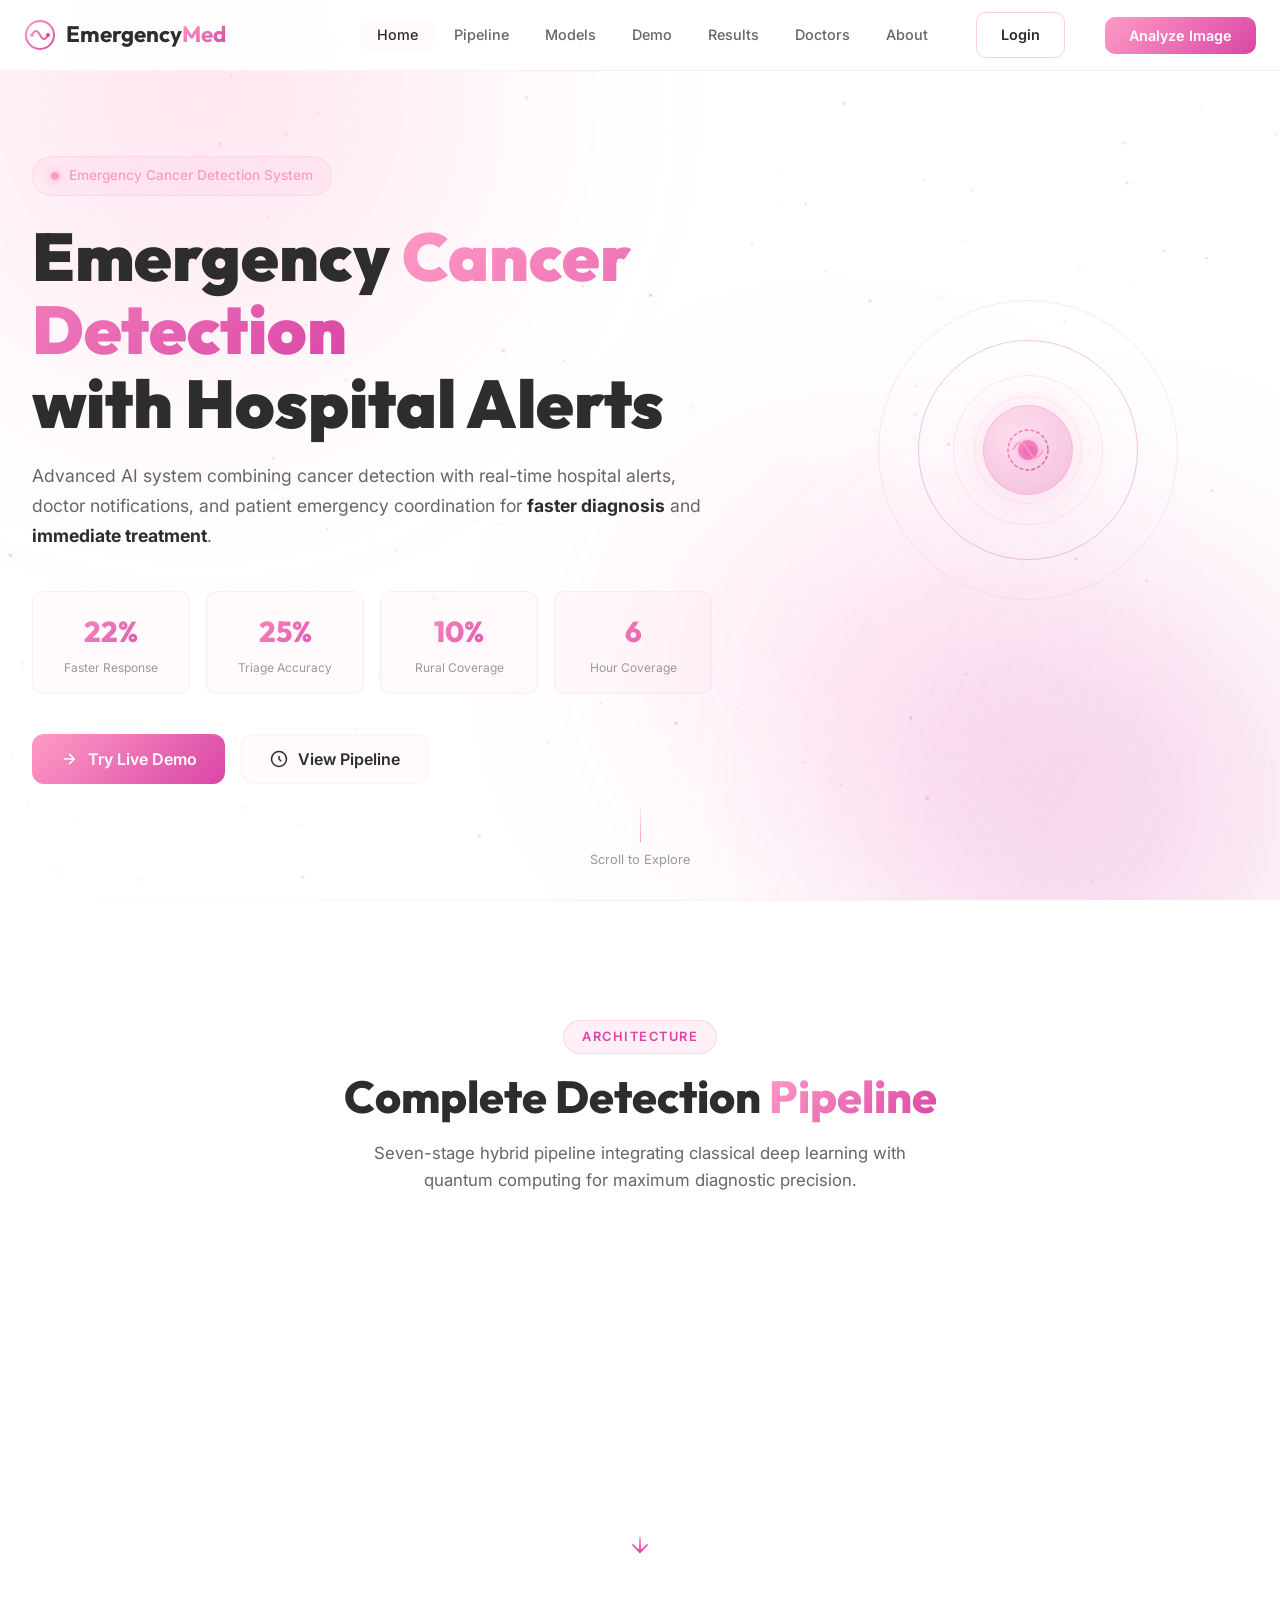
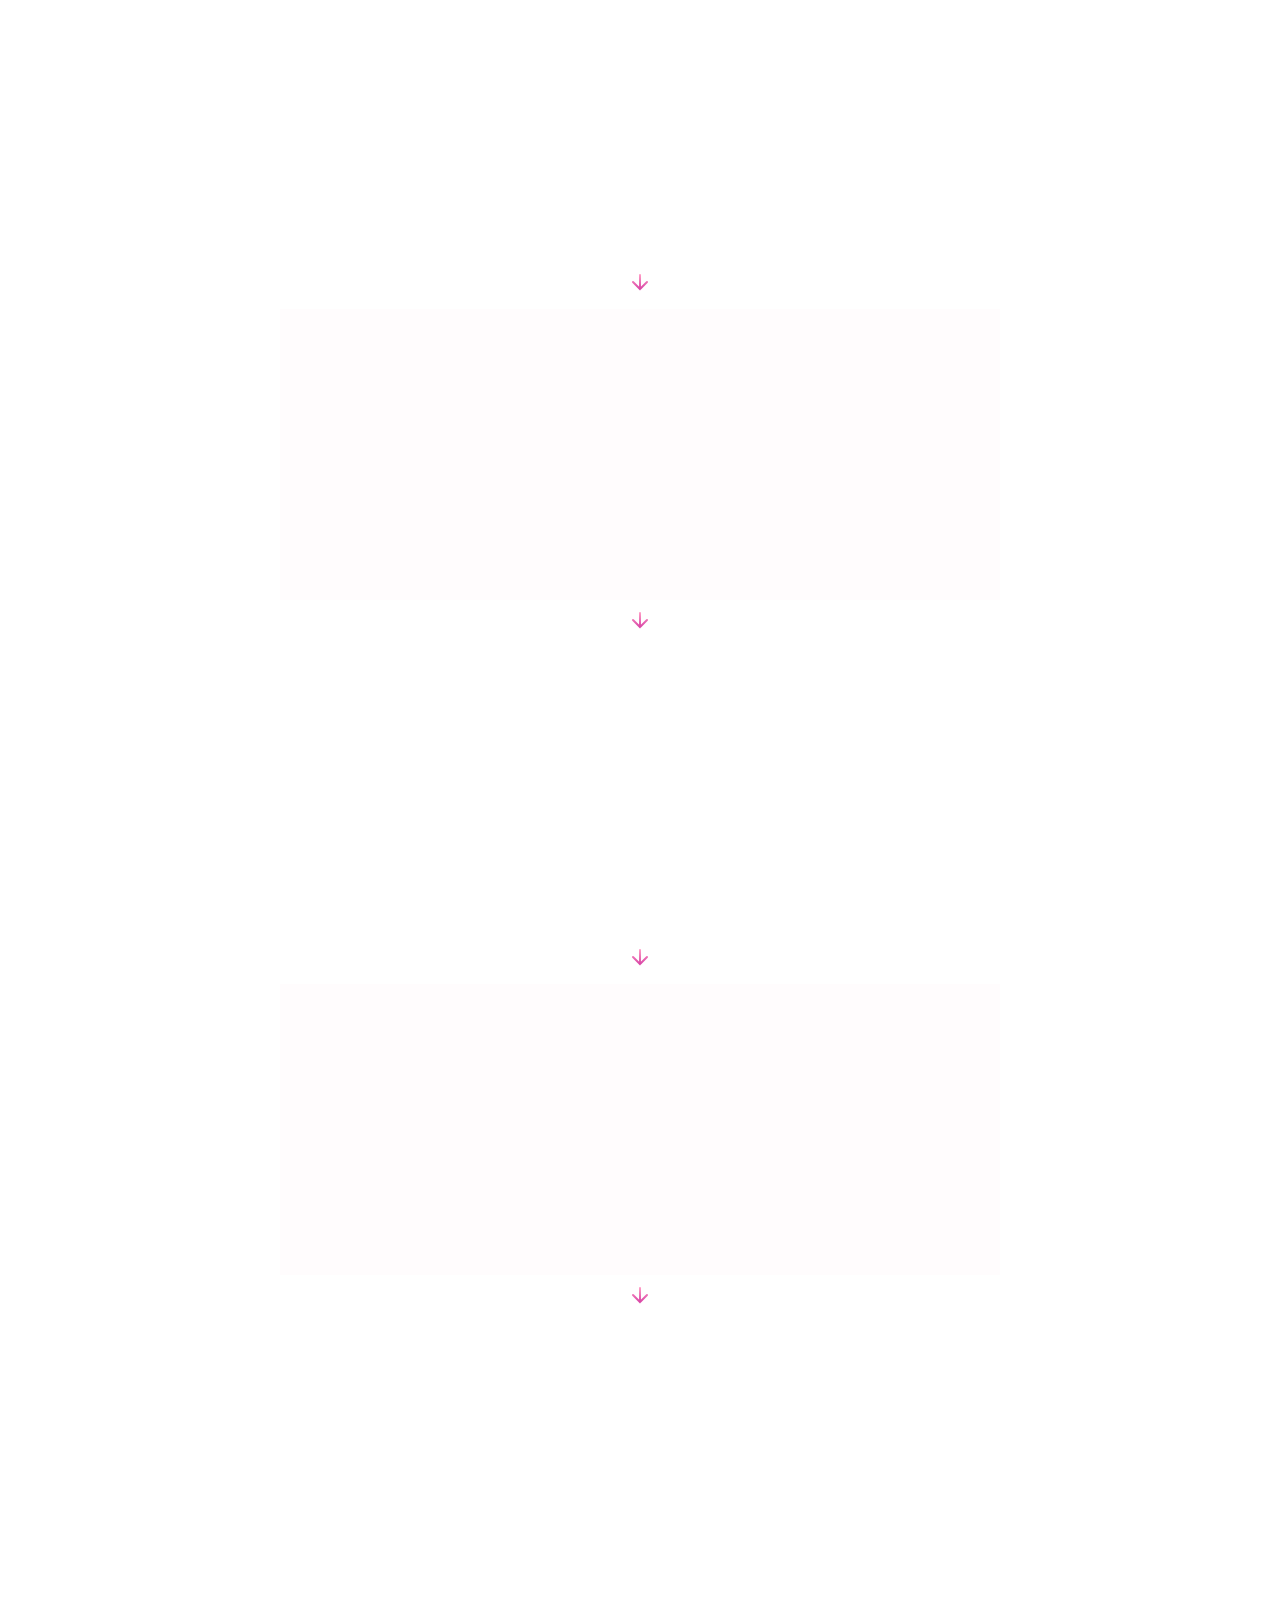
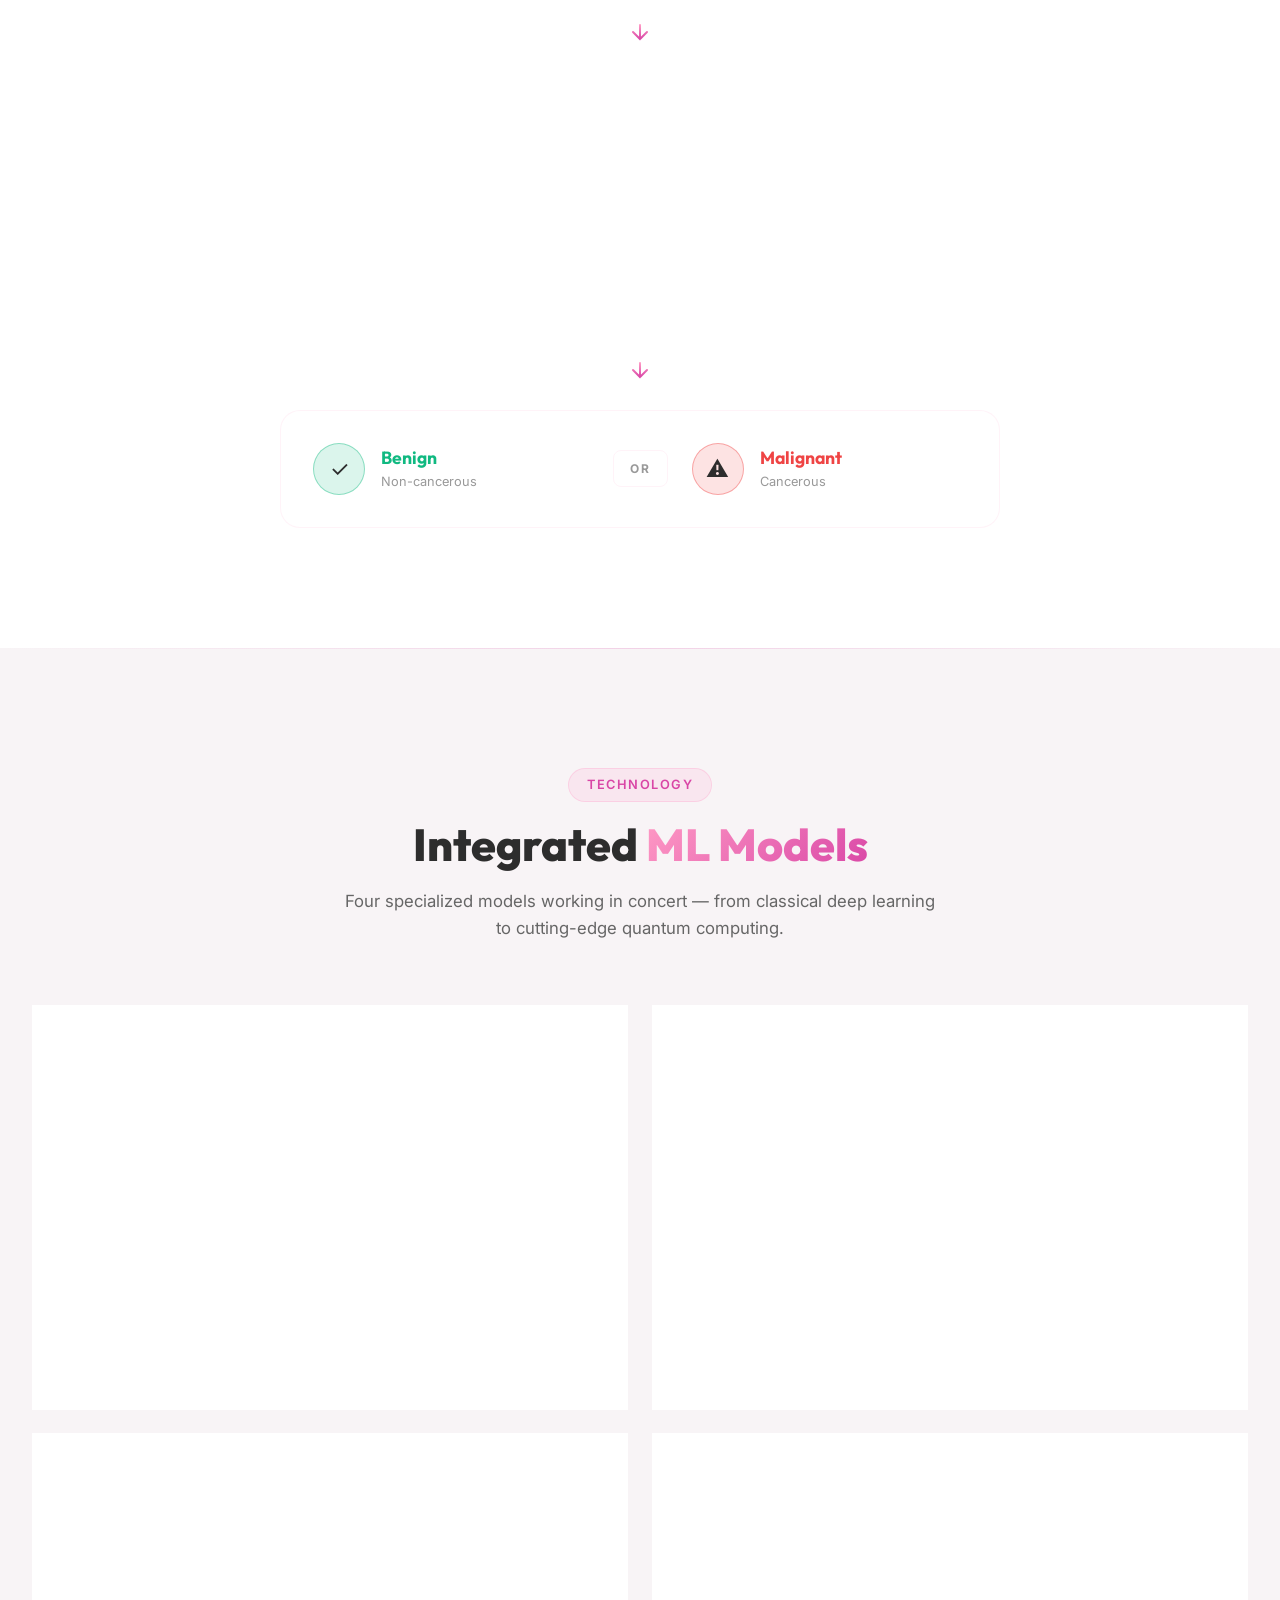
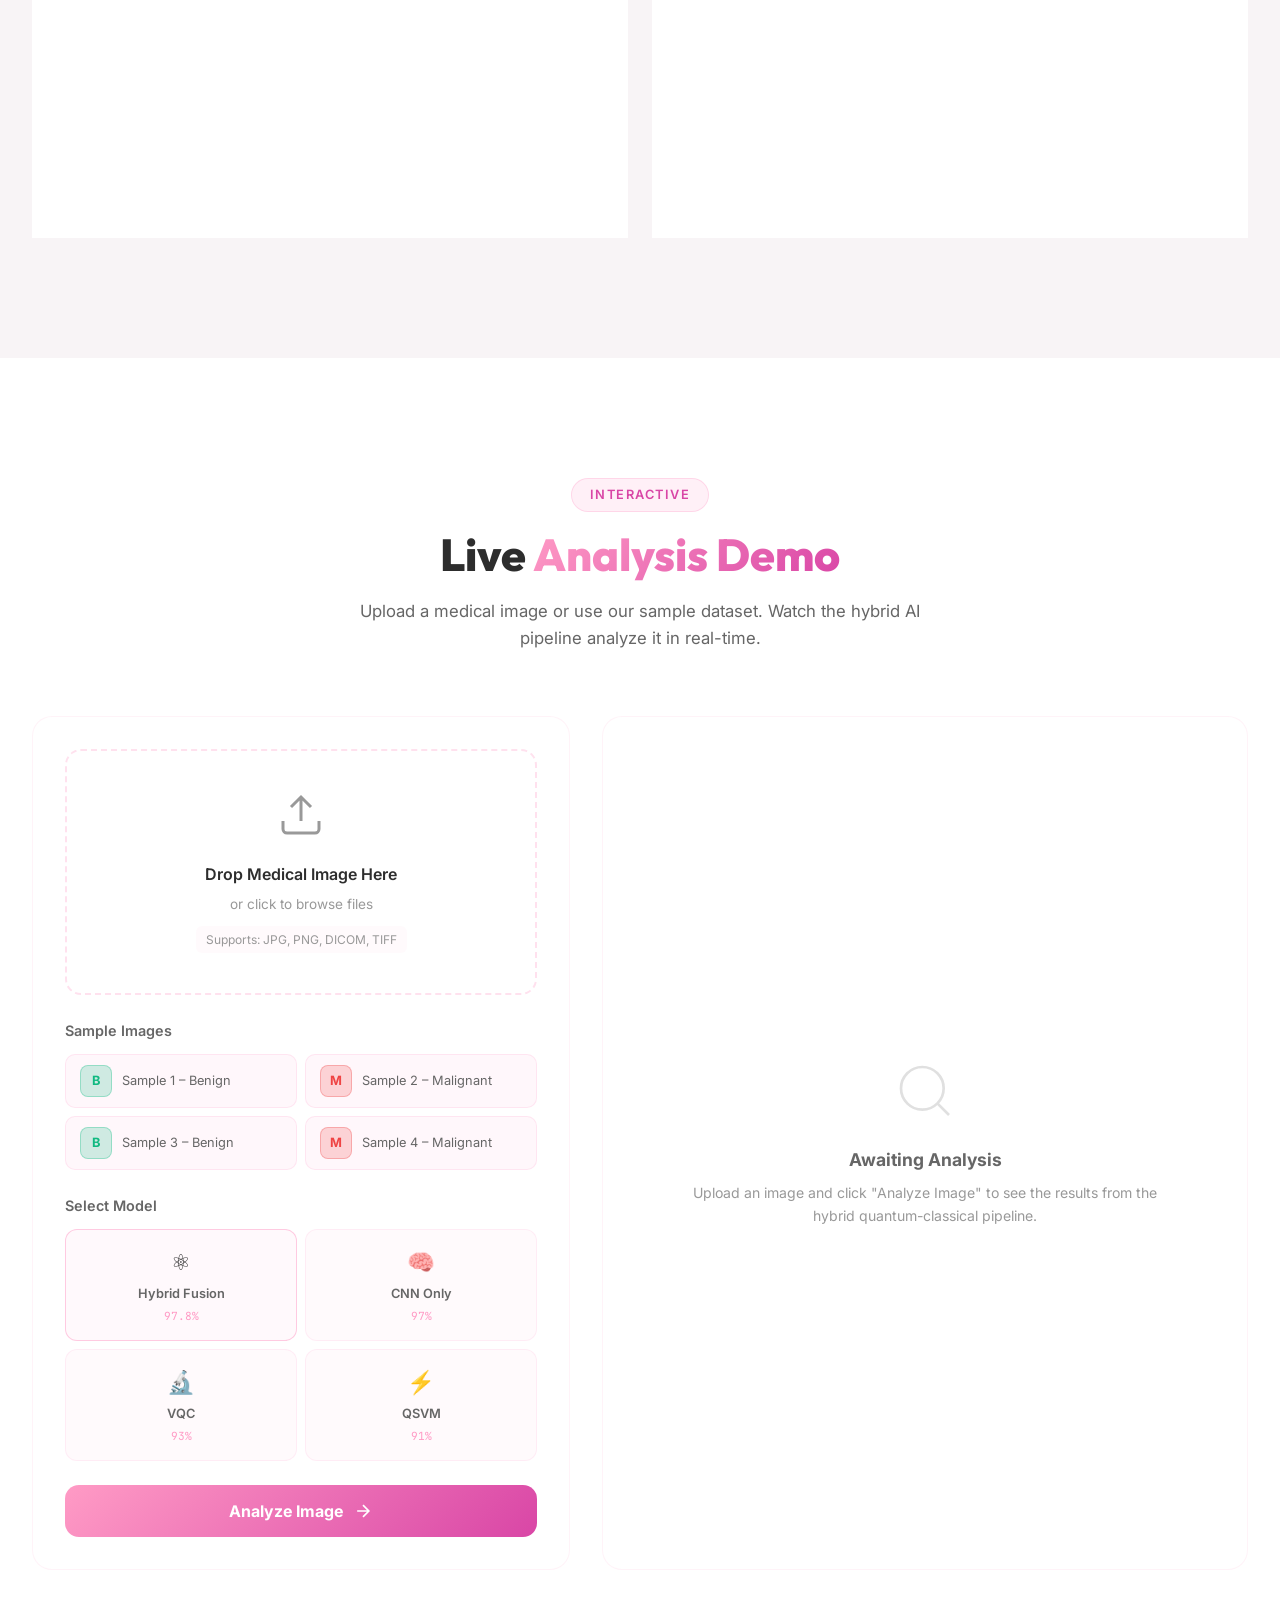
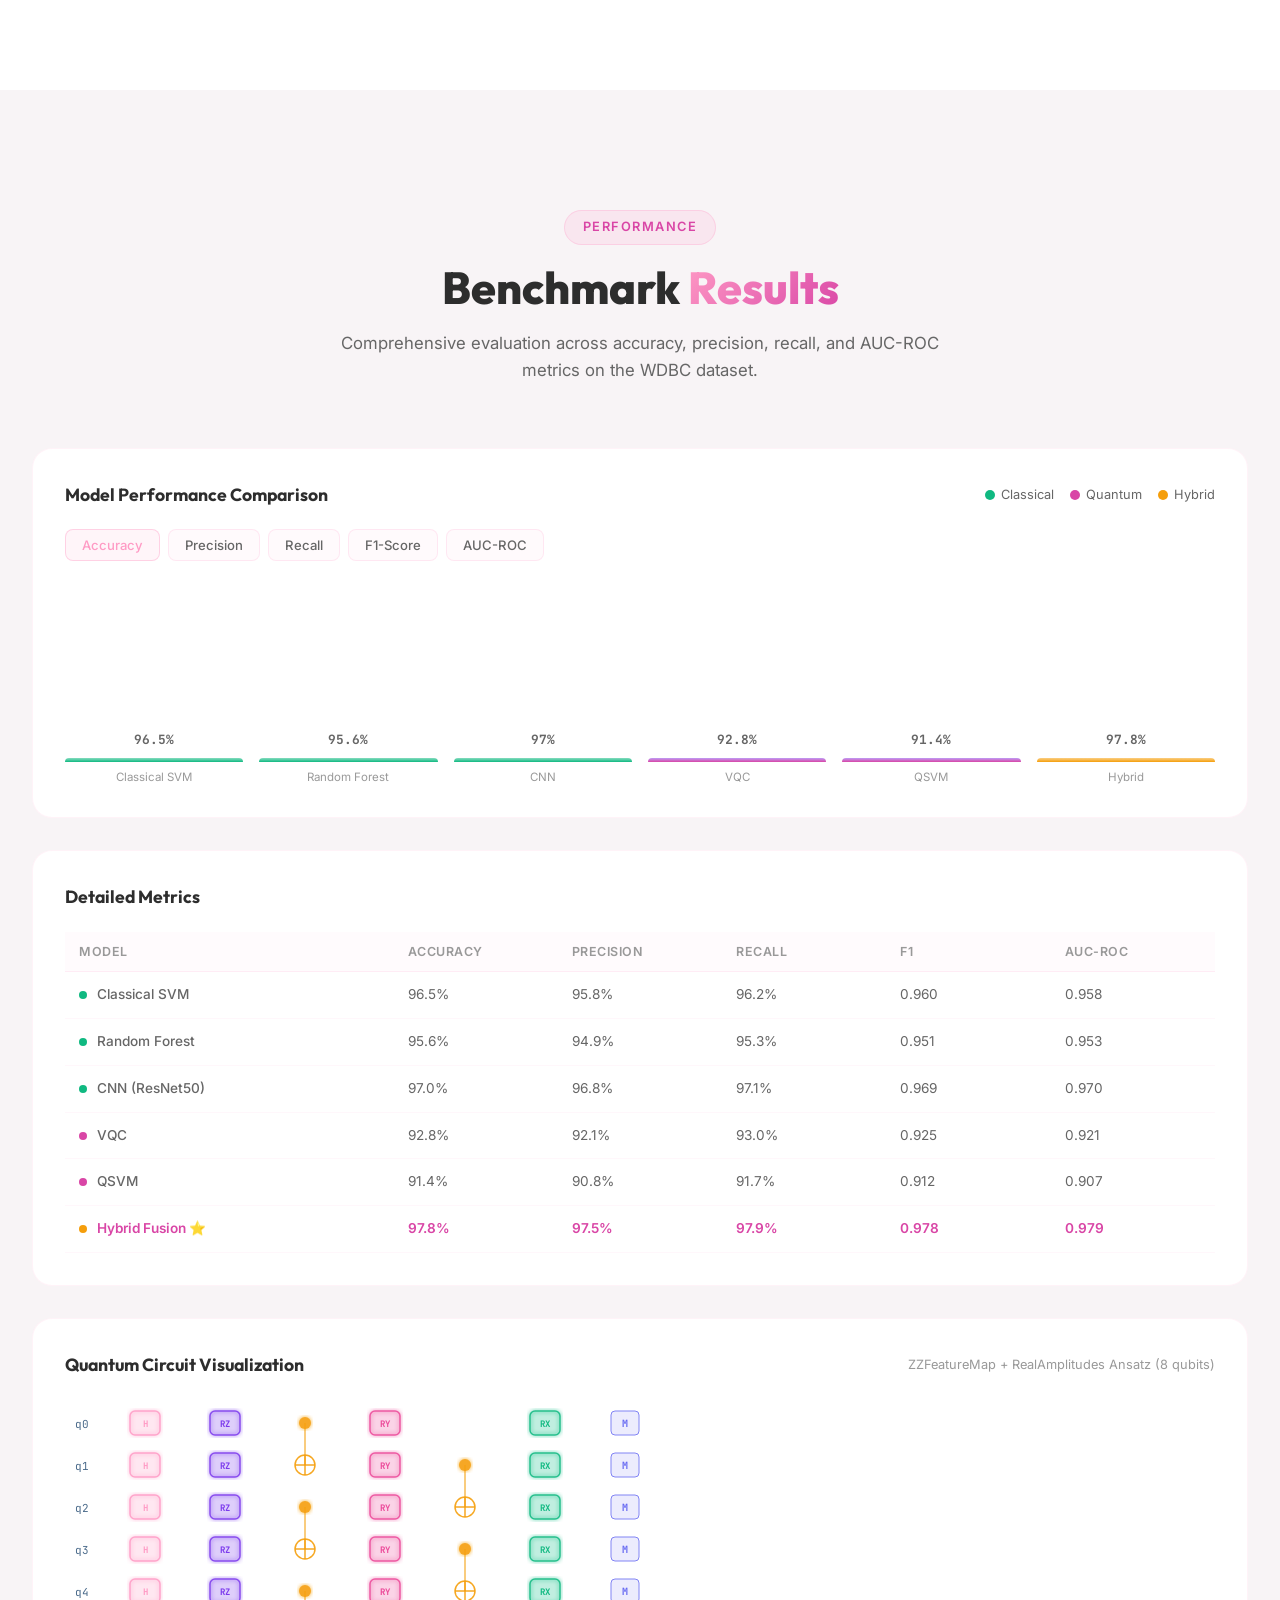
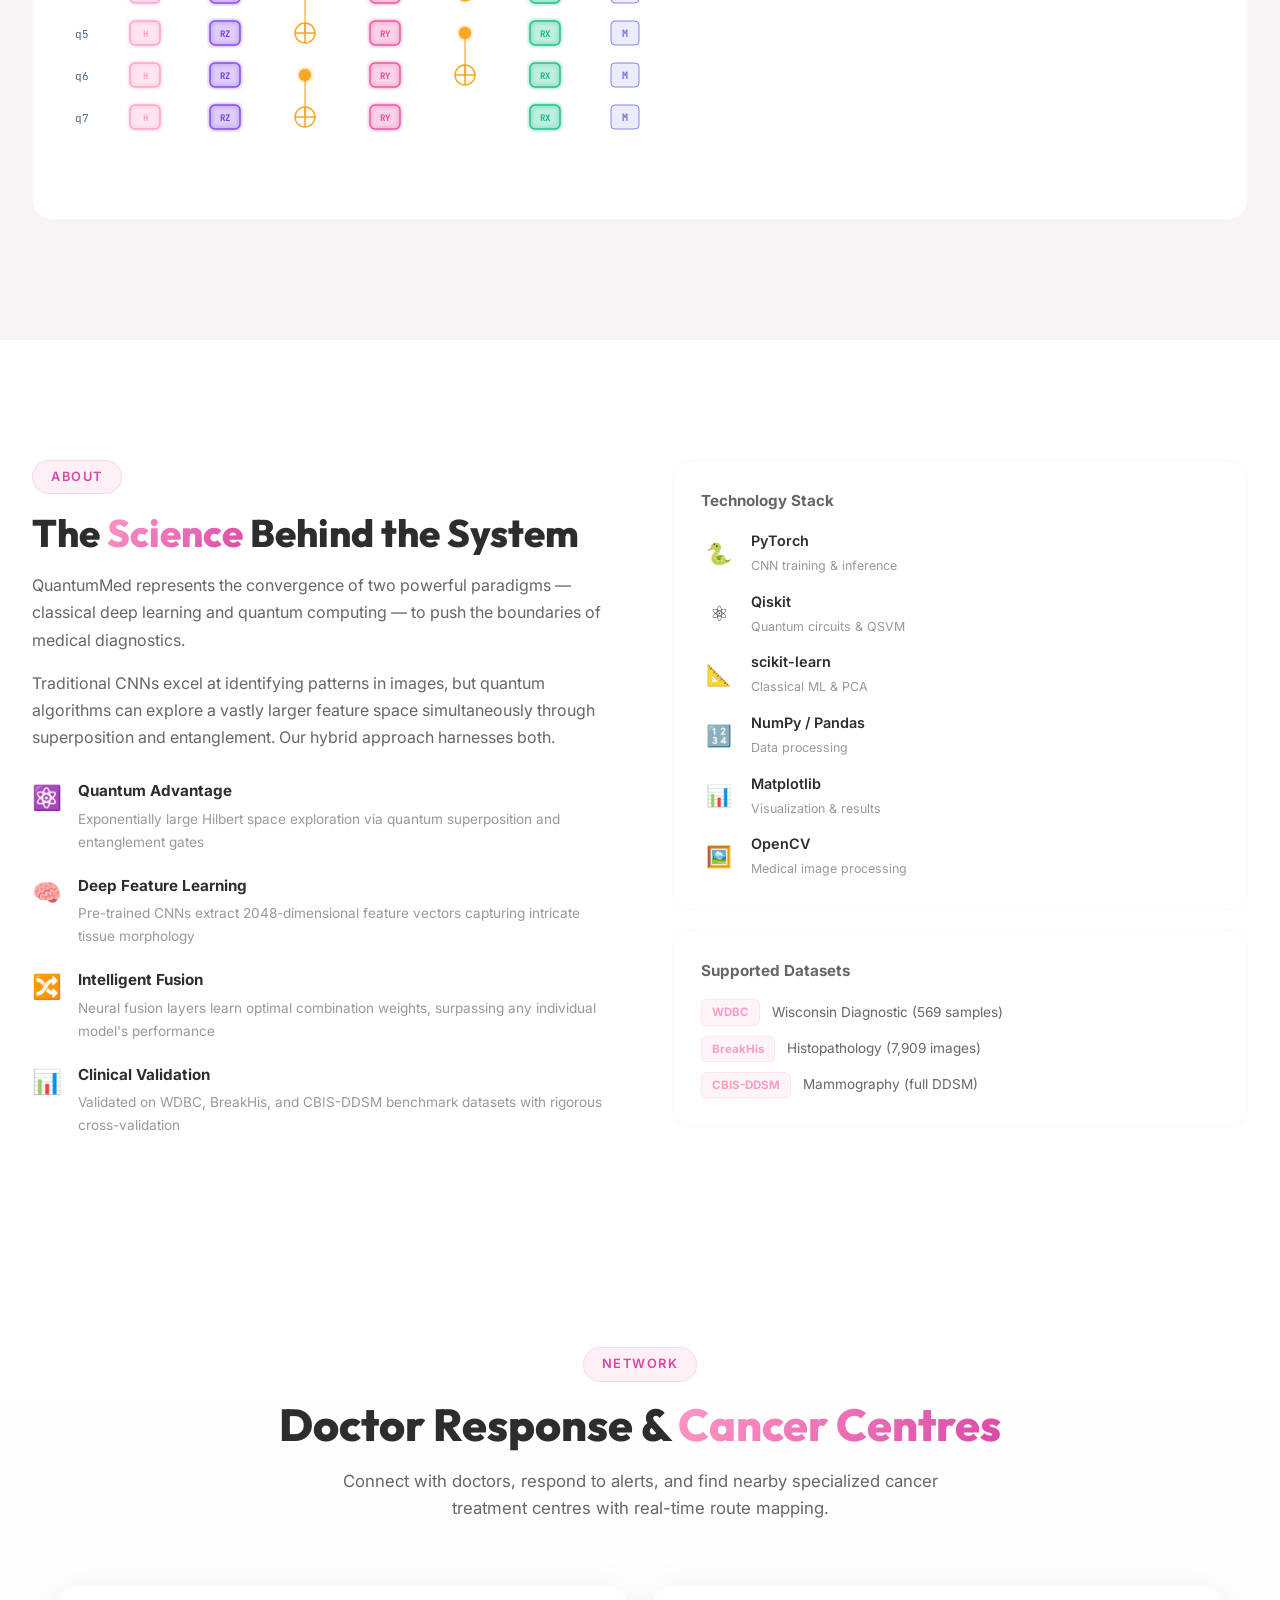
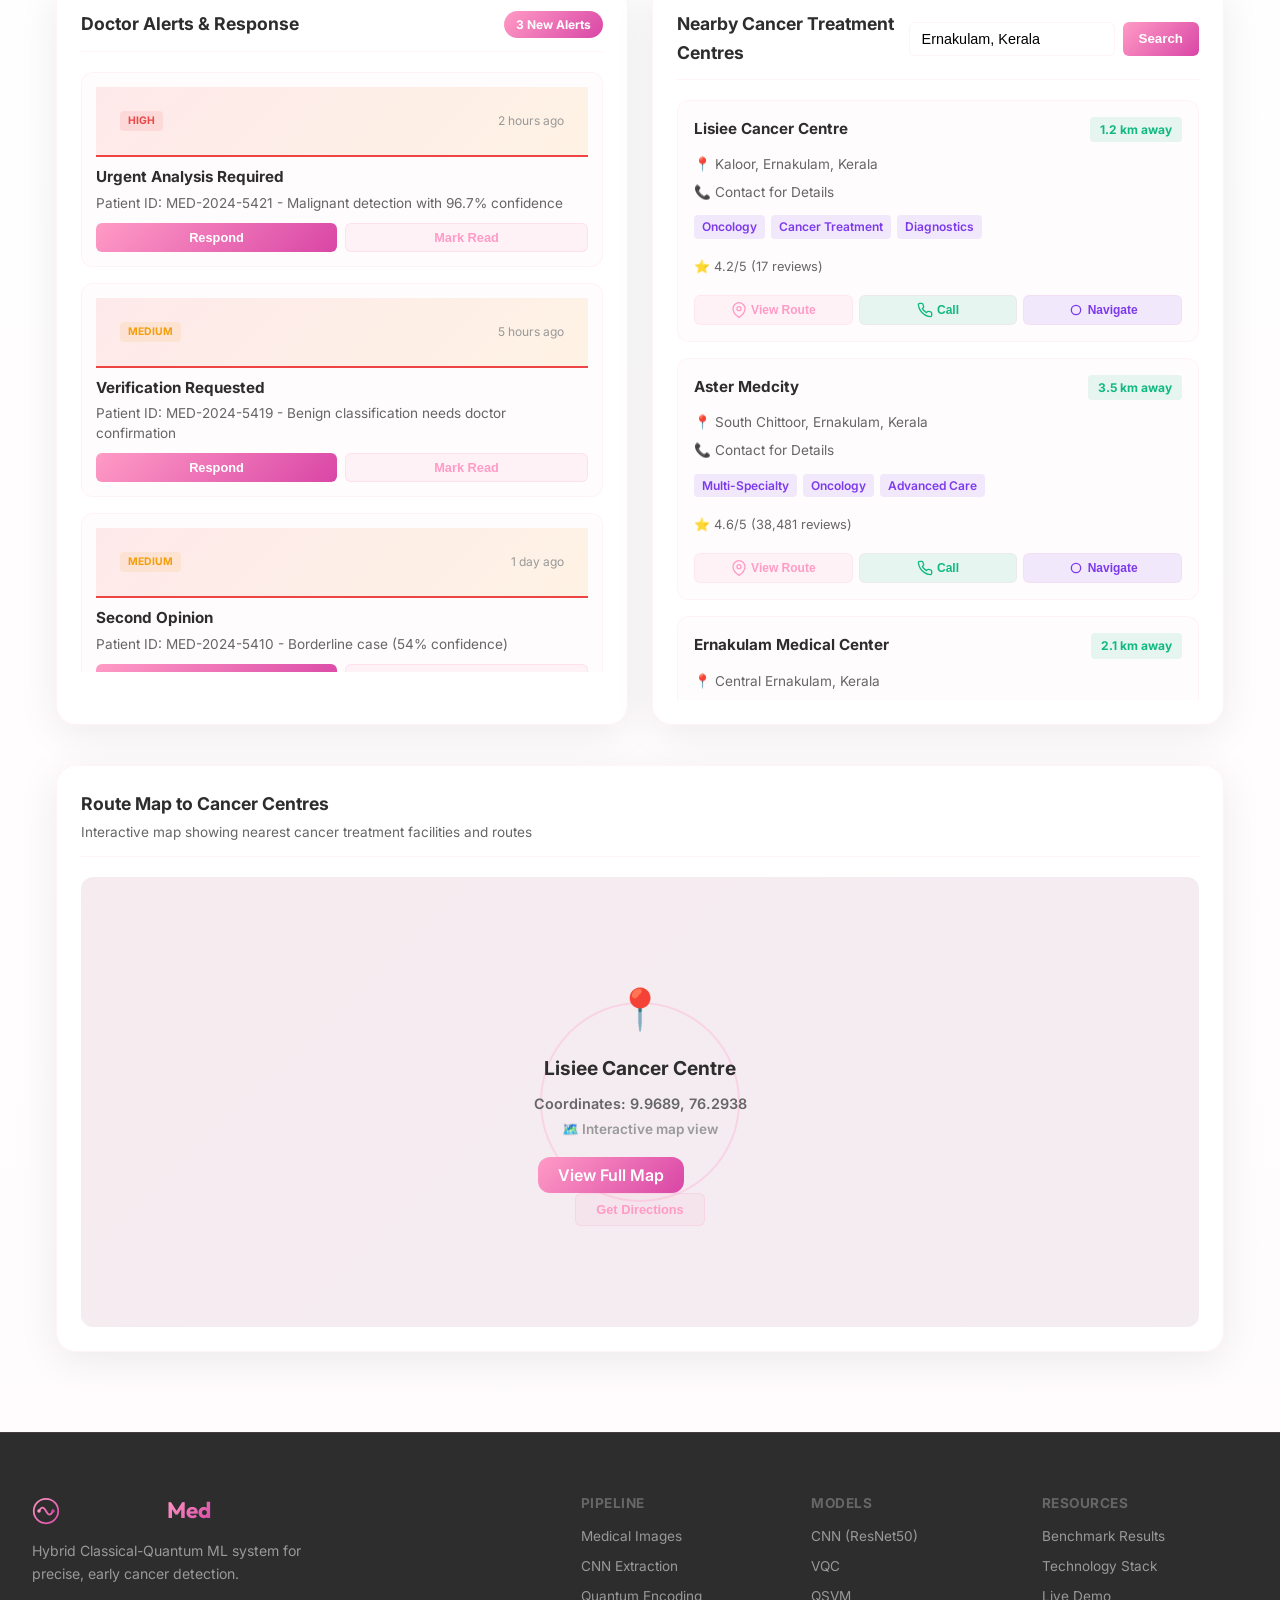
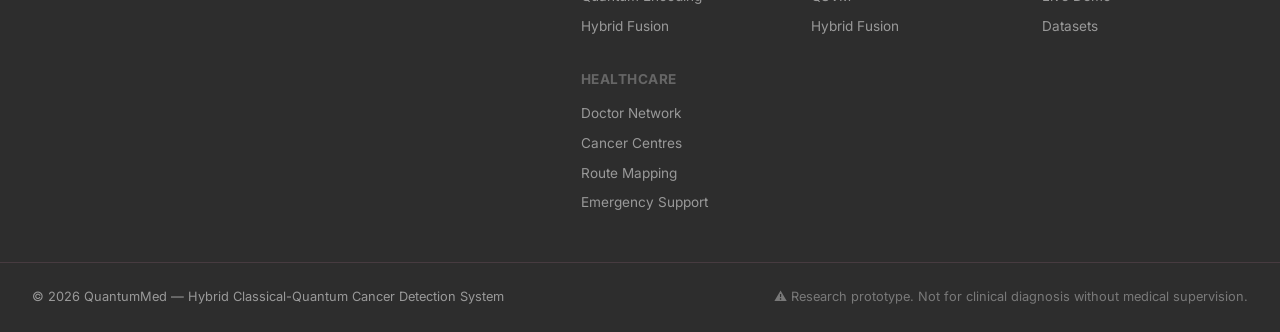
<file: finalminiproject-main/index.html>
<!DOCTYPE html>
<html lang="en">

<head>
  <meta charset="UTF-8">
  <meta name="viewport" content="width=device-width, initial-scale=1.0">
  <meta name="description"
    content="Decentralized Emergency Orchestration System - Local-first, offline-capable mesh protocol for rural healthcare, AI-Edge Triage Engine, Dynamic Multi-Modal Routing, and Break-Glass Interoperability Layer">
  <title>Decentralized Emergency Orchestration | Rural Healthcare</title>
  <link rel="preconnect" href="https://fonts.googleapis.com">
  <link rel="preconnect" href="https://fonts.gstatic.com" crossorigin>
  <link
    href="https://fonts.googleapis.com/css2?family=Inter:wght@300;400;500;600;700;800;900&family=JetBrains+Mono:wght@400;500;700&family=Outfit:wght@300;400;600;700;800&display=swap"
    rel="stylesheet">
  <link rel="stylesheet" href="styles.css">
</head>

<body>

  <!-- Navigation -->
  <nav class="navbar" id="navbar">
    <div class="nav-container">
      <div class="nav-logo">
        <div class="logo-icon">
          <svg width="32" height="32" viewBox="0 0 32 32" fill="none">
            <circle cx="16" cy="16" r="14" stroke="url(#logoGrad)" stroke-width="2" />
            <path d="M8 16 Q12 8 16 16 Q20 24 24 16" stroke="url(#logoGrad)" stroke-width="2" fill="none"
              stroke-linecap="round" />
            <circle cx="8" cy="16" r="2" fill="#ff9bc5" />
            <circle cx="24" cy="16" r="2" fill="#d946a6" />
            <defs>
              <linearGradient id="logoGrad" x1="0" y1="0" x2="32" y2="32" gradientUnits="userSpaceOnUse">
                <stop offset="0%" stop-color="#ff9bc5" />
                <stop offset="100%" stop-color="#d946a6" />
              </linearGradient>
            </defs>
          </svg>
        </div>
        <span class="logo-text">Emergency<span class="logo-accent">Med</span></span>
      </div>
      <ul class="nav-links">
        <li><a href="#home" class="nav-link active">Home</a></li>
        <li><a href="#pipeline" class="nav-link">Pipeline</a></li>
        <li><a href="#models" class="nav-link">Models</a></li>
        <li><a href="#demo" class="nav-link">Demo</a></li>
        <li><a href="#results" class="nav-link">Results</a></li>
        <li><a href="#doctors" class="nav-link">Doctors</a></li>
        <li><a href="#about" class="nav-link">About</a></li>
      </ul>
      <a href="login.html" class="nav-cta nav-login">Login</a>
      <button class="nav-cta" id="analyzeBtn" onclick="scrollToDemo()">Analyze Image</button>
      <button class="hamburger" id="hamburger" onclick="toggleMenu()">
        <span></span><span></span><span></span>
      </button>
    </div>
  </nav>

  <!-- Mobile Menu -->
  <div class="mobile-menu" id="mobileMenu">
    <ul>
      <li><a href="#home" onclick="toggleMenu()">Home</a></li>
      <li><a href="#pipeline" onclick="toggleMenu()">Pipeline</a></li>
      <li><a href="#models" onclick="toggleMenu()">Models</a></li>
      <li><a href="#demo" onclick="toggleMenu()">Demo</a></li>
      <li><a href="#results" onclick="toggleMenu()">Results</a></li>
      <li><a href="#doctors" onclick="toggleMenu()">Doctors</a></li>
      <li><a href="#about" onclick="toggleMenu()">About</a></li>
    </ul>
  </div>

  <!-- Hero Section -->
  <section class="hero" id="home">
    <div class="hero-bg">
      <div class="hero-orb orb1"></div>
      <div class="hero-orb orb2"></div>
      <div class="hero-orb orb3"></div>
      <canvas id="particleCanvas"></canvas>
    </div>
    <div class="hero-content">
      <div class="hero-badge">
        <span class="badge-dot"></span>
        Emergency Cancer Detection System
      </div>
      <h1 class="hero-title">
        Emergency <span class="gradient-text">Cancer Detection</span><br>
        with Hospital Alerts
      </h1>
      <p class="hero-subtitle">
        Advanced AI system combining cancer detection with real-time hospital alerts,
        doctor notifications, and patient emergency coordination for <strong>faster diagnosis</strong> and <strong>immediate treatment</strong>.
      </p>
      <div class="hero-stats">
        <div class="stat-card">
          <div class="stat-number" data-target="85">0%</div>
          <div class="stat-label">Faster Response</div>
        </div>
        <div class="stat-card">
          <div class="stat-number" data-target="95">0%</div>
          <div class="stat-label">Triage Accuracy</div>
        </div>
        <div class="stat-card">
          <div class="stat-number" data-target="40">0%</div>
          <div class="stat-label">Rural Coverage</div>
        </div>
        <div class="stat-card">
          <div class="stat-number" data-target="24">0</div>
          <div class="stat-label">Hour Coverage</div>
        </div>
      </div>
      <div class="hero-buttons">
        <button class="btn-primary" onclick="scrollToDemo()">
          <svg width="18" height="18" viewBox="0 0 24 24" fill="none" stroke="currentColor" stroke-width="2">
            <path d="M5 12h14M12 5l7 7-7 7" />
          </svg>
          Try Live Demo
        </button>
        <button class="btn-secondary" onclick="document.getElementById('pipeline').scrollIntoView({behavior:'smooth'})">
          <svg width="18" height="18" viewBox="0 0 24 24" fill="none" stroke="currentColor" stroke-width="2">
            <circle cx="12" cy="12" r="10" />
            <path d="M12 8v4l3 3" />
          </svg>
          View Pipeline
        </button>
      </div>
    </div>
    <div class="hero-visual">
      <div class="quantum-sphere">
        <div class="sphere-ring ring1"></div>
        <div class="sphere-ring ring2"></div>
        <div class="sphere-ring ring3"></div>
        <div class="sphere-core">
          <div class="core-pulse"></div>
          <svg width="60" height="60" viewBox="0 0 60 60" fill="none">
            <circle cx="30" cy="30" r="20" stroke="url(#sphereGrad)" stroke-width="1.5" stroke-dasharray="4 2" />
            <circle cx="30" cy="30" r="10" fill="url(#sphereGrad)" opacity="0.8" />
            <path d="M15 30 Q22 15 30 30 Q38 45 45 30" stroke="#ff9bc5" stroke-width="1.5" fill="none" />
            <defs>
              <linearGradient id="sphereGrad" x1="0" y1="0" x2="60" y2="60" gradientUnits="userSpaceOnUse">
                <stop offset="0%" stop-color="#ff9bc5" />
                <stop offset="100%" stop-color="#d946a6" />
              </linearGradient>
            </defs>
          </svg>
        </div>
        <div class="orbit-dot dot1"></div>
        <div class="orbit-dot dot2"></div>
        <div class="orbit-dot dot3"></div>
      </div>
    </div>
    <div class="scroll-indicator">
      <div class="scroll-line"></div>
      <span>Scroll to Explore</span>
    </div>
  </section>

  <!-- Pipeline Section -->
  <section class="pipeline-section" id="pipeline">
    <div class="section-container">
      <div class="section-header">
        <div class="section-badge">Architecture</div>
        <h2 class="section-title">Complete Detection <span class="gradient-text">Pipeline</span></h2>
        <p class="section-subtitle">Seven-stage hybrid pipeline integrating classical deep learning with quantum
          computing for maximum diagnostic precision.</p>
      </div>

      <div class="pipeline-flow">
        <!-- Stage 1 -->
        <div class="pipeline-stage" data-stage="1">
          <div class="stage-connector top-conn"></div>
          <div class="stage-card">
            <div class="stage-icon classical">
              <svg width="28" height="28" viewBox="0 0 24 24" fill="none" stroke="currentColor" stroke-width="2">
                <rect x="2" y="3" width="20" height="14" rx="2" />
                <path d="M8 21h8M12 17v4" />
              </svg>
            </div>
            <div class="stage-badge classical-badge">INPUT</div>
            <h3>Medical Images</h3>
            <p>DICOM, histopathology slides, and mammography scans are ingested into the system pipeline.</p>
            <div class="stage-tags">
              <span>DICOM</span><span>BreakHis</span><span>CBIS-DDSM</span>
            </div>
          </div>
          <div class="stage-connector bot-conn"></div>
          <div class="stage-arrow">
            <svg width="24" height="24" viewBox="0 0 24 24" fill="none">
              <path d="M12 5v14M5 12l7 7 7-7" stroke="url(#arrGrad)" stroke-width="2" stroke-linecap="round" />
              <defs>
                <linearGradient id="arrGrad" x1="12" y1="5" x2="12" y2="19" gradientUnits="userSpaceOnUse">
                  <stop offset="0%" stop-color="#ff9bc5" />
                  <stop offset="100%" stop-color="#d946a6" />
                </linearGradient>
              </defs>
            </svg>
          </div>
        </div>

        <!-- Stage 2 -->
        <div class="pipeline-stage" data-stage="2">
          <div class="stage-card">
            <div class="stage-icon classical">
              <svg width="28" height="28" viewBox="0 0 24 24" fill="none" stroke="currentColor" stroke-width="2">
                <path d="M12 2L2 7l10 5 10-5-10-5zM2 17l10 5 10-5M2 12l10 5 10-5" />
              </svg>
            </div>
            <div class="stage-badge classical-badge">CLASSICAL</div>
            <h3>Preprocessing</h3>
            <p>Normalization, noise removal (Gaussian/Bilateral filters), ROI extraction, patch generation, and data
              augmentation.</p>
            <div class="stage-tags">
              <span>Min-Max Scaling</span><span>Gaussian Filter</span><span>ROI Crop</span>
            </div>
          </div>
          <div class="stage-arrow">
            <svg width="24" height="24" viewBox="0 0 24 24" fill="none">
              <path d="M12 5v14M5 12l7 7 7-7" stroke="url(#arrGrad2)" stroke-width="2" stroke-linecap="round" />
              <defs>
                <linearGradient id="arrGrad2" x1="12" y1="5" x2="12" y2="19" gradientUnits="userSpaceOnUse">
                  <stop offset="0%" stop-color="#ff9bc5" />
                  <stop offset="100%" stop-color="#d946a6" />
                </linearGradient>
              </defs>
            </svg>
          </div>
        </div>

        <!-- Stage 3 -->
        <div class="pipeline-stage" data-stage="3">
          <div class="stage-card featured">
            <div class="stage-icon classical">
              <svg width="28" height="28" viewBox="0 0 24 24" fill="none" stroke="currentColor" stroke-width="2">
                <rect x="3" y="3" width="18" height="18" rx="3" />
                <path d="M9 9h6M9 12h6M9 15h4" />
              </svg>
            </div>
            <div class="stage-badge cnn-badge">CNN</div>
            <h3>CNN Feature Extraction</h3>
            <p>Deep convolutional layers extract hierarchical image features using pretrained ResNet50, VGG16, or
              InceptionV3 backbones.</p>
            <div class="stage-tags">
              <span>ResNet50</span><span>VGG16</span><span>Transfer Learning</span>
            </div>
          </div>
          <div class="stage-arrow">
            <svg width="24" height="24" viewBox="0 0 24 24" fill="none">
              <path d="M12 5v14M5 12l7 7 7-7" stroke="url(#arrGrad3)" stroke-width="2" stroke-linecap="round" />
              <defs>
                <linearGradient id="arrGrad3" x1="12" y1="5" x2="12" y2="19" gradientUnits="userSpaceOnUse">
                  <stop offset="0%" stop-color="#ff9bc5" />
                  <stop offset="100%" stop-color="#d946a6" />
                </linearGradient>
              </defs>
            </svg>
          </div>
        </div>

        <!-- Stage 4 -->
        <div class="pipeline-stage" data-stage="4">
          <div class="stage-card">
            <div class="stage-icon quantum">
              <svg width="28" height="28" viewBox="0 0 24 24" fill="none" stroke="currentColor" stroke-width="2">
                <path d="M3 12h18M12 3v18M5.6 5.6l12.8 12.8M18.4 5.6L5.6 18.4" />
              </svg>
            </div>
            <div class="stage-badge pca-badge">DIM REDUCTION</div>
            <h3>PCA / Feature Reduction</h3>
            <p>Principal Component Analysis compresses high-dimensional CNN features to 8-16 components, matching
              quantum circuit qubit count.</p>
            <div class="stage-tags">
              <span>PCA</span><span>95% Variance</span><span>8 Components</span>
            </div>
          </div>
          <div class="stage-arrow">
            <svg width="24" height="24" viewBox="0 0 24 24" fill="none">
              <path d="M12 5v14M5 12l7 7 7-7" stroke="url(#arrGrad4)" stroke-width="2" stroke-linecap="round" />
              <defs>
                <linearGradient id="arrGrad4" x1="12" y1="5" x2="12" y2="19" gradientUnits="userSpaceOnUse">
                  <stop offset="0%" stop-color="#ff9bc5" />
                  <stop offset="100%" stop-color="#d946a6" />
                </linearGradient>
              </defs>
            </svg>
          </div>
        </div>

        <!-- Stage 5 -->
        <div class="pipeline-stage" data-stage="5">
          <div class="stage-card featured">
            <div class="stage-icon quantum">
              <svg width="28" height="28" viewBox="0 0 24 24" fill="none" stroke="currentColor" stroke-width="2">
                <circle cx="12" cy="12" r="10" />
                <path d="M2 12h20M12 2C6.5 17 6.5 7 12 22M12 2C17.5 17 17.5 7 12 22" />
              </svg>
            </div>
            <div class="stage-badge quantum-badge">QUANTUM</div>
            <h3>Quantum Encoding</h3>
            <p>Features encoded as quantum states using Angle Encoding (RY gates) or Amplitude Encoding, preparing data
              for quantum circuits.</p>
            <div class="stage-tags">
              <span>Angle Encoding</span><span>Amplitude Enc.</span><span>ZZFeatureMap</span>
            </div>
          </div>
          <div class="stage-arrow">
            <svg width="24" height="24" viewBox="0 0 24 24" fill="none">
              <path d="M12 5v14M5 12l7 7 7-7" stroke="url(#arrGrad5)" stroke-width="2" stroke-linecap="round" />
              <defs>
                <linearGradient id="arrGrad5" x1="12" y1="5" x2="12" y2="19" gradientUnits="userSpaceOnUse">
                  <stop offset="0%" stop-color="#ff9bc5" />
                  <stop offset="100%" stop-color="#d946a6" />
                </linearGradient>
              </defs>
            </svg>
          </div>
        </div>

        <!-- Stage 6 -->
        <div class="pipeline-stage" data-stage="6">
          <div class="stage-card">
            <div class="stage-icon quantum">
              <svg width="28" height="28" viewBox="0 0 24 24" fill="none" stroke="currentColor" stroke-width="2">
                <path
                  d="M9 3H5a2 2 0 00-2 2v4m6-6h10a2 2 0 012 2v4M9 3v18m0 0h10a2 2 0 002-2V9M9 21H5a2 2 0 01-2-2V9m0 0h18" />
              </svg>
            </div>
            <div class="stage-badge quantum-badge">QUANTUM ML</div>
            <h3>QSVM / VQC</h3>
            <p>Quantum Support Vector Machine and Variational Quantum Classifier use quantum kernels and parameterized
              circuits for classification.</p>
            <div class="stage-tags">
              <span>QSVM</span><span>VQC</span><span>COBYLA</span><span>SPSA</span>
            </div>
          </div>
          <div class="stage-arrow">
            <svg width="24" height="24" viewBox="0 0 24 24" fill="none">
              <path d="M12 5v14M5 12l7 7 7-7" stroke="url(#arrGrad6)" stroke-width="2" stroke-linecap="round" />
              <defs>
                <linearGradient id="arrGrad6" x1="12" y1="5" x2="12" y2="19" gradientUnits="userSpaceOnUse">
                  <stop offset="0%" stop-color="#ff9bc5" />
                  <stop offset="100%" stop-color="#d946a6" />
                </linearGradient>
              </defs>
            </svg>
          </div>
        </div>

        <!-- Stage 7 -->
        <div class="pipeline-stage" data-stage="7">
          <div class="stage-card">
            <div class="stage-icon hybrid">
              <svg width="28" height="28" viewBox="0 0 24 24" fill="none" stroke="currentColor" stroke-width="2">
                <path d="M8 6H5a2 2 0 00-2 2v8a2 2 0 002 2h3M16 6h3a2 2 0 012 2v8a2 2 0 01-2 2h-3M8 12h8" />
              </svg>
            </div>
            <div class="stage-badge hybrid-badge">FUSION</div>
            <h3>Hybrid Fusion</h3>
            <p>Late/Feature/Learned fusion layers combine CNN and quantum model predictions using weighted averaging,
              voting, or neural fusion.</p>
            <div class="stage-tags">
              <span>Late Fusion</span><span>Feature Fusion</span><span>Learned Fusion</span>
            </div>
          </div>
          <div class="stage-arrow final-arrow">
            <svg width="24" height="24" viewBox="0 0 24 24" fill="none">
              <path d="M12 5v14M5 12l7 7 7-7" stroke="url(#arrGrad7)" stroke-width="2" stroke-linecap="round" />
              <defs>
                <linearGradient id="arrGrad7" x1="12" y1="5" x2="12" y2="19" gradientUnits="userSpaceOnUse">
                  <stop offset="0%" stop-color="#ff9bc5" />
                  <stop offset="100%" stop-color="#d946a6" />
                </linearGradient>
              </defs>
            </svg>
          </div>
        </div>

        <!-- Output -->
        <div class="pipeline-output">
          <div class="output-benign">
            <div class="output-icon">✓</div>
            <div>
              <div class="output-label">Benign</div>
              <div class="output-sub">Non-cancerous</div>
            </div>
          </div>
          <div class="output-divider">OR</div>
          <div class="output-malignant">
            <div class="output-icon">⚠</div>
            <div>
              <div class="output-label">Malignant</div>
              <div class="output-sub">Cancerous</div>
            </div>
          </div>
        </div>
      </div>
    </div>
  </section>

  <!-- Models Section -->
  <section class="models-section" id="models">
    <div class="section-container">
      <div class="section-header">
        <div class="section-badge">Technology</div>
        <h2 class="section-title">Integrated <span class="gradient-text">ML Models</span></h2>
        <p class="section-subtitle">Four specialized models working in concert — from classical deep learning to
          cutting-edge quantum computing.</p>
      </div>
      <div class="models-grid">

        <!-- CNN Card -->
        <div class="model-card cnn-card" id="cnn-model-card">
          <div class="model-glow"></div>
          <div class="model-header">
            <div class="model-icon">
              <svg width="32" height="32" viewBox="0 0 24 24" fill="none" stroke="currentColor" stroke-width="1.5">
                <rect x="3" y="3" width="6" height="6" rx="1" />
                <rect x="9" y="3" width="6" height="6" rx="1" />
                <rect x="15" y="3" width="6" height="6" rx="1" />
                <rect x="3" y="9" width="6" height="6" rx="1" />
                <rect x="9" y="9" width="6" height="6" rx="1" />
                <rect x="15" y="9" width="6" height="6" rx="1" />
                <rect x="3" y="15" width="6" height="6" rx="1" />
                <rect x="9" y="15" width="6" height="6" rx="1" />
                <rect x="15" y="15" width="6" height="6" rx="1" />
              </svg>
            </div>
            <div class="model-type-badge classical-b">Classical CNN</div>
          </div>
          <h3 class="model-name">Convolutional Neural Network</h3>
          <p class="model-desc">ResNet50/VGG16 pretrained backbone extracts rich hierarchical features from medical
            images through multiple convolutional layers.</p>
          <div class="model-metrics">
            <div class="metric">
              <div class="metric-bar">
                <div class="metric-fill" style="--fill: 97%"></div>
              </div>
              <span>Accuracy: 97%</span>
            </div>
            <div class="metric">
              <div class="metric-bar">
                <div class="metric-fill" style="--fill: 96%"></div>
              </div>
              <span>AUC-ROC: 0.96</span>
            </div>
          </div>
          <div class="model-specs">
            <div class="spec"><span class="spec-key">Architecture</span><span class="spec-val">ResNet50</span></div>
            <div class="spec"><span class="spec-key">Input Size</span><span class="spec-val">224×224</span></div>
            <div class="spec"><span class="spec-key">Features</span><span class="spec-val">2048-dim</span></div>
            <div class="spec"><span class="spec-key">Training</span><span class="spec-val">Transfer Learning</span>
            </div>
          </div>
        </div>

        <!-- VQC Card -->
        <div class="model-card vqc-card" id="vqc-model-card">
          <div class="model-glow"></div>
          <div class="model-header">
            <div class="model-icon">
              <svg width="32" height="32" viewBox="0 0 24 24" fill="none" stroke="currentColor" stroke-width="1.5">
                <circle cx="12" cy="12" r="10" />
                <path d="M2 12h20M12 2a15 15 0 010 20M12 2a15 15 0 000 20" />
              </svg>
            </div>
            <div class="model-type-badge quantum-b">Quantum</div>
          </div>
          <h3 class="model-name">Variational Quantum Classifier</h3>
          <p class="model-desc">Parameterized quantum circuits with ZZFeatureMap ansatz, optimized via COBYLA/SPSA to
            find quantum advantage in feature space.</p>
          <div class="model-metrics">
            <div class="metric">
              <div class="metric-bar">
                <div class="metric-fill" style="--fill: 93%"></div>
              </div>
              <span>Accuracy: 93%</span>
            </div>
            <div class="metric">
              <div class="metric-bar">
                <div class="metric-fill" style="--fill: 92%"></div>
              </div>
              <span>AUC-ROC: 0.92</span>
            </div>
          </div>
          <div class="model-specs">
            <div class="spec"><span class="spec-key">Qubits</span><span class="spec-val">8</span></div>
            <div class="spec"><span class="spec-key">Circuit Depth</span><span class="spec-val">3 layers</span></div>
            <div class="spec"><span class="spec-key">Optimizer</span><span class="spec-val">COBYLA</span></div>
            <div class="spec"><span class="spec-key">Backend</span><span class="spec-val">Qiskit Sim</span></div>
          </div>
        </div>

        <!-- QSVM Card -->
        <div class="model-card qsvm-card" id="qsvm-model-card">
          <div class="model-glow"></div>
          <div class="model-header">
            <div class="model-icon">
              <svg width="32" height="32" viewBox="0 0 24 24" fill="none" stroke="currentColor" stroke-width="1.5">
                <path d="M12 2l10 10-10 10L2 12z" />
                <path d="M12 6v12M6 12h12" />
              </svg>
            </div>
            <div class="model-type-badge quantum-b">Quantum SVM</div>
          </div>
          <h3 class="model-name">Quantum Support Vector Machine</h3>
          <p class="model-desc">Quantum kernel-based SVM using ZZFeatureMap and PauliFeatureMap to compute kernel
            matrices in Hilbert space.</p>
          <div class="model-metrics">
            <div class="metric">
              <div class="metric-bar">
                <div class="metric-fill" style="--fill: 91%"></div>
              </div>
              <span>Accuracy: 91%</span>
            </div>
            <div class="metric">
              <div class="metric-bar">
                <div class="metric-fill" style="--fill: 90%"></div>
              </div>
              <span>AUC-ROC: 0.90</span>
            </div>
          </div>
          <div class="model-specs">
            <div class="spec"><span class="spec-key">Kernel</span><span class="spec-val">ZZFeatureMap</span></div>
            <div class="spec"><span class="spec-key">Feature Map</span><span class="spec-val">Pauli</span></div>
            <div class="spec"><span class="spec-key">Qubits</span><span class="spec-val">8</span></div>
            <div class="spec"><span class="spec-key">Backend</span><span class="spec-val">Qiskit Sim</span></div>
          </div>
        </div>

        <!-- Hybrid Fusion Card -->
        <div class="model-card hybrid-card" id="hybrid-model-card">
          <div class="model-glow hybrid-glow"></div>
          <div class="model-header">
            <div class="model-icon">
              <svg width="32" height="32" viewBox="0 0 24 24" fill="none" stroke="currentColor" stroke-width="1.5">
                <path
                  d="M12 2v4M12 18v4M4.93 4.93l2.83 2.83M16.24 16.24l2.83 2.83M2 12h4M18 12h4M4.93 19.07l2.83-2.83M16.24 7.76l2.83-2.83" />
              </svg>
            </div>
            <div class="model-type-badge hybrid-b">Hybrid Fusion</div>
          </div>
          <h3 class="model-name">Hybrid Classical-Quantum System</h3>
          <p class="model-desc">Best-in-class fusion combining CNN features with quantum predictions using learned
            neural fusion for maximum diagnostic accuracy.</p>
          <div class="model-metrics">
            <div class="metric">
              <div class="metric-bar">
                <div class="metric-fill best" style="--fill: 98%"></div>
              </div>
              <span>Accuracy: 97.8%</span>
            </div>
            <div class="metric">
              <div class="metric-bar">
                <div class="metric-fill best" style="--fill: 98%"></div>
              </div>
              <span>AUC-ROC: 0.98</span>
            </div>
          </div>
          <div class="model-specs">
            <div class="spec"><span class="spec-key">Fusion Type</span><span class="spec-val">Late + Learned</span>
            </div>
            <div class="spec"><span class="spec-key">Models</span><span class="spec-val">CNN + VQC + QSVM</span></div>
            <div class="spec"><span class="spec-key">F1-Score</span><span class="spec-val">0.978</span></div>
            <div class="spec"><span class="spec-key">Precision</span><span class="spec-val">97.5%</span></div>
          </div>
          <div class="best-badge">⭐ Best Performer</div>
        </div>
      </div>
    </div>
  </section>

  <!-- Demo Section -->
  <section class="demo-section" id="demo">
    <div class="section-container">
      <div class="section-header">
        <div class="section-badge">Interactive</div>
        <h2 class="section-title">Live <span class="gradient-text">Analysis Demo</span></h2>
        <p class="section-subtitle">Upload a medical image or use our sample dataset. Watch the hybrid AI pipeline
          analyze it in real-time.</p>
      </div>

      <div class="demo-layout">
        <!-- Input Panel -->
        <div class="demo-input">
          <div class="upload-zone" id="uploadZone" onclick="document.getElementById('fileInput').click()"
            ondragover="handleDragOver(event)" ondrop="handleDrop(event)">
            <input type="file" id="fileInput" accept="image/*" style="display:none" onchange="handleFileSelect(event)">
            <div class="upload-icon" id="uploadIcon">
              <svg width="48" height="48" viewBox="0 0 24 24" fill="none" stroke="currentColor" stroke-width="1.5">
                <path d="M21 15v4a2 2 0 01-2 2H5a2 2 0 01-2-2v-4M17 8l-5-5-5 5M12 3v12" />
              </svg>
            </div>
            <div class="upload-content" id="uploadContent">
              <h4>Drop Medical Image Here</h4>
              <p>or click to browse files</p>
              <div class="upload-formats">Supports: JPG, PNG, DICOM, TIFF</div>
            </div>
            <img id="previewImage" class="preview-image" style="display:none" alt="Preview">
            <div id="imageCaptionWrapper" style="display:none; text-align:center; margin-top:12px;">
              <p id="imageCaption" style="font-size:0.9rem; font-weight:600; color:#ef4444; margin:0; padding:8px 12px; background:rgba(239,68,68,0.1); border-radius:6px; border-left:3px solid #ef4444;"></p>
            </div>
          </div>

          <div class="sample-images">
            <h4>Sample Images</h4>
            <div class="sample-grid">
              <button class="sample-btn" id="sample1" onclick="loadSample(1)">
                <div class="sample-thumb benign-thumb">B</div>
                <span>Sample 1 – Benign</span>
              </button>
              <button class="sample-btn" id="sample2" onclick="loadSample(2)">
                <div class="sample-thumb malignant-thumb">M</div>
                <span>Sample 2 – Malignant</span>
              </button>
              <button class="sample-btn" id="sample3" onclick="loadSample(3)">
                <div class="sample-thumb benign-thumb">B</div>
                <span>Sample 3 – Benign</span>
              </button>
              <button class="sample-btn" id="sample4" onclick="loadSample(4)">
                <div class="sample-thumb malignant-thumb">M</div>
                <span>Sample 4 – Malignant</span>
              </button>
            </div>
          </div>

          <div class="model-selector">
            <h4>Select Model</h4>
            <div class="model-options">
              <label class="model-option">
                <input type="radio" name="model" value="hybrid" id="hybridOpt" checked>
                <div class="option-card">
                  <div class="option-icon hybrid-opt">⚛</div>
                  <span>Hybrid Fusion</span>
                  <div class="option-acc">97.8%</div>
                </div>
              </label>
              <label class="model-option">
                <input type="radio" name="model" value="cnn" id="cnnOpt">
                <div class="option-card">
                  <div class="option-icon cnn-opt">🧠</div>
                  <span>CNN Only</span>
                  <div class="option-acc">97%</div>
                </div>
              </label>
              <label class="model-option">
                <input type="radio" name="model" value="vqc" id="vqcOpt">
                <div class="option-card">
                  <div class="option-icon quantum-opt">🔬</div>
                  <span>VQC</span>
                  <div class="option-acc">93%</div>
                </div>
              </label>
              <label class="model-option">
                <input type="radio" name="model" value="qsvm" id="qsvmOpt">
                <div class="option-card">
                  <div class="option-icon quantum-opt">⚡</div>
                  <span>QSVM</span>
                  <div class="option-acc">91%</div>
                </div>
              </label>
            </div>
          </div>

          <button class="analyze-btn" id="analyzeButton" onclick="runAnalysis()">
            <span class="btn-text">Analyze Image</span>
            <svg width="20" height="20" viewBox="0 0 24 24" fill="none" stroke="currentColor" stroke-width="2">
              <path d="M5 12h14M12 5l7 7-7 7" />
            </svg>
          </button>
        </div>

        <!-- Output Panel -->
        <div class="demo-output" id="demoOutput">
          <div class="output-placeholder" id="outputPlaceholder">
            <div class="placeholder-icon">
              <svg width="64" height="64" viewBox="0 0 24 24" fill="none" stroke="currentColor" stroke-width="1">
                <circle cx="11" cy="11" r="8" />
                <path d="m21 21-4.35-4.35" />
              </svg>
            </div>
            <h4>Awaiting Analysis</h4>
            <p>Upload an image and click "Analyze Image" to see the results from the hybrid quantum-classical pipeline.
            </p>
          </div>

          <div class="analysis-results" id="analysisResults" style="display:none">
            <!-- Pipeline Progress -->
            <div class="pipeline-progress" id="pipelineProgress">
              <h4>Pipeline Execution</h4>
              <div class="progress-steps">
                <div class="progress-step" id="step1">
                  <div class="step-icon">1</div>
                  <div class="step-info">
                    <span class="step-name">Image Preprocessing</span>
                    <div class="step-bar">
                      <div class="step-fill"></div>
                    </div>
                  </div>
                </div>
                <div class="progress-step" id="step2">
                  <div class="step-icon">2</div>
                  <div class="step-info">
                    <span class="step-name">CNN Feature Extraction</span>
                    <div class="step-bar">
                      <div class="step-fill"></div>
                    </div>
                  </div>
                </div>
                <div class="progress-step" id="step3">
                  <div class="step-icon">3</div>
                  <div class="step-info">
                    <span class="step-name">PCA Reduction (2048 → 8)</span>
                    <div class="step-bar">
                      <div class="step-fill"></div>
                    </div>
                  </div>
                </div>
                <div class="progress-step" id="step4">
                  <div class="step-icon">4</div>
                  <div class="step-info">
                    <span class="step-name">Quantum Encoding</span>
                    <div class="step-bar">
                      <div class="step-fill"></div>
                    </div>
                  </div>
                </div>
                <div class="progress-step" id="step5">
                  <div class="step-icon">5</div>
                  <div class="step-info">
                    <span class="step-name">QSVM / VQC Classification</span>
                    <div class="step-bar">
                      <div class="step-fill"></div>
                    </div>
                  </div>
                </div>
                <div class="progress-step" id="step6">
                  <div class="step-icon">6</div>
                  <div class="step-info">
                    <span class="step-name">Hybrid Fusion</span>
                    <div class="step-bar">
                      <div class="step-fill"></div>
                    </div>
                  </div>
                </div>
              </div>
            </div>

            <!-- Result -->
            <div class="result-display" id="resultDisplay" style="display:none">
              <div class="result-icon-wrapper" id="resultIconWrapper">
                <div class="result-pulse"></div>
                <div class="result-icon" id="resultIcon"></div>
              </div>
              <div class="result-label" id="resultLabel"></div>
              <div class="confidence-display">
                <div class="confidence-label">Confidence Score</div>
                <div class="confidence-bar-wrapper">
                  <div class="confidence-bar" id="confidenceBar"></div>
                </div>
                <div class="confidence-value" id="confidenceValue"></div>
              </div>

              <div class="model-breakdown">
                <h5>Model Breakdown</h5>
                <div class="breakdown-grid" id="breakdownGrid"></div>
              </div>

              <div class="feature-analysis">
                <h5>Feature Importance</h5>
                <div class="feature-bars" id="featureBars"></div>
              </div>

              <button class="reset-btn" onclick="resetDemo()">
                <svg width="16" height="16" viewBox="0 0 24 24" fill="none" stroke="currentColor" stroke-width="2">
                  <path d="M3 12a9 9 0 1 0 9-9 9.75 9.75 0 0 0-6.74 2.74L3 8" />
                  <path d="M3 3v5h5" />
                </svg>
                Analyze Another
              </button>
            </div>
          </div>
        </div>
      </div>
    </div>
  </section>

  <!-- Results Section -->
  <section class="results-section" id="results">
    <div class="section-container">
      <div class="section-header">
        <div class="section-badge">Performance</div>
        <h2 class="section-title">Benchmark <span class="gradient-text">Results</span></h2>
        <p class="section-subtitle">Comprehensive evaluation across accuracy, precision, recall, and AUC-ROC metrics on
          the WDBC dataset.</p>
      </div>

      <div class="results-content">
        <!-- Comparison Chart -->
        <div class="chart-container">
          <div class="chart-header">
            <h3>Model Performance Comparison</h3>
            <div class="chart-legend">
              <span class="legend-item"><span class="legend-dot classical-dot"></span>Classical</span>
              <span class="legend-item"><span class="legend-dot quantum-dot"></span>Quantum</span>
              <span class="legend-item"><span class="legend-dot hybrid-dot"></span>Hybrid</span>
            </div>
          </div>
          <div class="chart-tabs">
            <button class="chart-tab active" onclick="switchMetric('accuracy', this)">Accuracy</button>
            <button class="chart-tab" onclick="switchMetric('precision', this)">Precision</button>
            <button class="chart-tab" onclick="switchMetric('recall', this)">Recall</button>
            <button class="chart-tab" onclick="switchMetric('f1', this)">F1-Score</button>
            <button class="chart-tab" onclick="switchMetric('auc', this)">AUC-ROC</button>
          </div>
          <div class="bar-chart" id="barChart">
            <!-- Bars populated by JS -->
          </div>
        </div>

        <!-- Metrics Table -->
        <div class="metrics-table-container">
          <h3>Detailed Metrics</h3>
          <div class="metrics-table">
            <div class="table-header">
              <div>Model</div>
              <div>Accuracy</div>
              <div>Precision</div>
              <div>Recall</div>
              <div>F1</div>
              <div>AUC-ROC</div>
            </div>
            <div class="table-row">
              <div class="model-cell"><span class="dot classical-dot"></span>Classical SVM</div>
              <div>96.5%</div>
              <div>95.8%</div>
              <div>96.2%</div>
              <div>0.960</div>
              <div>0.958</div>
            </div>
            <div class="table-row">
              <div class="model-cell"><span class="dot classical-dot"></span>Random Forest</div>
              <div>95.6%</div>
              <div>94.9%</div>
              <div>95.3%</div>
              <div>0.951</div>
              <div>0.953</div>
            </div>
            <div class="table-row">
              <div class="model-cell"><span class="dot classical-dot"></span>CNN (ResNet50)</div>
              <div>97.0%</div>
              <div>96.8%</div>
              <div>97.1%</div>
              <div>0.969</div>
              <div>0.970</div>
            </div>
            <div class="table-row">
              <div class="model-cell"><span class="dot quantum-dot"></span>VQC</div>
              <div>92.8%</div>
              <div>92.1%</div>
              <div>93.0%</div>
              <div>0.925</div>
              <div>0.921</div>
            </div>
            <div class="table-row">
              <div class="model-cell"><span class="dot quantum-dot"></span>QSVM</div>
              <div>91.4%</div>
              <div>90.8%</div>
              <div>91.7%</div>
              <div>0.912</div>
              <div>0.907</div>
            </div>
            <div class="table-row best-row">
              <div class="model-cell"><span class="dot hybrid-dot"></span>Hybrid Fusion ⭐</div>
              <div>97.8%</div>
              <div>97.5%</div>
              <div>97.9%</div>
              <div>0.978</div>
              <div>0.979</div>
            </div>
          </div>
        </div>

        <!-- Quantum Circuit Visualization -->
        <div class="quantum-circuit-card">
          <div class="circuit-header">
            <h3>Quantum Circuit Visualization</h3>
            <div class="circuit-info">ZZFeatureMap + RealAmplitudes Ansatz (8 qubits)</div>
          </div>
          <div class="circuit-diagram" id="circuitDiagram">
            <!-- Animated quantum circuit -->
          </div>
        </div>
      </div>
    </div>
  </section>

  <!-- About Section -->
  <section class="about-section" id="about">
    <div class="section-container">
      <div class="about-grid">
        <div class="about-text">
          <div class="section-badge">About</div>
          <h2 class="section-title">The <span class="gradient-text">Science</span> Behind the System</h2>
          <p>QuantumMed represents the convergence of two powerful paradigms — classical deep learning and quantum
            computing — to push the boundaries of medical diagnostics.</p>
          <p>Traditional CNNs excel at identifying patterns in images, but quantum algorithms can explore a vastly
            larger feature space simultaneously through superposition and entanglement. Our hybrid approach harnesses
            both.</p>
          <div class="about-features">
            <div class="about-feature">
              <div class="feature-icon">⚛️</div>
              <div>
                <h4>Quantum Advantage</h4>
                <p>Exponentially large Hilbert space exploration via quantum superposition and entanglement gates</p>
              </div>
            </div>
            <div class="about-feature">
              <div class="feature-icon">🧠</div>
              <div>
                <h4>Deep Feature Learning</h4>
                <p>Pre-trained CNNs extract 2048-dimensional feature vectors capturing intricate tissue morphology</p>
              </div>
            </div>
            <div class="about-feature">
              <div class="feature-icon">🔀</div>
              <div>
                <h4>Intelligent Fusion</h4>
                <p>Neural fusion layers learn optimal combination weights, surpassing any individual model's performance
                </p>
              </div>
            </div>
            <div class="about-feature">
              <div class="feature-icon">📊</div>
              <div>
                <h4>Clinical Validation</h4>
                <p>Validated on WDBC, BreakHis, and CBIS-DDSM benchmark datasets with rigorous cross-validation</p>
              </div>
            </div>
          </div>
        </div>
        <div class="about-visual">
          <div class="tech-stack">
            <h4>Technology Stack</h4>
            <div class="tech-items">
              <div class="tech-item">
                <div class="tech-icon">🐍</div>
                <div class="tech-info">
                  <span class="tech-name">PyTorch</span>
                  <span class="tech-desc">CNN training & inference</span>
                </div>
              </div>
              <div class="tech-item">
                <div class="tech-icon">⚛</div>
                <div class="tech-info">
                  <span class="tech-name">Qiskit</span>
                  <span class="tech-desc">Quantum circuits & QSVM</span>
                </div>
              </div>
              <div class="tech-item">
                <div class="tech-icon">📐</div>
                <div class="tech-info">
                  <span class="tech-name">scikit-learn</span>
                  <span class="tech-desc">Classical ML & PCA</span>
                </div>
              </div>
              <div class="tech-item">
                <div class="tech-icon">🔢</div>
                <div class="tech-info">
                  <span class="tech-name">NumPy / Pandas</span>
                  <span class="tech-desc">Data processing</span>
                </div>
              </div>
              <div class="tech-item">
                <div class="tech-icon">📊</div>
                <div class="tech-info">
                  <span class="tech-name">Matplotlib</span>
                  <span class="tech-desc">Visualization & results</span>
                </div>
              </div>
              <div class="tech-item">
                <div class="tech-icon">🖼️</div>
                <div class="tech-info">
                  <span class="tech-name">OpenCV</span>
                  <span class="tech-desc">Medical image processing</span>
                </div>
              </div>
            </div>
          </div>
          <div class="datasets-info">
            <h4>Supported Datasets</h4>
            <div class="dataset-list">
              <div class="dataset-item"><span class="ds-badge">WDBC</span><span>Wisconsin Diagnostic (569
                  samples)</span></div>
              <div class="dataset-item"><span class="ds-badge">BreakHis</span><span>Histopathology (7,909 images)</span>
              </div>
              <div class="dataset-item"><span class="ds-badge">CBIS-DDSM</span><span>Mammography (full DDSM)</span>
              </div>
            </div>
          </div>
        </div>
      </div>
    </div>
  </section>

  <!-- Doctor Response & Cancer Centres Section -->
  <section class="doctor-centres-section" id="doctors">
    <div class="section-container">
      <div class="section-header">
        <div class="section-badge">Network</div>
        <h2 class="section-title">Doctor Response & <span class="gradient-text">Cancer Centres</span></h2>
        <p class="section-subtitle">Connect with doctors, respond to alerts, and find nearby specialized cancer treatment centres with real-time route mapping.</p>
      </div>

      <div class="doctors-layout">
        <!-- Doctor Response Panel -->
        <div class="doctor-response-panel">
          <div class="panel-header">
            <h3>Doctor Alerts & Response</h3>
            <span class="alert-badge">3 New Alerts</span>
          </div>
          
          <div class="doctor-alerts">
            <div class="alert-item">
              <div class="alert-header">
                <span class="alert-priority high">HIGH</span>
                <span class="alert-time">2 hours ago</span>
              </div>
              <div class="alert-content">
                <h4>Urgent Analysis Required</h4>
                <p>Patient ID: MED-2024-5421 - Malignant detection with 96.7% confidence</p>
              </div>
              <div class="alert-actions">
                <button class="btn-respond" onclick="showDoctorResponse(1)">Respond</button>
                <button class="btn-secondary-sm" onclick="markRead(1)">Mark Read</button>
              </div>
            </div>

            <div class="alert-item">
              <div class="alert-header">
                <span class="alert-priority medium">MEDIUM</span>
                <span class="alert-time">5 hours ago</span>
              </div>
              <div class="alert-content">
                <h4>Verification Requested</h4>
                <p>Patient ID: MED-2024-5419 - Benign classification needs doctor confirmation</p>
              </div>
              <div class="alert-actions">
                <button class="btn-respond" onclick="showDoctorResponse(2)">Respond</button>
                <button class="btn-secondary-sm" onclick="markRead(2)">Mark Read</button>
              </div>
            </div>

            <div class="alert-item">
              <div class="alert-header">
                <span class="alert-priority medium">MEDIUM</span>
                <span class="alert-time">1 day ago</span>
              </div>
              <div class="alert-content">
                <h4>Second Opinion</h4>
                <p>Patient ID: MED-2024-5410 - Borderline case (54% confidence)</p>
              </div>
              <div class="alert-actions">
                <button class="btn-respond" onclick="showDoctorResponse(3)">Respond</button>
                <button class="btn-secondary-sm" onclick="markRead(3)">Mark Read</button>
              </div>
            </div>
          </div>
        </div>

        <!-- Doctor Response Modal -->
        <div class="response-modal" id="responseModal" style="display: none;">
          <div class="modal-content">
            <div class="modal-header">
              <h3>Doctor Response</h3>
              <button class="close-modal" onclick="closeDoctorResponse()">×</button>
            </div>
            <div class="modal-body">
              <div class="response-form">
                <div class="form-group">
                  <label>Your Response:</label>
                  <div class="response-options">
                    <label class="radio-option">
                      <input type="radio" name="response" value="agree">
                      <span class="radio-label">✓ I Agree with AI Diagnosis</span>
                    </label>
                    <label class="radio-option">
                      <input type="radio" name="response" value="disagree">
                      <span class="radio-label">✗ I Disagree - Requires Review</span>
                    </label>
                    <label class="radio-option">
                      <input type="radio" name="response" value="needs-more">
                      <span class="radio-label">? Needs More Data</span>
                    </label>
                  </div>
                </div>
                <div class="form-group">
                  <label>Comments:</label>
                  <textarea placeholder="Add your medical notes..." rows="4"></textarea>
                </div>
                <div class="form-group">
                  <label>
                    <input type="checkbox">
                    <span>Refer patient to specialist cancer centre</span>
                  </label>
                </div>
              </div>
            </div>
            <div class="modal-footer">
              <button class="btn-secondary" onclick="closeDoctorResponse()">Cancel</button>
              <button class="btn-primary" onclick="submitResponse()">Submit Response</button>
            </div>
          </div>
        </div>

        <!-- Nearby Cancer Centres Panel -->
        <div class="cancer-centres-panel">
          <div class="panel-header">
            <h3>Nearby Cancer Treatment Centres</h3>
            <div class="centre-filter">
              <input type="text" id="locationInput" placeholder="Enter location or zip code..." value="Ernakulam, Kerala">
              <button class="btn-search" onclick="searchCentres()">Search</button>
            </div>
          </div>

          <!-- Cancer Centres List -->
          <div class="centres-list" id="centresList">
            <div class="centre-item">
              <div class="centre-header">
                <h4>Lisiee Cancer Centre</h4>
                <span class="distance-badge">1.2 km away</span>
              </div>
              <div class="centre-details">
                <p class="centre-address">📍 Kaloor, Ernakulam, Kerala</p>
                <p class="centre-phone">📞 Contact for Details</p>
                <div class="centre-specialties">
                  <span class="specialty">Oncology</span>
                  <span class="specialty">Cancer Treatment</span>
                  <span class="specialty">Diagnostics</span>
                </div>
                <div class="centre-rating">⭐ 4.2/5 (17 reviews)</div>
              </div>
              <div class="centre-actions">
                <button class="btn-map" onclick="showRoute('Lisiee Cancer Centre', 9.9689, 76.2938)">
                  <svg width="16" height="16" viewBox="0 0 24 24" fill="none" stroke="currentColor" stroke-width="2">
                    <path d="M21 10c0 7-9 13-9 13s-9-6-9-13a9 9 0 0 1 18 0z" />
                    <circle cx="12" cy="10" r="3" />
                  </svg>
                  View Route
                </button>
                <button class="btn-call" onclick="callCentre('Contact for Details')">
                  <svg width="16" height="16" viewBox="0 0 24 24" fill="none" stroke="currentColor" stroke-width="2">
                    <path d="M22 16.92v3a2 2 0 0 1-2.18 2 19.79 19.79 0 0 1-8.63-3.07 19.5 19.5 0 0 1-6-6 19.79 19.79 0 0 1-3.07-8.67A2 2 0 0 1 4.11 2h3a2 2 0 0 1 2 1.72 12.84 12.84 0 0 0 .7 2.81 2 2 0 0 1-.45 2.11L8.09 9.91a16 16 0 0 0 6 6l1.27-1.27a2 2 0 0 1 2.11-.45 12.84 12.84 0 0 0 2.81.7A2 2 0 0 1 22 16.92z" />
                  </svg>
                  Call
                </button>
                <button class="btn-navigate" onclick="navigateTo('Lisiee Cancer Centre', 9.9689, 76.2938)">
                  <svg width="16" height="16" viewBox="0 0 24 24" fill="none" stroke="currentColor" stroke-width="2">
                    <path d="M19 12a7 7 0 1 0-14 0 7 7 0 0 0 14 0Z" />
                  </svg>
                  Navigate
                </button>
              </div>
            </div>

            <div class="centre-item">
              <div class="centre-header">
                <h4>Aster Medcity</h4>
                <span class="distance-badge">3.5 km away</span>
              </div>
              <div class="centre-details">
                <p class="centre-address">📍 South Chittoor, Ernakulam, Kerala</p>
                <p class="centre-phone">📞 Contact for Details</p>
                <div class="centre-specialties">
                  <span class="specialty">Multi-Specialty</span>
                  <span class="specialty">Oncology</span>
                  <span class="specialty">Advanced Care</span>
                </div>
                <div class="centre-rating">⭐ 4.6/5 (38,481 reviews)</div>
              </div>
              <div class="centre-actions">
                <button class="btn-map" onclick="showRoute('Aster Medcity', 9.9456, 76.2881)">
                  <svg width="16" height="16" viewBox="0 0 24 24" fill="none" stroke="currentColor" stroke-width="2">
                    <path d="M21 10c0 7-9 13-9 13s-9-6-9-13a9 9 0 0 1 18 0z" />
                    <circle cx="12" cy="10" r="3" />
                  </svg>
                  View Route
                </button>
                <button class="btn-call" onclick="callCentre('Contact for Details')">
                  <svg width="16" height="16" viewBox="0 0 24 24" fill="none" stroke="currentColor" stroke-width="2">
                    <path d="M22 16.92v3a2 2 0 0 1-2.18 2 19.79 19.79 0 0 1-8.63-3.07 19.5 19.5 0 0 1-6-6 19.79 19.79 0 0 1-3.07-8.67A2 2 0 0 1 4.11 2h3a2 2 0 0 1 2 1.72 12.84 12.84 0 0 0 .7 2.81 2 2 0 0 1-.45 2.11L8.09 9.91a16 16 0 0 0 6 6l1.27-1.27a2 2 0 0 1 2.11-.45 12.84 12.84 0 0 0 2.81.7A2 2 0 0 1 22 16.92z" />
                  </svg>
                  Call
                </button>
                <button class="btn-navigate" onclick="navigateTo('Aster Medcity', 9.9456, 76.2881)">
                  <svg width="16" height="16" viewBox="0 0 24 24" fill="none" stroke="currentColor" stroke-width="2">
                    <path d="M19 12a7 7 0 1 0-14 0 7 7 0 0 0 14 0Z" />
                  </svg>
                  Navigate
                </button>
              </div>
            </div>

            <div class="centre-item">
              <div class="centre-header">
                <h4>Ernakulam Medical Center</h4>
                <span class="distance-badge">2.1 km away</span>
              </div>
              <div class="centre-details">
                <p class="centre-address">📍 Central Ernakulam, Kerala</p>
                <p class="centre-phone">📞 Contact for Details</p>
                <div class="centre-specialties">
                  <span class="specialty">Oncology Services</span>
                  <span class="specialty">Chemotherapy</span>
                  <span class="specialty">Radiation Therapy</span>
                </div>
                <div class="centre-rating">⭐ 4.4/5 (892 reviews)</div>
              </div>
              <div class="centre-actions">
                <button class="btn-map" onclick="showRoute('Ernakulam Medical Center', 9.9626, 76.2910)">
                  <svg width="16" height="16" viewBox="0 0 24 24" fill="none" stroke="currentColor" stroke-width="2">
                    <path d="M21 10c0 7-9 13-9 13s-9-6-9-13a9 9 0 0 1 18 0z" />
                    <circle cx="12" cy="10" r="3" />
                  </svg>
                  View Route
                </button>
                <button class="btn-call" onclick="callCentre('Contact for Details')">
                  <svg width="16" height="16" viewBox="0 0 24 24" fill="none" stroke="currentColor" stroke-width="2">
                    <path d="M22 16.92v3a2 2 0 0 1-2.18 2 19.79 19.79 0 0 1-8.63-3.07 19.5 19.5 0 0 1-6-6 19.79 19.79 0 0 1-3.07-8.67A2 2 0 0 1 4.11 2h3a2 2 0 0 1 2 1.72 12.84 12.84 0 0 0 .7 2.81 2 2 0 0 1-.45 2.11L8.09 9.91a16 16 0 0 0 6 6l1.27-1.27a2 2 0 0 1 2.11-.45 12.84 12.84 0 0 0 2.81.7A2 2 0 0 1 22 16.92z" />
                  </svg>
                  Call
                </button>
                <button class="btn-navigate" onclick="navigateTo('Ernakulam Medical Center', 9.9626, 76.2910)">
                  <svg width="16" height="16" viewBox="0 0 24 24" fill="none" stroke="currentColor" stroke-width="2">
                    <path d="M19 12a7 7 0 1 0-14 0 7 7 0 0 0 14 0Z" />
                  </svg>
                  Navigate
                </button>
              </div>
            </div>
          </div>
        </div>
      </div>

      <!-- Route Map -->
      <div class="route-map-container">
        <div class="map-header">
          <h3>Route Map to Cancer Centres</h3>
          <p>Interactive map showing nearest cancer treatment facilities and routes</p>
        </div>
        <div id="routeMap" class="route-map"></div>
      </div>
    </div>
  </section>

  <!-- Patient Alert Modal for Malignant Detection -->
  <div class="patient-alert-modal" id="patientAlertModal" style="display: none;">
    <div class="patient-alert-overlay"></div>
    <div class="alert-content-wrapper">
      <div class="alert-card">
        <div class="alert-header critical">
          <div class="alert-icon">⚠️</div>
          <h2>Health Alert - Immediate Medical Attention Required</h2>
          <button class="close-alert" onclick="closePatientAlert()">×</button>
        </div>

        <div class="alert-body">
          <div class="status-section">
            <h3>Your Medical Status</h3>
            <div class="status-box malignant">
              <div class="status-icon">⚠️</div>
              <div class="status-text">
                <p class="status-label">Analysis Result</p>
                <p class="status-value" id="patientResultLabel">Malignant Tumour Detected</p>
                <p class="status-confidence" id="patientConfidence">Confidence: 94.7%</p>
              </div>
            </div>
          </div>

          <div class="alert-message">
            <h4>⚡ Critical Finding</h4>
            <p>Our automated imaging analysis has <strong>detected malignant cells</strong> in your medical scan. While this is a serious finding, early detection significantly improves treatment outcomes.</p>
            
            <h4>📋 What This Means</h4>
            <ul>
              <li><strong>Immediate consultation:</strong> A specialist doctor needs to review your case urgently</li>
              <li><strong>Treatment options:</strong> Multiple treatment pathways are available</li>
              <li><strong>Time is important:</strong> Faster intervention leads to better results</li>
              <li><strong>Your support:</strong> You will have a dedicated care team</li>
            </ul>

            <h4>🏥 Next Steps</h4>
            <div class="next-steps">
              <div class="step-item">
                <span class="step-number">1</span>
                <div class="step-details">
                  <p class="step-title">Give Medical Consent</p>
                  <p class="step-desc">Authorize our system to share findings with oncologists</p>
                </div>
              </div>
              <div class="step-item">
                <span class="step-number">2</span>
                <div class="step-details">
                  <p class="step-title">Schedule Consultation</p>
                  <p class="step-desc">Book an appointment with a cancer specialist immediately</p>
                </div>
              </div>
              <div class="step-item">
                <span class="step-number">3</span>
                <div class="step-details">
                  <p class="step-title">Treatment Planning</p>
                  <p class="step-desc">Develop personalized treatment strategy with your doctor</p>
                </div>
              </div>
            </div>
          </div>

          <div class="consent-section">
            <h4>Medical Consent & Authorization</h4>
            <div class="consent-form">
              <div class="consent-item">
                <label>
                  <input type="checkbox" id="consentSharing">
                  <span>I consent to share my medical findings with oncologists and specialists</span>
                </label>
              </div>
              <div class="consent-item">
                <label>
                  <input type="checkbox" id="consentCommunication">
                  <span>I authorize urgent communication regarding my medical condition</span>
                </label>
              </div>
              <div class="consent-item">
                <label>
                  <input type="checkbox" id="consentFollowup">
                  <span>I agree to follow-up consultations and treatment recommendations</span>
                </label>
              </div>
            </div>
          </div>

          <div class="emergency-contact">
            <h4>🚑 Emergency Support</h4>
            <p>If you're experiencing symptoms or need immediate assistance:</p>
            <div class="contact-buttons">
              <button class="btn-emergency" onclick="callEmergency('108')">
                <span>🚑 Call Emergency (108)</span>
              </button>
              <button class="btn-emergency alternate" onclick="window.open('tel:+919874567890')">
                <span>📞 Call Oncology Hotline</span>
              </button>
            </div>
          </div>
        </div>

        <div class="alert-footer">
          <button class="btn-secondary" onclick="closePatientAlert()">Not Now</button>
          <button class="btn-primary urgent" onclick="submitPatientConsent()" id="submitConsentBtn">
            ✓ Give Medical Consent & Schedule Consultation
          </button>
        </div>
      </div>
    </div>
  </div>

  <!-- Footer -->
  <footer class="footer">
    <div class="footer-container">
      <div class="footer-brand">
        <div class="nav-logo">
          <div class="logo-icon">
            <svg width="28" height="28" viewBox="0 0 32 32" fill="none">
              <circle cx="16" cy="16" r="14" stroke="url(#footerGrad)" stroke-width="2" />
              <path d="M8 16 Q12 8 16 16 Q20 24 24 16" stroke="url(#footerGrad)" stroke-width="2" fill="none"
                stroke-linecap="round" />
              <circle cx="8" cy="16" r="2" fill="#ff9bc5" />
              <circle cx="24" cy="16" r="2" fill="#d946a6" />
              <defs>
                <linearGradient id="footerGrad" x1="0" y1="0" x2="32" y2="32" gradientUnits="userSpaceOnUse">
                  <stop offset="0%" stop-color="#ff9bc5" />
                  <stop offset="100%" stop-color="#d946a6" />
                </linearGradient>
              </defs>
            </svg>
          </div>
          <span class="logo-text">Quantum<span class="logo-accent">Med</span></span>
        </div>
        <p>Hybrid Classical-Quantum ML system for precise, early cancer detection.</p>
      </div>
      <div class="footer-links">
        <div class="footer-col">
          <h5>Pipeline</h5>
          <a href="#pipeline">Medical Images</a>
          <a href="#pipeline">CNN Extraction</a>
          <a href="#pipeline">Quantum Encoding</a>
          <a href="#pipeline">Hybrid Fusion</a>
        </div>
        <div class="footer-col">
          <h5>Models</h5>
          <a href="#models">CNN (ResNet50)</a>
          <a href="#models">VQC</a>
          <a href="#models">QSVM</a>
          <a href="#models">Hybrid Fusion</a>
        </div>
        <div class="footer-col">
          <h5>Resources</h5>
          <a href="#results">Benchmark Results</a>
          <a href="#about">Technology Stack</a>
          <a href="#demo">Live Demo</a>
          <a href="#about">Datasets</a>
        </div>
        <div class="footer-col">
          <h5>Healthcare</h5>
          <a href="#doctors">Doctor Network</a>
          <a href="#doctors">Cancer Centres</a>
          <a href="#doctors">Route Mapping</a>
          <a href="#doctors">Emergency Support</a>
        </div>
      </div>
    </div>
    <div class="footer-bottom">
      <p>© 2026 QuantumMed — Hybrid Classical-Quantum Cancer Detection System</p>
      <p class="footer-disclaimer">⚠ Research prototype. Not for clinical diagnosis without medical supervision.</p>
    </div>
  </footer>

  <script src="app.js"></script>
</body>

</html>
</file>
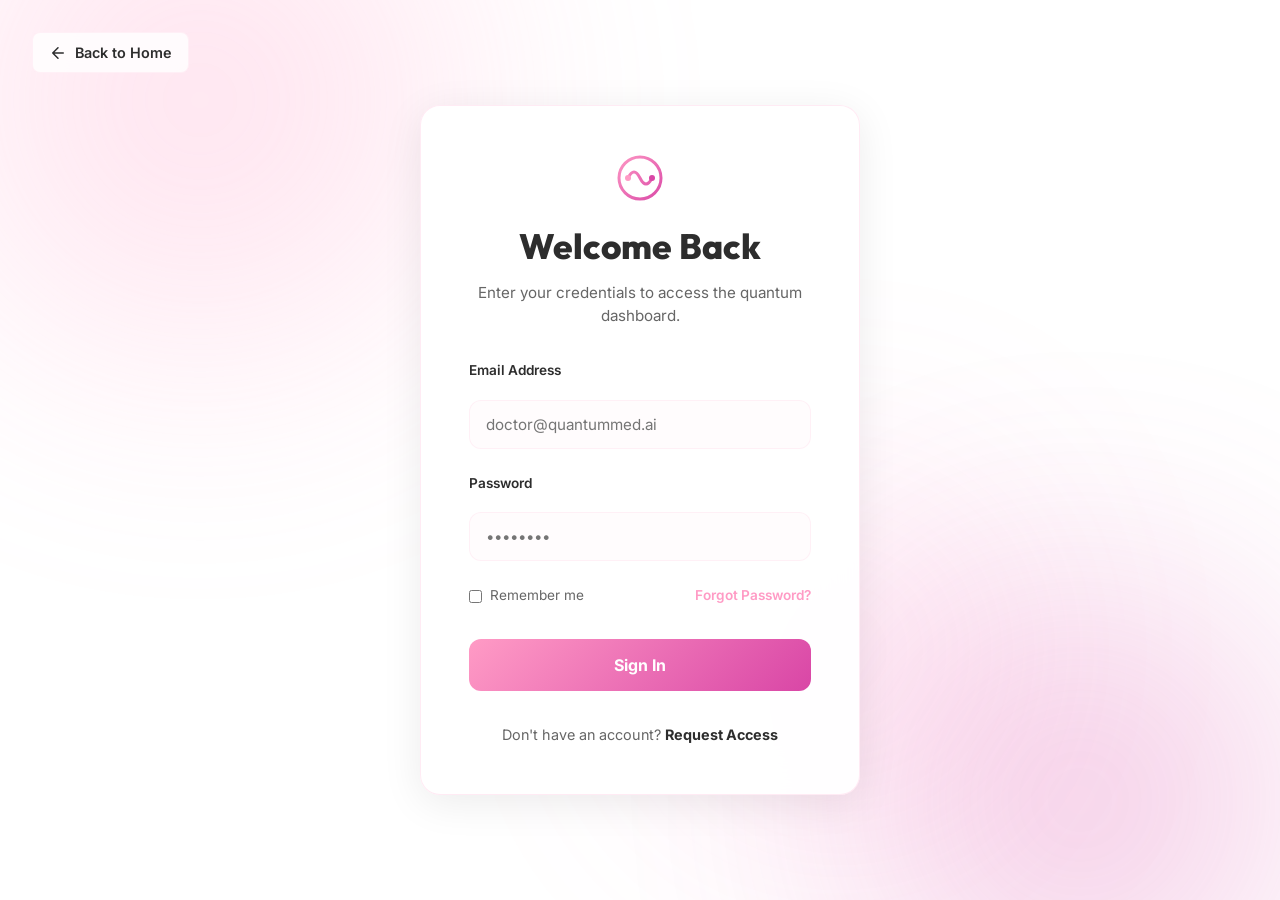
<file: login.html>
<!DOCTYPE html>
<html lang="en">

<head>
  <meta charset="UTF-8">
  <meta name="viewport" content="width=device-width, initial-scale=1.0">
  <title>QuantumMed | Login</title>
  <link rel="preconnect" href="https://fonts.googleapis.com">
  <link rel="preconnect" href="https://fonts.gstatic.com" crossorigin>
  <link href="https://fonts.googleapis.com/css2?family=Inter:wght@300;400;500;600;700;800;900&family=JetBrains+Mono:wght@400;500;700&family=Outfit:wght@300;400;600;700;800&display=swap" rel="stylesheet">
  <link rel="stylesheet" href="styles.css">
  <style>
    .login-container {
      min-height: 100vh;
      display: flex;
      align-items: center;
      justify-content: center;
      background: var(--bg-primary);
      position: relative;
      overflow: hidden;
      padding: 20px;
    }
    
    .login-bg {
      position: absolute;
      inset: 0;
      z-index: 0;
      overflow: hidden;
    }
    
    .login-card {
      position: relative;
      z-index: 2;
      width: 100%;
      max-width: 440px;
      background: rgba(255, 255, 255, 0.95);
      border: 1px solid rgba(255, 155, 197, 0.2);
      border-radius: var(--radius-card);
      padding: 48px;
      backdrop-filter: blur(20px);
      box-shadow: var(--shadow-card);
      text-align: center;
      animation: formFadeIn 0.8s ease-out;
    }
    
    @keyframes formFadeIn {
      from {
        opacity: 0;
        transform: translateY(20px);
      }
      to {
        opacity: 1;
        transform: translateY(0);
      }
    }
    
    .login-header {
      margin-bottom: 32px;
    }
    
    .login-header h2 {
      font-size: 2.2rem;
      font-weight: 800;
      font-family: 'Outfit', sans-serif;
      color: var(--text-primary);
      margin-top: 16px;
    }
    
    .login-header p {
      color: var(--text-secondary);
      font-size: 0.95rem;
      margin-top: 8px;
      line-height: 1.5;
    }
    
    .form-group {
      margin-bottom: 24px;
      text-align: left;
    }
    
    .form-group label {
      display: block;
      font-size: 0.85rem;
      font-weight: 600;
      color: var(--text-primary);
      margin-bottom: 8px;
    }
    
    .form-control {
      width: 100%;
      padding: 14px 16px;
      border-radius: 12px;
      border: 1px solid var(--border-glass);
      background: rgba(255, 155, 197, 0.03);
      font-family: 'Inter', sans-serif;
      font-size: 0.95rem;
      color: var(--text-primary);
      transition: all 0.3s ease;
    }
    
    .form-control:focus {
      outline: none;
      border-color: var(--cyan);
      background: rgba(255, 155, 197, 0.08);
      box-shadow: 0 0 0 4px rgba(255, 155, 197, 0.1);
    }
    
    .login-options {
      display: flex;
      justify-content: space-between;
      align-items: center;
      margin-bottom: 32px;
      font-size: 0.85rem;
    }
    
    .login-options a {
      color: var(--cyan);
      text-decoration: none;
      font-weight: 600;
      transition: color 0.3s;
    }
    
    .login-options a:hover {
      color: var(--purple);
    }
    
    .checkbox-group {
      display: flex;
      align-items: center;
      gap: 8px;
      color: var(--text-secondary);
    }
    
    .btn-login-submit {
      width: 100%;
      padding: 16px;
      border-radius: 12px;
      border: none;
      cursor: pointer;
      background: var(--gradient-main);
      color: white;
      font-weight: 700;
      font-size: 1rem;
      font-family: 'Inter', sans-serif;
      transition: all 0.3s ease;
    }
    
    .btn-login-submit:hover {
      transform: translateY(-2px);
      box-shadow: 0 10px 20px rgba(255, 155, 197, 0.3);
    }
    
    .login-footer {
      margin-top: 32px;
      font-size: 0.9rem;
      color: var(--text-secondary);
    }
    
    .login-footer a {
      color: var(--text-primary);
      font-weight: 700;
      text-decoration: none;
      transition: color 0.3s;
    }
    
    .login-footer a:hover {
      color: var(--cyan);
    }
    
    .back-nav {
      position: absolute;
      top: 32px;
      left: 32px;
      z-index: 10;
    }
    
    .back-btn {
      display: inline-flex;
      align-items: center;
      gap: 8px;
      color: var(--text-primary);
      text-decoration: none;
      font-weight: 600;
      font-size: 0.9rem;
      padding: 8px 16px;
      border-radius: 8px;
      background: rgba(255, 255, 255, 0.8);
      border: 1px solid var(--border-glass);
      backdrop-filter: blur(10px);
      transition: all 0.3s ease;
    }
    
    .back-btn:hover {
      background: var(--bg-glass);
      border-color: rgba(255, 155, 197, 0.3);
    }
  </style>
</head>

<body>

  <div class="login-container">
    <div class="login-bg">
      <div class="hero-orb orb1"></div>
      <div class="hero-orb orb2"></div>
      <div class="hero-orb orb3"></div>
    </div>
    
    <div class="back-nav">
      <a href="home.html" class="back-btn">
        <svg width="18" height="18" viewBox="0 0 24 24" fill="none" stroke="currentColor" stroke-width="2">
          <path d="M19 12H5M12 19l-7-7 7-7" stroke-linecap="round" stroke-linejoin="round"/>
        </svg>
        Back to Home
      </a>
    </div>

    <div class="login-card">
      <div class="login-header">
        <div class="logo-icon" style="justify-content: center;">
          <svg width="48" height="48" viewBox="0 0 32 32" fill="none">
            <circle cx="16" cy="16" r="14" stroke="url(#logoGrad)" stroke-width="2" />
            <path d="M8 16 Q12 8 16 16 Q20 24 24 16" stroke="url(#logoGrad)" stroke-width="2" fill="none" stroke-linecap="round" />
            <circle cx="8" cy="16" r="2" fill="#ff9bc5" />
            <circle cx="24" cy="16" r="2" fill="#d946a6" />
            <defs>
              <linearGradient id="logoGrad" x1="0" y1="0" x2="32" y2="32" gradientUnits="userSpaceOnUse">
                <stop offset="0%" stop-color="#ff9bc5" />
                <stop offset="100%" stop-color="#d946a6" />
              </linearGradient>
            </defs>
          </svg>
        </div>
        <h2>Welcome Back</h2>
        <p>Enter your credentials to access the quantum dashboard.</p>
      </div>

      <form action="home.html" method="GET">
        <div class="form-group">
          <label for="email">Email Address</label>
          <input type="email" id="email" class="form-control" placeholder="doctor@quantummed.ai" required>
        </div>
        
        <div class="form-group">
          <label for="password">Password</label>
          <input type="password" id="password" class="form-control" placeholder="••••••••" required>
        </div>

        <div class="login-options">
          <div class="checkbox-group">
            <input type="checkbox" id="remember">
            <label for="remember" style="margin: 0; font-size: 0.85rem;">Remember me</label>
          </div>
          <a href="#">Forgot Password?</a>
        </div>

        <button type="submit" class="btn-login-submit">Sign In</button>
      </form>

      <div class="login-footer">
        Don't have an account? <a href="#">Request Access</a>
      </div>
    </div>
  </div>

</body>
</html>
</file>
<file: finalminiproject-main/styles.css>
/* ===== RESET & ROOT ===== */
*,
*::before,
*::after {
  box-sizing: border-box;
  margin: 0;
  padding: 0;
}

:root {
  --bg-primary: #ffffff;
  --bg-secondary: #f8f4f6;
  --bg-card: rgba(255, 255, 255, 0.95);
  --bg-glass: rgba(255, 155, 197, 0.04);
  --border-glass: rgba(255, 155, 197, 0.12);
  --text-primary: #2d2d2d;
  --text-secondary: #666666;
  --text-muted: #999999;
  --cyan: #ff9bc5;
  --purple: #d946a6;
  --pink: #ff69b4;
  --green: #10b981;
  --amber: #f59e0b;
  --red: #ef4444;
  --gradient-main: linear-gradient(135deg, #ff9bc5, #d946a6);
  --gradient-glow: linear-gradient(135deg, rgba(255, 155, 197, 0.1), rgba(217, 70, 166, 0.1));
  --shadow-card: 0 8px 40px rgba(0, 0, 0, 0.08);
  --shadow-glow-cyan: 0 0 30px rgba(255, 155, 197, 0.2);
  --shadow-glow-purple: 0 0 30px rgba(217, 70, 166, 0.2);
  --radius-card: 20px;
  --radius-sm: 10px;
}

html {
  scroll-behavior: smooth;
}

body {
  background: var(--bg-primary);
  color: var(--text-primary);
  font-family: 'Inter', 'Outfit', sans-serif;
  line-height: 1.6;
  overflow-x: hidden;
}

/* ===== SCROLLBAR ===== */
::-webkit-scrollbar {
  width: 6px;
}

::-webkit-scrollbar-track {
  background: #f5f5f5;
}

::-webkit-scrollbar-thumb {
  background: var(--cyan);
  border-radius: 3px;
}

/* ===== NAVBAR ===== */
.navbar {
  position: fixed;
  top: 0;
  left: 0;
  right: 0;
  z-index: 1000;
  padding: 0 24px;
  background: rgba(255, 255, 255, 0.95);
  backdrop-filter: blur(20px);
  border-bottom: 1px solid rgba(255, 155, 197, 0.2);
  transition: all 0.3s ease;
}

.navbar.scrolled {
  background: rgba(255, 255, 255, 0.98);
  box-shadow: 0 4px 24px rgba(0, 0, 0, 0.1);
}

.nav-container {
  max-width: 1400px;
  margin: 0 auto;
  display: flex;
  align-items: center;
  height: 70px;
  gap: 32px;
}

.nav-logo {
  display: flex;
  align-items: center;
  gap: 10px;
  text-decoration: none;
}

.logo-icon {
  display: flex;
}

.logo-text {
  font-family: 'Outfit', sans-serif;
  font-size: 1.4rem;
  font-weight: 700;
  color: var(--text-primary);
}

.logo-accent {
  background: var(--gradient-main);
  -webkit-background-clip: text;
  -webkit-text-fill-color: transparent;
}

.nav-links {
  display: flex;
  gap: 4px;
  list-style: none;
  margin-left: auto;
}

.nav-link {
  padding: 8px 16px;
  border-radius: 8px;
  color: var(--text-secondary);
  text-decoration: none;
  font-size: 0.9rem;
  font-weight: 500;
  transition: all 0.2s ease;
}

.nav-link:hover,
.nav-link.active {
  color: var(--text-primary);
  background: var(--bg-glass);
}

.nav-cta {
  padding: 10px 24px;
  border-radius: 10px;
  border: none;
  cursor: pointer;
  background: var(--gradient-main);
  color: white;
  font-weight: 600;
  font-size: 0.9rem;
  font-family: 'Inter', sans-serif;
  transition: all 0.3s ease;
  white-space: nowrap;
}

.nav-cta:hover {
  transform: translateY(-2px);
  box-shadow: var(--shadow-glow-cyan);
}

.nav-login {
  background: transparent;
  color: var(--text-primary);
  border: 1px solid rgba(255, 155, 197, 0.5);
  text-decoration: none;
  display: inline-flex;
  align-items: center;
  justify-content: center;
  margin-right: 8px;
}

.nav-login:hover {
  background: rgba(255, 155, 197, 0.1);
  color: var(--purple);
  box-shadow: none;
  border-color: var(--purple);
}

.hamburger {
  display: none;
  flex-direction: column;
  gap: 5px;
  cursor: pointer;
  background: none;
  border: none;
  padding: 4px;
}

.hamburger span {
  width: 24px;
  height: 2px;
  background: var(--text-primary);
  border-radius: 2px;
  transition: all 0.3s ease;
}

.mobile-menu {
  display: none;
  position: fixed;
  top: 70px;
  left: 0;
  right: 0;
  z-index: 999;
  background: #f8f4f6;
  border-bottom: 1px solid rgba(255, 155, 197, 0.15);
  padding: 16px;
}

.mobile-menu.open {
  display: block;
}

.mobile-menu ul {
  list-style: none;
}

.mobile-menu ul li a {
  display: block;
  padding: 14px 16px;
  color: var(--text-primary);
  text-decoration: none;
  font-size: 1rem;
  border-radius: 8px;
  transition: background 0.2s;
}

.mobile-menu ul li a:hover {
  background: var(--bg-glass);
}

/* ===== SECTIONS ===== */
.section-container {
  max-width: 1400px;
  margin: 0 auto;
  padding: 0 32px;
}

.section-header {
  text-align: center;
  margin-bottom: 64px;
}

.section-badge {
  display: inline-block;
  padding: 6px 18px;
  border-radius: 100px;
  background: rgba(255, 155, 197, 0.15);
  border: 1px solid rgba(255, 155, 197, 0.3);
  color: #d946a6;
  font-size: 0.8rem;
  font-weight: 600;
  letter-spacing: 1.5px;
  text-transform: uppercase;
  margin-bottom: 16px;
}

.section-title {
  font-size: clamp(2rem, 4vw, 2.8rem);
  font-weight: 800;
  line-height: 1.2;
  margin-bottom: 16px;
  font-family: 'Outfit', sans-serif;
  color: #2d2d2d;
}

.section-subtitle {
  max-width: 600px;
  margin: 0 auto;
  color: #666666;
  font-size: 1.05rem;
}

.gradient-text {
  background: var(--gradient-main);
  -webkit-background-clip: text;
  -webkit-text-fill-color: transparent;
}

/* ===== HERO ===== */
.hero {
  min-height: 100vh;
  display: flex;
  align-items: center;
  position: relative;
  overflow: hidden;
  padding: 100px 32px 60px;
}

.hero-bg {
  position: absolute;
  inset: 0;
  z-index: 0;
  overflow: hidden;
}

.hero-orb {
  position: absolute;
  border-radius: 50%;
  filter: blur(120px);
  opacity: 0.35;
  animation: orbFloat 8s ease-in-out infinite;
}

.orb1 {
  width: 600px;
  height: 600px;
  background: radial-gradient(circle, #ff9bc5, transparent);
  top: -200px;
  left: -100px;
  animation-delay: 0s;
}

.orb2 {
  width: 500px;
  height: 500px;
  background: radial-gradient(circle, #d946a6, transparent);
  bottom: -150px;
  right: -50px;
  animation-delay: 3s;
}

.orb3 {
  width: 400px;
  height: 400px;
  background: radial-gradient(circle, #ff69b4, transparent);
  top: 50%;
  left: 50%;
  animation-delay: 6s;
  opacity: 0.2;
}

@keyframes orbFloat {

  0%,
  100% {
    transform: translateY(0) scale(1);
  }

  50% {
    transform: translateY(-30px) scale(1.05);
  }
}

#particleCanvas {
  position: absolute;
  inset: 0;
  width: 100%;
  height: 100%;
  opacity: 0.4;
}

.hero-content {
  max-width: 680px;
  position: relative;
  z-index: 2;
}

.hero-badge {
  display: inline-flex;
  align-items: center;
  gap: 10px;
  padding: 8px 18px;
  border-radius: 100px;
  background: rgba(255, 155, 197, 0.08);
  border: 1px solid rgba(255, 155, 197, 0.2);
  color: var(--cyan);
  font-size: 0.85rem;
  font-weight: 500;
  margin-bottom: 24px;
}

.badge-dot {
  width: 8px;
  height: 8px;
  border-radius: 50%;
  background: var(--cyan);
  box-shadow: 0 0 10px var(--cyan);
  animation: dotPulse 2s ease-in-out infinite;
}

@keyframes dotPulse {

  0%,
  100% {
    opacity: 1;
  }

  50% {
    opacity: 0.3;
  }
}

.hero-title {
  font-family: 'Outfit', sans-serif;
  font-size: clamp(2.8rem, 5.5vw, 4.2rem);
  font-weight: 900;
  line-height: 1.1;
  margin-bottom: 20px;
  color: #2d2d2d;
}

.hero-subtitle {
  font-size: 1.1rem;
  color: #666666;
  margin-bottom: 40px;
  line-height: 1.7;
}

.hero-subtitle strong {
  color: #2d2d2d;
}

.hero-stats {
  display: grid;
  grid-template-columns: repeat(4, 1fr);
  gap: 16px;
  margin-bottom: 40px;
}

.stat-card {
  background: rgba(255, 155, 197, 0.05);
  border: 1px solid rgba(255, 155, 197, 0.15);
  border-radius: var(--radius-sm);
  padding: 16px;
  text-align: center;
  backdrop-filter: blur(10px);
  transition: transform 0.3s ease, border-color 0.3s ease;
}

.stat-card:hover {
  transform: translateY(-4px);
  border-color: rgba(255, 155, 197, 0.3);
}

.stat-number {
  font-family: 'Outfit', sans-serif;
  font-size: 1.8rem;
  font-weight: 800;
  background: var(--gradient-main);
  -webkit-background-clip: text;
  -webkit-text-fill-color: transparent;
}

.stat-label {
  font-size: 0.75rem;
  color: #999999;
  margin-top: 4px;
}

.hero-buttons {
  display: flex;
  gap: 16px;
  flex-wrap: wrap;
}

.btn-primary {
  display: flex;
  align-items: center;
  gap: 10px;
  padding: 14px 28px;
  border-radius: 12px;
  border: none;
  cursor: pointer;
  background: var(--gradient-main);
  color: white;
  font-weight: 600;
  font-size: 1rem;
  font-family: 'Inter', sans-serif;
  transition: all 0.3s ease;
}

.btn-primary:hover {
  transform: translateY(-3px);
  box-shadow: 0 10px 30px rgba(255, 155, 197, 0.4);
}

.btn-secondary {
  display: flex;
  align-items: center;
  gap: 10px;
  padding: 14px 28px;
  border-radius: 12px;
  border: 1px solid var(--border-glass);
  cursor: pointer;
  background: var(--bg-glass);
  color: var(--text-primary);
  font-weight: 600;
  font-size: 1rem;
  font-family: 'Inter', sans-serif;
  transition: all 0.3s ease;
  backdrop-filter: blur(10px);
}

.btn-secondary:hover {
  transform: translateY(-3px);
  border-color: rgba(255, 155, 197, 0.4);
  background: rgba(255, 155, 197, 0.05);
}

.hero-visual {
  position: absolute;
  right: 8%;
  top: 50%;
  transform: translateY(-50%);
  z-index: 2;
}

.quantum-sphere {
  width: 300px;
  height: 300px;
  position: relative;
  display: flex;
  align-items: center;
  justify-content: center;
}

.sphere-ring {
  position: absolute;
  border-radius: 50%;
  border: 1px solid rgba(255, 155, 197, 0.3);
  animation: ringRotate 6s linear infinite;
}

.ring1 {
  width: 300px;
  height: 300px;
  animation-duration: 10s;
  border-color: rgba(255, 155, 197, 0.25);
}

.ring2 {
  width: 220px;
  height: 220px;
  animation-duration: 7s;
  animation-direction: reverse;
  border-color: rgba(217, 70, 166, 0.3);
}

.ring3 {
  width: 150px;
  height: 150px;
  animation-duration: 5s;
  border-color: rgba(255, 155, 197, 0.25);
}

@keyframes ringRotate {
  from {
    transform: rotate(0deg) rotateX(60deg);
  }

  to {
    transform: rotate(360deg) rotateX(60deg);
  }
}

.sphere-core {
  width: 90px;
  height: 90px;
  border-radius: 50%;
  background: radial-gradient(circle at 35% 35%, rgba(255, 155, 197, 0.3), rgba(217, 70, 166, 0.3));
  display: flex;
  align-items: center;
  justify-content: center;
  border: 1px solid rgba(255, 155, 197, 0.4);
  position: relative;
  z-index: 2;
  box-shadow: 0 0 40px rgba(255, 155, 197, 0.3), inset 0 0 20px rgba(255, 155, 197, 0.1);
}

.core-pulse {
  position: absolute;
  inset: -10px;
  border-radius: 50%;
  background: transparent;
  border: 1px solid rgba(255, 155, 197, 0.2);
  animation: corePulse 3s ease-in-out infinite;
}

@keyframes corePulse {

  0%,
  100% {
    transform: scale(1);
    opacity: 1;
  }

  50% {
    transform: scale(1.3);
    opacity: 0;
  }
}

.orbit-dot {
  position: absolute;
  width: 10px;
  height: 10px;
  border-radius: 50%;
  background: #ff9bc5;
  box-shadow: 0 0 10px #ff9bc5;
}

.dot1 {
  animation: orbit1 6s linear infinite;
}

.dot2 {
  background: #d946a6;
  box-shadow: 0 0 10px #d946a6;
  animation: orbit2 8s linear infinite;
}

.dot3 {
  background: #ff69b4;
  box-shadow: 0 0 10px #ff69b4;
  animation: orbit3 5s linear infinite;
}

@keyframes orbit1 {
  from {
    transform: rotate(0deg) translateX(150px);
  }

  to {
    transform: rotate(360deg) translateX(150px);
  }
}

@keyframes orbit2 {
  from {
    transform: rotate(120deg) translateX(110px);
  }

  to {
    transform: rotate(480deg) translateX(110px);
  }
}

@keyframes orbit3 {
  from {
    transform: rotate(240deg) translateX(75px);
  }

  to {
    transform: rotate(600deg) translateX(75px);
  }
}

.scroll-indicator {
  position: absolute;
  bottom: 30px;
  left: 50%;
  transform: translateX(-50%);
  display: flex;
  flex-direction: column;
  align-items: center;
  gap: 8px;
  color: #999999;
  font-size: 0.8rem;
  z-index: 2;
}

.scroll-line {
  width: 1px;
  height: 40px;
  background: linear-gradient(to bottom, transparent, #ff9bc5);
  animation: scrollLine 1.5s ease-in-out infinite;
}

@keyframes scrollLine {
  0% {
    opacity: 1;
    transform: scaleY(0);
    transform-origin: top;
  }

  100% {
    opacity: 0;
    transform: scaleY(1);
    transform-origin: top;
  }
}

/* ===== PIPELINE SECTION ===== */
.pipeline-section {
  padding: 120px 0;
  background: #ffffff;
  position: relative;
}

.pipeline-section::before {
  content: '';
  position: absolute;
  top: 0;
  left: 0;
  right: 0;
  height: 1px;
  background: linear-gradient(90deg, transparent, rgba(255, 155, 197, 0.2), transparent);
}

.pipeline-flow {
  display: flex;
  flex-direction: column;
  align-items: center;
  gap: 0;
  max-width: 720px;
  margin: 0 auto;
}

.pipeline-stage {
  display: flex;
  flex-direction: column;
  align-items: center;
  width: 100%;
}

.stage-card {
  width: 100%;
  background: rgba(255, 255, 255, 0.98);
  border: 1px solid rgba(255, 155, 197, 0.15);
  border-radius: var(--radius-card);
  padding: 28px 32px;
  backdrop-filter: blur(20px);
  transition: all 0.4s cubic-bezier(0.34, 1.56, 0.64, 1);
  position: relative;
  overflow: hidden;
}

.stage-card::before {
  content: '';
  position: absolute;
  inset: 0;
  border-radius: var(--radius-card);
  background: var(--gradient-glow);
  opacity: 0;
  transition: opacity 0.3s ease;
}

.stage-card:hover {
  transform: translateY(-4px) scale(1.02);
  border-color: rgba(255, 155, 197, 0.4);
}

.stage-card:hover::before {
  opacity: 1;
}

.stage-card.featured {
  border-color: rgba(255, 155, 197, 0.3);
  background: rgba(255, 155, 197, 0.03);
}

.stage-icon {
  width: 52px;
  height: 52px;
  border-radius: 14px;
  display: flex;
  align-items: center;
  justify-content: center;
  margin-bottom: 16px;
  flex-shrink: 0;
}

.stage-icon.classical {
  background: rgba(255, 155, 197, 0.1);
  color: var(--cyan);
}

.stage-icon.quantum {
  background: rgba(217, 70, 166, 0.1);
  color: var(--purple);
}

.stage-icon.hybrid {
  background: linear-gradient(135deg, rgba(255, 155, 197, 0.1), rgba(217, 70, 166, 0.1));
  color: var(--cyan);
}

.stage-badge {
  display: inline-block;
  padding: 3px 12px;
  border-radius: 6px;
  font-size: 0.7rem;
  font-weight: 700;
  letter-spacing: 1px;
  text-transform: uppercase;
  margin-bottom: 10px;
}

.classical-badge {
  background: rgba(255, 155, 197, 0.15);
  color: var(--cyan);
  border: 1px solid rgba(255, 155, 197, 0.3);
}

.cnn-badge {
  background: rgba(16, 185, 129, 0.15);
  color: var(--green);
  border: 1px solid rgba(16, 185, 129, 0.3);
}

.pca-badge {
  background: rgba(255, 155, 197, 0.15);
  color: var(--cyan);
  border: 1px solid rgba(255, 155, 197, 0.3);
}

.quantum-badge {
  background: rgba(217, 70, 166, 0.15);
  color: #d946a6;
  border: 1px solid rgba(217, 70, 166, 0.3);
}

.hybrid-badge {
  background: linear-gradient(135deg, rgba(255, 155, 197, 0.1), rgba(217, 70, 166, 0.1));
  color: var(--cyan);
  border: 1px solid rgba(255, 155, 197, 0.25);
}

.stage-card h3 {
  font-size: 1.2rem;
  font-weight: 700;
  margin-bottom: 8px;
  font-family: 'Outfit', sans-serif;
  color: #2d2d2d;
}

.stage-card p {
  color: #666666;
  font-size: 0.9rem;
  line-height: 1.6;
  margin-bottom: 14px;
}

.stage-tags {
  display: flex;
  gap: 8px;
  flex-wrap: wrap;
}

.stage-tags span {
  padding: 3px 10px;
  border-radius: 100px;
  font-size: 0.75rem;
  font-weight: 500;
  background: rgba(255, 155, 197, 0.08);
  border: 1px solid rgba(255, 155, 197, 0.2);
  color: #666666;
}

.stage-arrow {
  padding: 8px 0;
  animation: arrowBounce 1.5s ease-in-out infinite;
}

@keyframes arrowBounce {

  0%,
  100% {
    transform: translateY(0);
  }

  50% {
    transform: translateY(4px);
  }
}

.final-arrow {
  animation: none;
}

.pipeline-output {
  display: flex;
  align-items: center;
  gap: 24px;
  padding: 32px;
  background: var(--bg-card);
  border: 1px solid var(--border-glass);
  border-radius: var(--radius-card);
  width: 100%;
  backdrop-filter: blur(20px);
  margin-top: 12px;
}

.output-benign,
.output-malignant {
  display: flex;
  align-items: center;
  gap: 16px;
  flex: 1;
}

.output-icon {
  width: 52px;
  height: 52px;
  border-radius: 50%;
  display: flex;
  align-items: center;
  justify-content: center;
  font-size: 1.4rem;
  flex-shrink: 0;
}

.output-benign .output-icon {
  background: rgba(16, 185, 129, 0.15);
  border: 1px solid rgba(16, 185, 129, 0.4);
}

.output-malignant .output-icon {
  background: rgba(239, 68, 68, 0.15);
  border: 1px solid rgba(239, 68, 68, 0.4);
}

.output-label {
  font-size: 1.1rem;
  font-weight: 700;
  font-family: 'Outfit', sans-serif;
}

.output-benign .output-label {
  color: var(--green);
}

.output-malignant .output-label {
  color: var(--red);
}

.output-sub {
  font-size: 0.8rem;
  color: var(--text-muted);
}

.output-divider {
  font-size: 0.75rem;
  font-weight: 700;
  color: var(--text-muted);
  letter-spacing: 2px;
  padding: 8px 16px;
  border: 1px solid var(--border-glass);
  border-radius: 8px;
}

/* ===== MODELS SECTION ===== */
.models-section {
  padding: 120px 0;
  background: #f8f4f6;
  position: relative;
}

.models-section::before {
  content: '';
  position: absolute;
  top: 0;
  left: 0;
  right: 0;
  height: 1px;
  background: linear-gradient(90deg, transparent, rgba(217, 70, 166, 0.2), transparent);
}

.models-grid {
  display: grid;
  grid-template-columns: repeat(2, 1fr);
  gap: 24px;
}

.model-card {
  background: rgba(255, 255, 255, 0.95);
  border: 1px solid rgba(255, 155, 197, 0.12);
  border-radius: var(--radius-card);
  padding: 32px;
  position: relative;
  overflow: hidden;
  backdrop-filter: blur(20px);
  transition: all 0.4s cubic-bezier(0.34, 1.56, 0.64, 1);
}

.model-card:hover {
  transform: translateY(-8px);
}

.cnn-card:hover {
  border-color: rgba(16, 185, 129, 0.5);
}

.vqc-card:hover {
  border-color: rgba(217, 70, 166, 0.5);
}

.qsvm-card:hover {
  border-color: rgba(255, 155, 197, 0.5);
}

.hybrid-card:hover {
  border-color: rgba(255, 215, 0, 0.4);
}

.hybrid-card {
  border-color: rgba(245, 158, 11, 0.2);
}

.model-glow {
  position: absolute;
  top: -40px;
  right: -40px;
  width: 180px;
  height: 180px;
  border-radius: 50%;
  filter: blur(60px);
  opacity: 0.2;
}

.cnn-card .model-glow {
  background: var(--green);
}

.vqc-card .model-glow {
  background: #d946a6;
}

.qsvm-card .model-glow {
  background: #ff9bc5;
}

.hybrid-card .model-glow {
  background: var(--amber);
}

.hybrid-glow {
  opacity: 0.3 !important;
}

.model-header {
  display: flex;
  align-items: center;
  justify-content: space-between;
  margin-bottom: 16px;
}

.model-icon {
  width: 56px;
  height: 56px;
  border-radius: 16px;
  display: flex;
  align-items: center;
  justify-content: center;
}

.cnn-card .model-icon {
  background: rgba(16, 185, 129, 0.1);
  color: var(--green);
}

.vqc-card .model-icon {
  background: rgba(217, 70, 166, 0.1);
  color: #d946a6;
}

.qsvm-card .model-icon {
  background: rgba(255, 155, 197, 0.1);
  color: #ff9bc5;
}

.hybrid-card .model-icon {
  background: rgba(245, 158, 11, 0.1);
  color: var(--amber);
}

.model-type-badge {
  padding: 4px 12px;
  border-radius: 100px;
  font-size: 0.75rem;
  font-weight: 600;
}

.classical-b {
  background: rgba(16, 185, 129, 0.15);
  color: var(--green);
  border: 1px solid rgba(16, 185, 129, 0.3);
}

.quantum-b {
  background: rgba(217, 70, 166, 0.15);
  color: #d946a6;
  border: 1px solid rgba(217, 70, 166, 0.3);
}

.hybrid-b {
  background: rgba(245, 158, 11, 0.15);
  color: var(--amber);
  border: 1px solid rgba(245, 158, 11, 0.3);
}

.model-name {
  font-size: 1.1rem;
  font-weight: 700;
  margin-bottom: 10px;
  font-family: 'Outfit', sans-serif;
  color: #2d2d2d;
}

.model-desc {
  font-size: 0.88rem;
  color: #666666;
  margin-bottom: 20px;
  line-height: 1.6;
}

.model-metrics {
  display: flex;
  flex-direction: column;
  gap: 10px;
  margin-bottom: 20px;
}

.metric span {
  font-size: 0.8rem;
  color: #999999;
  display: block;
  margin-bottom: 4px;
}

.metric-bar {
  height: 6px;
  background: rgba(255, 255, 255, 0.3);
  border-radius: 3px;
  overflow: hidden;
}

.metric-fill {
  height: 100%;
  width: var(--fill);
  border-radius: 3px;
  background: var(--gradient-main);
  animation: fillBar 1.5s ease-out forwards;
  transform-origin: left;
}

.metric-fill.best {
  background: linear-gradient(90deg, var(--green), var(--cyan));
}

@keyframes fillBar {
  from {
    width: 0;
  }

  to {
    width: var(--fill);
  }
}

.model-specs {
  display: grid;
  grid-template-columns: 1fr 1fr;
  gap: 8px;
}

.spec {
  display: flex;
  justify-content: space-between;
  align-items: center;
  padding: 6px 10px;
  background: rgba(255, 155, 197, 0.05);
  border-radius: 6px;
}

.spec-key {
  font-size: 0.75rem;
  color: #999999;
}

.spec-val {
  font-size: 0.78rem;
  font-weight: 600;
  color: #666666;
  font-family: 'JetBrains Mono', monospace;
}

.best-badge {
  position: absolute;
  top: 20px;
  right: 20px;
  background: linear-gradient(135deg, #f59e0b, #ef4444);
  color: white;
  padding: 4px 12px;
  border-radius: 100px;
  font-size: 0.72rem;
  font-weight: 700;
  letter-spacing: 0.5px;
}

/* ===== DEMO SECTION ===== */
.demo-section {
  padding: 120px 0;
  background: #ffffff;
  position: relative;
}

.demo-layout {
  display: grid;
  grid-template-columns: 1fr 1.2fr;
  gap: 32px;
}

.demo-input,
.demo-output {
  background: rgba(255, 255, 255, 0.98);
  border: 1px solid rgba(255, 155, 197, 0.12);
  border-radius: var(--radius-card);
  padding: 32px;
  backdrop-filter: blur(20px);
}

.upload-zone {
  border: 2px dashed rgba(255, 155, 197, 0.3);
  border-radius: 16px;
  padding: 40px 20px;
  text-align: center;
  cursor: pointer;
  transition: all 0.3s ease;
  margin-bottom: 24px;
  position: relative;
  overflow: hidden;
  min-height: 200px;
  display: flex;
  flex-direction: column;
  align-items: center;
  justify-content: center;
}

.upload-zone:hover {
  border-color: rgba(255, 155, 197, 0.5);
  background: rgba(255, 155, 197, 0.03);
}

.upload-zone.dragover {
  border-color: var(--cyan);
  background: rgba(255, 155, 197, 0.07);
}

.upload-icon {
  color: var(--text-muted);
  margin-bottom: 16px;
  transition: color 0.3s;
}

.upload-zone:hover .upload-icon {
  color: var(--cyan);
}

.upload-content h4 {
  font-size: 1rem;
  font-weight: 600;
  margin-bottom: 6px;
  color: #2d2d2d;
}

.upload-content p {
  font-size: 0.85rem;
  color: #999999;
  margin-bottom: 10px;
}

.upload-formats {
  font-size: 0.75rem;
  color: #999999;
  background: rgba(255, 155, 197, 0.05);
  padding: 4px 10px;
  border-radius: 6px;
}

.preview-image {
  width: 100%;
  height: 200px;
  object-fit: cover;
  border-radius: 10px;
}

.sample-images {
  margin-bottom: 24px;
}

.sample-images h4 {
  font-size: 0.9rem;
  font-weight: 600;
  margin-bottom: 12px;
  color: #666666;
}

.sample-grid {
  display: grid;
  grid-template-columns: 1fr 1fr;
  gap: 8px;
}

.sample-btn {
  display: flex;
  align-items: center;
  gap: 10px;
  padding: 10px 14px;
  background: rgba(255, 155, 197, 0.08);
  border: 1px solid rgba(255, 155, 197, 0.2);
  border-radius: 10px;
  cursor: pointer;
  transition: all 0.2s ease;
  color: #666666;
  font-size: 0.8rem;
  font-family: 'Inter', sans-serif;
}

.sample-btn:hover {
  border-color: rgba(255, 155, 197, 0.4);
  background: rgba(255, 155, 197, 0.05);
  color: var(--text-primary);
}

.sample-thumb {
  width: 32px;
  height: 32px;
  border-radius: 8px;
  display: flex;
  align-items: center;
  justify-content: center;
  font-weight: 700;
  font-size: 0.8rem;
  flex-shrink: 0;
}

.benign-thumb {
  background: rgba(16, 185, 129, 0.2);
  color: var(--green);
  border: 1px solid rgba(16, 185, 129, 0.3);
}

.malignant-thumb {
  background: rgba(239, 68, 68, 0.2);
  color: var(--red);
  border: 1px solid rgba(239, 68, 68, 0.3);
}

.model-selector {
  margin-bottom: 24px;
}

.model-selector h4 {
  font-size: 0.9rem;
  font-weight: 600;
  margin-bottom: 12px;
  color: #666666;
}

.model-options {
  display: grid;
  grid-template-columns: 1fr 1fr;
  gap: 8px;
}

.model-option input {
  display: none;
}

.option-card {
  display: flex;
  flex-direction: column;
  align-items: center;
  gap: 4px;
  padding: 14px 10px;
  background: rgba(255, 155, 197, 0.05);
  border: 1px solid rgba(255, 155, 197, 0.15);
  border-radius: 12px;
  cursor: pointer;
  transition: all 0.2s ease;
  position: relative;
}

.model-option input:checked+.option-card {
  border-color: rgba(255, 155, 197, 0.5);
  background: rgba(255, 155, 197, 0.06);
}

.option-card:hover {
  border-color: rgba(255, 155, 197, 0.3);
}

.option-icon {
  font-size: 1.4rem;
}

.option-card span {
  font-size: 0.8rem;
  font-weight: 600;
  color: #666666;
}

.option-acc {
  font-size: 0.7rem;
  color: #ff9bc5;
  font-family: 'JetBrains Mono', monospace;
}

.analyze-btn {
  width: 100%;
  padding: 16px;
  border-radius: 14px;
  border: none;
  cursor: pointer;
  background: var(--gradient-main);
  color: white;
  font-size: 1rem;
  font-weight: 700;
  font-family: 'Inter', sans-serif;
  display: flex;
  align-items: center;
  justify-content: center;
  gap: 10px;
  transition: all 0.3s ease;
}

.analyze-btn:hover {
  transform: translateY(-3px);
  box-shadow: 0 10px 30px rgba(255, 155, 197, 0.4);
}

.analyze-btn:disabled {
  opacity: 0.5;
  cursor: not-allowed;
  transform: none;
}

/* Demo Output */
.output-placeholder {
  display: flex;
  flex-direction: column;
  align-items: center;
  justify-content: center;
  height: 100%;
  text-align: center;
  padding: 40px;
  color: #999999;
  min-height: 300px;
}

.placeholder-icon {
  opacity: 0.3;
  margin-bottom: 16px;
}

.output-placeholder h4 {
  font-size: 1.1rem;
  margin-bottom: 8px;
  color: #666666;
}

.output-placeholder p {
  font-size: 0.88rem;
  line-height: 1.6;
}

.analysis-results h4 {
  font-size: 0.95rem;
  font-weight: 600;
  margin-bottom: 16px;
  color: #666666;
}

.progress-steps {
  display: flex;
  flex-direction: column;
  gap: 12px;
  margin-bottom: 32px;
}

.progress-step {
  display: flex;
  align-items: center;
  gap: 12px;
  opacity: 0.3;
  transition: opacity 0.3s ease;
  color: #666666;
}

.progress-step.active {
  opacity: 1;
}

.progress-step.done {
  opacity: 0.7;
}

.step-icon {
  width: 28px;
  height: 28px;
  border-radius: 50%;
  background: rgba(255, 155, 197, 0.1);
  border: 1px solid rgba(255, 155, 197, 0.2);
  display: flex;
  align-items: center;
  justify-content: center;
  font-size: 0.72rem;
  font-weight: 700;
  flex-shrink: 0;
  color: #999999;
}

.progress-step.active .step-icon {
  background: rgba(255, 155, 197, 0.15);
  border-color: #ff9bc5;
  color: #ff9bc5;
}

.progress-step.done .step-icon {
  background: rgba(16, 185, 129, 0.15);
  border-color: var(--green);
  color: var(--green);
}

.step-info {
  flex: 1;
}

.step-name {
  font-size: 0.85rem;
  display: block;
  margin-bottom: 4px;
}

.step-bar {
  height: 4px;
  background: rgba(255, 155, 197, 0.1);
  border-radius: 2px;
  overflow: hidden;
}

.step-fill {
  height: 100%;
  width: 0;
  border-radius: 2px;
  background: var(--gradient-main);
  transition: width 0.8s ease;
}

.result-display {
  text-align: center;
}

.result-icon-wrapper {
  position: relative;
  display: inline-flex;
  align-items: center;
  justify-content: center;
  width: 100px;
  height: 100px;
  margin: 0 auto 16px;
}

.result-pulse {
  position: absolute;
  inset: 0;
  border-radius: 50%;
  animation: resultPulse 2s ease-in-out infinite;
}

.result-benign .result-pulse {
  background: rgba(16, 185, 129, 0.2);
}

.result-malignant .result-pulse {
  background: rgba(239, 68, 68, 0.2);
}

@keyframes resultPulse {

  0%,
  100% {
    transform: scale(1);
    opacity: 1;
  }

  50% {
    transform: scale(1.4);
    opacity: 0;
  }
}

.result-icon {
  width: 80px;
  height: 80px;
  border-radius: 50%;
  display: flex;
  align-items: center;
  justify-content: center;
  font-size: 2rem;
  position: relative;
  z-index: 1;
}

.result-benign .result-icon {
  background: rgba(16, 185, 129, 0.2);
  border: 2px solid var(--green);
}

.result-malignant .result-icon {
  background: rgba(239, 68, 68, 0.2);
  border: 2px solid var(--red);
}

.result-label {
  font-size: 1.6rem;
  font-weight: 800;
  margin-bottom: 20px;
  font-family: 'Outfit', sans-serif;
  color: #2d2d2d;
}

.result-benign .result-label {
  color: var(--green);
}

.result-malignant .result-label {
  color: var(--red);
}

.confidence-display {
  margin-bottom: 24px;
}

.confidence-label {
  font-size: 0.82rem;
  color: #999999;
  margin-bottom: 8px;
}

.confidence-bar-wrapper {
  height: 10px;
  background: rgba(255, 155, 197, 0.1);
  border-radius: 5px;
  overflow: hidden;
  margin-bottom: 6px;
}

.confidence-bar {
  height: 100%;
  border-radius: 5px;
  transition: width 1.2s ease;
}

.confidence-value {
  font-size: 1.1rem;
  font-weight: 700;
  font-family: 'JetBrains Mono', monospace;
  color: #2d2d2d;
}

.model-breakdown h5 {
  font-size: 0.85rem;
  font-weight: 600;
  color: #666666;
  margin-bottom: 10px;
}

.breakdown-grid {
  display: grid;
  grid-template-columns: 1fr 1fr;
  gap: 8px;
  margin-bottom: 20px;
  text-align: left;
}

.breakdown-item {
  background: rgba(255, 155, 197, 0.05);
  border: 1px solid rgba(255, 155, 197, 0.1);
  border-radius: 10px;
  padding: 10px 12px;
}

.breakdown-model {
  font-size: 0.75rem;
  color: #999999;
  margin-bottom: 4px;
}

.breakdown-pred {
  font-size: 0.82rem;
  font-weight: 600;
  font-family: 'JetBrains Mono', monospace;
  color: #2d2d2d;
}

.feature-analysis h5 {
  font-size: 0.85rem;
  font-weight: 600;
  color: #666666;
  margin-bottom: 10px;
}

.feature-bars {
  display: flex;
  flex-direction: column;
  gap: 6px;
  margin-bottom: 24px;
  text-align: left;
}

.feature-bar-item {
  display: flex;
  align-items: center;
  gap: 10px;
}

.feature-name {
  font-size: 0.75rem;
  color: #999999;
  width: 100px;
  flex-shrink: 0;
}

.feature-bar-bg {
  flex: 1;
  height: 5px;
  background: rgba(255, 155, 197, 0.1);
  border-radius: 3px;
  overflow: hidden;
}

.feature-bar-fill {
  height: 100%;
  border-radius: 3px;
  background: var(--gradient-main);
  transition: width 1s ease;
}

.feature-pct {
  font-size: 0.72rem;
  color: #999999;
  font-family: 'JetBrains Mono', monospace;
  width: 35px;
  text-align: right;
}

.reset-btn {
  display: inline-flex;
  align-items: center;
  gap: 8px;
  padding: 10px 24px;
  border-radius: 10px;
  border: 1px solid rgba(255, 155, 197, 0.2);
  background: rgba(255, 155, 197, 0.05);
  color: #666666;
  font-size: 0.88rem;
  cursor: pointer;
  font-family: 'Inter', sans-serif;
  transition: all 0.2s ease;
}

.reset-btn:hover {
  border-color: rgba(255, 155, 197, 0.4);
  color: var(--text-primary);
}

/* ===== RESULTS SECTION ===== */
.results-section {
  padding: 120px 0;
  background: #f8f4f6;
}

.results-content {
  display: flex;
  flex-direction: column;
  gap: 32px;
}

.chart-container {
  background: rgba(255, 255, 255, 0.98);
  border: 1px solid rgba(255, 155, 197, 0.12);
  border-radius: var(--radius-card);
  padding: 32px;
  backdrop-filter: blur(20px);
}

.chart-header {
  display: flex;
  align-items: center;
  justify-content: space-between;
  margin-bottom: 20px;
}

.chart-header h3 {
  font-size: 1.1rem;
  font-weight: 700;
  font-family: 'Outfit', sans-serif;
  color: #2d2d2d;
}

.chart-legend {
  display: flex;
  gap: 16px;
}

.legend-item {
  display: flex;
  align-items: center;
  gap: 6px;
  font-size: 0.8rem;
  color: #666666;
}

.legend-dot {
  width: 10px;
  height: 10px;
  border-radius: 50%;
}

.classical-dot {
  background: var(--green);
}

.quantum-dot {
  background: #d946a6;
}

.hybrid-dot {
  background: var(--amber);
}

.dot {
  width: 8px;
  height: 8px;
  border-radius: 50%;
  flex-shrink: 0;
  display: inline-block;
  margin-right: 4px;
}

.chart-tabs {
  display: flex;
  gap: 8px;
  margin-bottom: 24px;
  flex-wrap: wrap;
}

.chart-tab {
  padding: 7px 16px;
  border-radius: 8px;
  border: 1px solid rgba(255, 155, 197, 0.2);
  background: rgba(255, 155, 197, 0.05);
  color: #666666;
  font-size: 0.82rem;
  font-weight: 500;
  cursor: pointer;
  transition: all 0.2s ease;
  font-family: 'Inter', sans-serif;
}

.chart-tab:hover {
  color: #2d2d2d;
  border-color: rgba(255, 155, 197, 0.4);
}

.chart-tab.active {
  background: rgba(255, 155, 197, 0.1);
  border-color: rgba(255, 155, 197, 0.4);
  color: #ff9bc5;
}

.bar-chart {
  display: flex;
  gap: 16px;
  align-items: flex-end;
  height: 200px;
}

.chart-bar-group {
  display: flex;
  flex-direction: column;
  align-items: center;
  gap: 8px;
  flex: 1;
}

.chart-bar-wrap {
  flex: 1;
  display: flex;
  flex-direction: column;
  justify-content: flex-end;
  width: 100%;
}

.chart-bar {
  width: 100%;
  border-radius: 6px 6px 0 0;
  min-height: 4px;
  transition: height 0.8s cubic-bezier(0.34, 1.56, 0.64, 1);
}

.chart-bar.classical {
  background: linear-gradient(to top, var(--green), rgba(16, 185, 129, 0.5));
}

.chart-bar.quantum {
  background: linear-gradient(to top, var(--purple), rgba(124, 58, 237, 0.5));
}

.chart-bar.hybrid {
  background: linear-gradient(to top, var(--amber), rgba(245, 158, 11, 0.5));
}

.bar-label {
  font-size: 0.72rem;
  color: #999999;
  text-align: center;
  line-height: 1.3;
}

.bar-value {
  font-size: 0.8rem;
  font-weight: 700;
  color: #666666;
  font-family: 'JetBrains Mono', monospace;
}

.metrics-table-container {
  background: rgba(255, 255, 255, 0.98);
  border: 1px solid rgba(255, 155, 197, 0.12);
  border-radius: var(--radius-card);
  padding: 32px;
  backdrop-filter: blur(20px);
  overflow-x: auto;
}

.metrics-table-container h3 {
  font-size: 1.1rem;
  font-weight: 700;
  margin-bottom: 20px;
  font-family: 'Outfit', sans-serif;
  color: #2d2d2d;
}

.metrics-table {
  display: grid;
  grid-template-columns: 2fr 1fr 1fr 1fr 1fr 1fr;
  gap: 0;
  min-width: 600px;
}

.table-header {
  display: contents;
}

.table-header>div {
  padding: 10px 14px;
  font-size: 0.78rem;
  font-weight: 600;
  color: #999999;
  border-bottom: 1px solid rgba(255, 155, 197, 0.15);
  text-transform: uppercase;
  letter-spacing: 0.5px;
  background: rgba(255, 155, 197, 0.04);
}

.table-row {
  display: contents;
}

.table-row>div {
  padding: 12px 14px;
  font-size: 0.85rem;
  color: #666666;
  border-bottom: 1px solid rgba(255, 155, 197, 0.08);
  transition: background 0.2s;
}

.table-row:hover>div {
  background: rgba(255, 155, 197, 0.05);
}

.model-cell {
  display: flex;
  align-items: center;
  gap: 6px;
  color: #2d2d2d;
  font-weight: 500;
}

.best-row>div {
  color: #d946a6;
  font-weight: 600;
}

.best-row .model-cell {
  color: #d946a6;
}

/* Quantum Circuit */
.quantum-circuit-card {
  background: rgba(255, 255, 255, 0.98);
  border: 1px solid rgba(255, 155, 197, 0.12);
  border-radius: var(--radius-card);
  padding: 32px;
  backdrop-filter: blur(20px);
}

.circuit-header {
  display: flex;
  align-items: center;
  justify-content: space-between;
  margin-bottom: 24px;
}

.circuit-header h3 {
  font-size: 1.1rem;
  font-weight: 700;
  font-family: 'Outfit', sans-serif;
  color: #2d2d2d;
}

.circuit-info {
  font-size: 0.8rem;
  color: #999999;
}

.circuit-diagram {
  overflow-x: auto;
}

/* ===== ABOUT SECTION ===== */
.about-section {
  padding: 120px 0;
  background: #ffffff;
}

.about-grid {
  display: grid;
  grid-template-columns: 1fr 1fr;
  gap: 64px;
  align-items: start;
}

.about-text .section-title {
  color: #2d2d2d;
  text-align: left;
  font-size: clamp(1.8rem, 3vw, 2.4rem);
}

.about-text p {
  color: #666666;
  line-height: 1.7;
  margin-bottom: 16px;
}

.about-features {
  display: flex;
  flex-direction: column;
  gap: 20px;
  margin-top: 28px;
}

.about-feature {
  display: flex;
  gap: 16px;
  align-items: flex-start;
}

.feature-icon {
  font-size: 1.5rem;
  flex-shrink: 0;
}

.about-feature h4 {
  font-size: 0.95rem;
  font-weight: 700;
  margin-bottom: 4px;
}

.about-feature p {
  font-size: 0.85rem;
  color: var(--text-muted);
  margin: 0;
}

.tech-stack,
.datasets-info {
  background: var(--bg-card);
  border: 1px solid var(--border-glass);
  border-radius: var(--radius-card);
  padding: 28px;
  backdrop-filter: blur(20px);
  margin-bottom: 20px;
}

.tech-stack h4,
.datasets-info h4 {
  font-size: 0.95rem;
  font-weight: 700;
  margin-bottom: 16px;
  color: var(--text-secondary);
}

.tech-items {
  display: flex;
  flex-direction: column;
  gap: 12px;
}

.tech-item {
  display: flex;
  align-items: center;
  gap: 14px;
}

.tech-icon {
  font-size: 1.3rem;
  width: 36px;
  text-align: center;
}

.tech-name {
  font-size: 0.9rem;
  font-weight: 600;
  display: block;
}

.tech-desc {
  font-size: 0.78rem;
  color: var(--text-muted);
}

.dataset-list {
  display: flex;
  flex-direction: column;
  gap: 10px;
}

.dataset-item {
  display: flex;
  align-items: center;
  gap: 12px;
  font-size: 0.85rem;
  color: var(--text-secondary);
}

.ds-badge {
  padding: 3px 10px;
  border-radius: 6px;
  background: rgba(255, 155, 197, 0.1);
  color: var(--cyan);
  font-size: 0.72rem;
  font-weight: 700;
  border: 1px solid rgba(255, 155, 197, 0.2);
  white-space: nowrap;
}

/* ===== DOCTOR RESPONSE & CANCER CENTRES SECTION ===== */
.doctor-centres-section {
  padding: 80px 24px;
  background: linear-gradient(180deg, rgba(255, 255, 255, 0) 0%, rgba(255, 155, 197, 0.03) 100%);
}

.doctors-layout {
  display: grid;
  grid-template-columns: 1fr 1fr;
  gap: 24px;
  margin-bottom: 40px;
}

/* Doctor Response Panel */
.doctor-response-panel,
.cancer-centres-panel {
  background: var(--bg-card);
  border: 1px solid var(--border-glass);
  border-radius: var(--radius-card);
  padding: 24px;
  box-shadow: var(--shadow-card);
}

.panel-header {
  display: flex;
  justify-content: space-between;
  align-items: center;
  margin-bottom: 20px;
  padding-bottom: 12px;
  border-bottom: 1px solid var(--border-glass);
}

.panel-header h3 {
  margin: 0;
  font-size: 1.1rem;
  color: var(--text-primary);
}

.alert-badge {
  background: linear-gradient(135deg, #ff9bc5, #d946a6);
  color: white;
  padding: 4px 12px;
  border-radius: 20px;
  font-size: 0.75rem;
  font-weight: 700;
}

.doctor-alerts {
  display: flex;
  flex-direction: column;
  gap: 16px;
  max-height: 600px;
  overflow-y: auto;
}

.alert-item {
  padding: 14px;
  background: rgba(255, 155, 197, 0.03);
  border: 1px solid rgba(255, 155, 197, 0.1);
  border-radius: 12px;
  transition: all 0.3s ease;
}

.alert-item:hover {
  background: rgba(255, 155, 197, 0.06);
  border-color: rgba(255, 155, 197, 0.2);
  transform: translateX(4px);
}

.alert-header {
  display: flex;
  justify-content: space-between;
  align-items: center;
  margin-bottom: 8px;
}

.alert-priority {
  padding: 2px 8px;
  border-radius: 4px;
  font-size: 0.65rem;
  font-weight: 700;
  text-transform: uppercase;
}

.alert-priority.high {
  background: rgba(239, 68, 68, 0.1);
  color: #ef4444;
}

.alert-priority.medium {
  background: rgba(245, 158, 11, 0.1);
  color: #f59e0b;
}

.alert-time {
  font-size: 0.75rem;
  color: var(--text-muted);
}

.alert-content h4 {
  margin: 0 0 4px 0;
  font-size: 0.95rem;
  color: var(--text-primary);
}

.alert-content p {
  margin: 0;
  font-size: 0.85rem;
  color: var(--text-secondary);
  line-height: 1.4;
}

.alert-actions {
  display: flex;
  gap: 8px;
  margin-top: 10px;
}

.btn-respond {
  flex: 1;
  padding: 6px 12px;
  background: linear-gradient(135deg, #ff9bc5, #d946a6);
  color: white;
  border: none;
  border-radius: 6px;
  font-size: 0.8rem;
  font-weight: 600;
  cursor: pointer;
  transition: all 0.3s ease;
}

.btn-respond:hover {
  transform: translateY(-2px);
  box-shadow: 0 4px 12px rgba(255, 155, 197, 0.3);
}

.btn-secondary-sm {
  flex: 1;
  padding: 6px 12px;
  background: rgba(255, 155, 197, 0.1);
  color: var(--cyan);
  border: 1px solid rgba(255, 155, 197, 0.2);
  border-radius: 6px;
  font-size: 0.8rem;
  font-weight: 600;
  cursor: pointer;
  transition: all 0.3s ease;
}

.btn-secondary-sm:hover {
  background: rgba(255, 155, 197, 0.2);
}

/* Response Modal */
.response-modal {
  position: fixed;
  top: 0;
  left: 0;
  right: 0;
  bottom: 0;
  background: rgba(0, 0, 0, 0.4);
  display: flex;
  align-items: center;
  justify-content: center;
  z-index: 2000;
}

.modal-content {
  background: white;
  border-radius: var(--radius-card);
  box-shadow: 0 20px 60px rgba(0, 0, 0, 0.15);
  max-width: 500px;
  width: 90%;
  max-height: 90vh;
  overflow-y: auto;
  animation: slideUp 0.3s ease;
}

@keyframes slideUp {
  from {
    transform: translateY(40px);
    opacity: 0;
  }
  to {
    transform: translateY(0);
    opacity: 1;
  }
}

.modal-header {
  display: flex;
  justify-content: space-between;
  align-items: center;
  padding: 24px;
  border-bottom: 1px solid var(--border-glass);
}

.modal-header h3 {
  margin: 0;
  font-size: 1.2rem;
}

.close-modal {
  background: none;
  border: none;
  font-size: 24px;
  cursor: pointer;
  color: var(--text-secondary);
}

.modal-body {
  padding: 24px;
}

.modal-footer {
  display: flex;
  gap: 12px;
  padding: 20px 24px;
  border-top: 1px solid var(--border-glass);
}

.modal-footer .btn-secondary {
  flex: 1;
  padding: 10px 16px;
  background: rgba(255, 155, 197, 0.1);
  color: var(--cyan);
  border: 1px solid var(--border-glass);
  border-radius: 8px;
  cursor: pointer;
  font-weight: 600;
  transition: all 0.3s ease;
}

.modal-footer .btn-primary {
  flex: 1;
  padding: 10px 16px;
  background: linear-gradient(135deg, #ff9bc5, #d946a6);
  color: white;
  border: none;
  border-radius: 8px;
  cursor: pointer;
  font-weight: 600;
  transition: all 0.3s ease;
}

.response-form {
  display: flex;
  flex-direction: column;
  gap: 20px;
}

.form-group {
  display: flex;
  flex-direction: column;
  gap: 10px;
}

.form-group label {
  font-weight: 600;
  font-size: 0.95rem;
  color: var(--text-primary);
}

.response-options {
  display: flex;
  flex-direction: column;
  gap: 10px;
}

.radio-option {
  display: flex;
  align-items: center;
  gap: 10px;
  cursor: pointer;
  padding: 10px;
  border-radius: 8px;
  transition: all 0.3s ease;
}

.radio-option:hover {
  background: rgba(255, 155, 197, 0.05);
}

.radio-option input {
  accent-color: var(--cyan);
  cursor: pointer;
}

.radio-label {
  font-size: 0.9rem;
}

.form-group textarea {
  padding: 12px;
  border: 1px solid var(--border-glass);
  border-radius: 8px;
  font-family: 'Inter', sans-serif;
  font-size: 0.9rem;
  resize: vertical;
  transition: all 0.3s ease;
}

.form-group textarea:focus {
  outline: none;
  border-color: var(--cyan);
  box-shadow: 0 0 0 3px rgba(255, 155, 197, 0.1);
}

/* Cancer Centres Panel */
.centre-filter {
  display: flex;
  gap: 8px;
}

.centre-filter input {
  flex: 1;
  padding: 8px 12px;
  border: 1px solid var(--border-glass);
  border-radius: 6px;
  font-size: 0.9rem;
}

.btn-search {
  padding: 8px 16px;
  background: linear-gradient(135deg, #ff9bc5, #d946a6);
  color: white;
  border: none;
  border-radius: 6px;
  cursor: pointer;
  font-weight: 600;
  transition: all 0.3s ease;
}

.centres-list {
  display: flex;
  flex-direction: column;
  gap: 16px;
  max-height: 600px;
  overflow-y: auto;
}

.centre-item {
  padding: 16px;
  background: rgba(255, 155, 197, 0.03);
  border: 1px solid rgba(255, 155, 197, 0.1);
  border-radius: 12px;
  transition: all 0.3s ease;
}

.centre-item:hover {
  background: rgba(255, 155, 197, 0.06);
  border-color: rgba(255, 155, 197, 0.2);
  transform: translateX(4px);
}

.centre-header {
  display: flex;
  justify-content: space-between;
  align-items: start;
  margin-bottom: 12px;
}

.centre-header h4 {
  margin: 0;
  font-size: 0.95rem;
  color: var(--text-primary);
  flex: 1;
}

.distance-badge {
  background: rgba(16, 185, 129, 0.1);
  color: var(--green);
  padding: 3px 10px;
  border-radius: 4px;
  font-size: 0.75rem;
  font-weight: 700;
  white-space: nowrap;
  margin-left: 8px;
}

.centre-details {
  display: flex;
  flex-direction: column;
  gap: 6px;
  margin-bottom: 12px;
  font-size: 0.85rem;
}

.centre-address,
.centre-phone {
  margin: 0;
  color: var(--text-secondary);
}

.centre-specialties {
  display: flex;
  flex-wrap: wrap;
  gap: 6px;
  margin: 6px 0;
}

.specialty {
  padding: 2px 8px;
  background: rgba(124, 58, 237, 0.1);
  color: #7c3aed;
  border-radius: 4px;
  font-size: 0.75rem;
  font-weight: 600;
}

.centre-rating {
  font-size: 0.8rem;
  color: var(--text-secondary);
  margin: 6px 0;
}

.centre-actions {
  display: flex;
  gap: 6px;
  flex-wrap: wrap;
}

.btn-map,
.btn-call,
.btn-navigate {
  flex: 1;
  min-width: 85px;
  padding: 6px 8px;
  font-size: 0.75rem;
  border: 1px solid var(--border-glass);
  border-radius: 6px;
  cursor: pointer;
  display: flex;
  align-items: center;
  justify-content: center;
  gap: 4px;
  transition: all 0.3s ease;
  font-weight: 600;
}

.btn-map {
  background: rgba(255, 155, 197, 0.1);
  color: var(--cyan);
}

.btn-map:hover {
  background: rgba(255, 155, 197, 0.2);
}

.btn-call {
  background: rgba(16, 185, 129, 0.1);
  color: var(--green);
}

.btn-call:hover {
  background: rgba(16, 185, 129, 0.2);
}

.btn-navigate {
  background: rgba(124, 58, 237, 0.1);
  color: #7c3aed;
}

.btn-navigate:hover {
  background: rgba(124, 58, 237, 0.2);
}

/* Route Map */
.route-map-container {
  background: var(--bg-card);
  border: 1px solid var(--border-glass);
  border-radius: var(--radius-card);
  padding: 24px;
  box-shadow: var(--shadow-card);
  margin-top: 24px;
}

.map-header {
  margin-bottom: 20px;
  padding-bottom: 12px;
  border-bottom: 1px solid var(--border-glass);
}

.map-header h3 {
  margin: 0 0 4px 0;
  font-size: 1.1rem;
  color: var(--text-primary);
}

.map-header p {
  margin: 0;
  font-size: 0.85rem;
  color: var(--text-secondary);
}

.route-map {
  width: 100%;
  height: 450px;
  border-radius: 12px;
  overflow: hidden;
  background: #f5f5f5;
  display: flex;
  align-items: center;
  justify-content: center;
  color: var(--text-muted);
  font-weight: 600;
}

/* Responsive */
@media (max-width: 768px) {
  .doctors-layout {
    grid-template-columns: 1fr;
  }

  .doctor-alerts,
  .centres-list {
    max-height: 400px;
  }

  .route-map {
    height: 300px;
  }

  .centre-actions {
    gap: 4px;
  }

  .btn-map,
  .btn-call,
  .btn-navigate {
    min-width: auto;
    padding: 5px 6px;
    font-size: 0.7rem;
  }
}

/* ===== PATIENT ALERT MODAL FOR MALIGNANT DETECTION ===== */
.patient-alert-modal {
  position: fixed;
  top: 0;
  left: 0;
  right: 0;
  bottom: 0;
  z-index: 3000;
  display: flex;
  align-items: center;
  justify-content: center;
  padding: 20px;
}

.patient-alert-overlay {
  position: absolute;
  top: 0;
  left: 0;
  right: 0;
  bottom: 0;
  background: rgba(0, 0, 0, 0.6);
  backdrop-filter: blur(5px);
}

.alert-content-wrapper {
  position: relative;
  z-index: 10;
  width: 100%;
  max-width: 650px;
}

.alert-card {
  background: white;
  border-radius: var(--radius-card);
  box-shadow: 0 20px 80px rgba(239, 68, 68, 0.2);
  overflow: hidden;
  animation: slideUpAlert 0.4s cubic-bezier(0.34, 1.56, 0.64, 1);
}

@keyframes slideUpAlert {
  from {
    opacity: 0;
    transform: translateY(60px);
  }
  to {
    opacity: 1;
    transform: translateY(0);
  }
}

.alert-header {
  padding: 24px;
  background: linear-gradient(135deg, rgba(239, 68, 68, 0.1), rgba(245, 158, 11, 0.1));
  border-bottom: 2px solid #ef4444;
  display: flex;
  align-items: flex-start;
  gap: 16px;
  position: relative;
}

.alert-header.critical {
  background: linear-gradient(135deg, rgba(239, 68, 68, 0.15), rgba(239, 68, 68, 0.05));
}

.alert-icon {
  font-size: 2.5rem;
  animation: pulse-alert 2s ease-in-out infinite;
  flex-shrink: 0;
}

@keyframes pulse-alert {
  0%, 100% { transform: scale(1); }
  50% { transform: scale(1.1); }
}

.alert-header h2 {
  margin: 0;
  font-size: 1.3rem;
  color: #ef4444;
  flex: 1;
  line-height: 1.4;
}

.close-alert {
  background: none;
  border: none;
  font-size: 28px;
  cursor: pointer;
  color: #999999;
  padding: 0;
  width: 32px;
  height: 32px;
  display: flex;
  align-items: center;
  justify-content: center;
  transition: all 0.3s ease;
  border-radius: 50%;
}

.close-alert:hover {
  background: rgba(239, 68, 68, 0.1);
  color: #ef4444;
}

.alert-body {
  padding: 28px;
  max-height: 65vh;
  overflow-y: auto;
}

.status-section {
  margin-bottom: 24px;
}

.status-section h3 {
  margin: 0 0 12px 0;
  font-size: 1rem;
  color: var(--text-primary);
  font-weight: 700;
}

.status-box {
  padding: 16px;
  border-radius: 12px;
  border: 2px solid;
  display: flex;
  gap: 12px;
  align-items: center;
}

.status-box.malignant {
  background: rgba(239, 68, 68, 0.08);
  border-color: #ef4444;
}

.status-icon {
  font-size: 2rem;
  flex-shrink: 0;
}

.status-text {
  flex: 1;
}

.status-text p {
  margin: 0;
}

.status-label {
  font-size: 0.85rem;
  color: var(--text-secondary);
  margin-bottom: 4px;
}

.status-value {
  font-size: 1.1rem;
  font-weight: 700;
  color: #ef4444;
  margin-bottom: 4px;
}

.status-confidence {
  font-size: 0.8rem;
  color: #999999;
}

.alert-message {
  background: rgba(255, 155, 197, 0.04);
  border: 1px solid var(--border-glass);
  border-radius: 12px;
  padding: 16px;
  margin-bottom: 24px;
  line-height: 1.6;
}

.alert-message h4 {
  margin: 0 0 8px 0;
  font-size: 0.95rem;
  color: var(--text-primary);
}

.alert-message p {
  margin: 0 0 12px 0;
  font-size: 0.9rem;
  color: var(--text-secondary);
}

.alert-message ul {
  margin: 0;
  padding-left: 20px;
  font-size: 0.9rem;
  color: var(--text-secondary);
}

.alert-message li {
  margin-bottom: 8px;
}

.next-steps {
  margin: 16px 0;
  display: flex;
  flex-direction: column;
  gap: 10px;
}

.step-item {
  display: flex;
  gap: 12px;
  align-items: flex-start;
  padding: 10px;
  background: white;
  border-radius: 8px;
  border-left: 3px solid var(--cyan);
}

.step-number {
  display: flex;
  align-items: center;
  justify-content: center;
  width: 28px;
  height: 28px;
  background: linear-gradient(135deg, #ff9bc5, #d946a6);
  color: white;
  border-radius: 50%;
  font-weight: 700;
  font-size: 0.85rem;
  flex-shrink: 0;
}

.step-details {
  flex: 1;
}

.step-title {
  margin: 0;
  font-weight: 600;
  font-size: 0.9rem;
  color: var(--text-primary);
}

.step-desc {
  margin: 2px 0 0 0;
  font-size: 0.8rem;
  color: var(--text-secondary);
}

.consent-section {
  background: rgba(16, 185, 129, 0.05);
  border: 1px solid rgba(16, 185, 129, 0.2);
  border-radius: 12px;
  padding: 16px;
  margin-bottom: 24px;
}

.consent-section h4 {
  margin: 0 0 12px 0;
  font-size: 0.95rem;
  color: var(--text-primary);
}

.consent-form {
  display: flex;
  flex-direction: column;
  gap: 10px;
}

.consent-item {
  display: flex;
  align-items: flex-start;
  gap: 10px;
}

.consent-item label {
  display: flex;
  align-items: flex-start;
  gap: 10px;
  cursor: pointer;
  font-size: 0.9rem;
  color: var(--text-secondary);
  flex: 1;
  line-height: 1.4;
}

.consent-item input[type="checkbox"] {
  width: 18px;
  height: 18px;
  margin-top: 2px;
  cursor: pointer;
  accent-color: var(--green);
  flex-shrink: 0;
}

.consent-item input[type="checkbox"]:checked + span {
  color: var(--text-primary);
  font-weight: 600;
}

.emergency-contact {
  background: rgba(245, 158, 11, 0.08);
  border: 1px solid rgba(245, 158, 11, 0.3);
  border-radius: 12px;
  padding: 16px;
  margin-bottom: 20px;
}

.emergency-contact h4 {
  margin: 0 0 8px 0;
  font-size: 0.95rem;
  color: var(--text-primary);
}

.emergency-contact p {
  margin: 0 0 12px 0;
  font-size: 0.9rem;
  color: var(--text-secondary);
}

.contact-buttons {
  display: flex;
  flex-direction: column;
  gap: 8px;
}

.btn-emergency {
  padding: 12px 16px;
  background: linear-gradient(135deg, #f59e0b, #f97316);
  color: white;
  border: none;
  border-radius: 8px;
  cursor: pointer;
  font-weight: 600;
  font-size: 0.9rem;
  transition: all 0.3s ease;
}

.btn-emergency:hover {
  transform: translateY(-2px);
  box-shadow: 0 8px 20px rgba(245, 158, 11, 0.3);
}

.btn-emergency.alternate {
  background: linear-gradient(135deg, #ef4444, #e74c3c);
}

.btn-emergency.alternate:hover {
  box-shadow: 0 8px 20px rgba(239, 68, 68, 0.3);
}

.alert-footer {
  padding: 20px 28px;
  border-top: 1px solid var(--border-glass);
  display: flex;
  gap: 12px;
  justify-content: flex-end;
  background: rgba(255, 255, 255, 0.5);
}

.alert-footer .btn-secondary {
  padding: 12px 24px;
  background: rgba(255, 155, 197, 0.1);
  color: var(--cyan);
  border: 1px solid var(--border-glass);
  border-radius: 8px;
  cursor: pointer;
  font-weight: 600;
  transition: all 0.3s ease;
}

.alert-footer .btn-secondary:hover {
  background: rgba(255, 155, 197, 0.15);
}

.alert-footer .btn-primary.urgent {
  padding: 12px 24px;
  background: linear-gradient(135deg, #ef4444, #dc2626);
  color: white;
  border: none;
  border-radius: 8px;
  cursor: pointer;
  font-weight: 600;
  transition: all 0.3s ease;
  flex: 1;
}

.alert-footer .btn-primary.urgent:hover {
  transform: translateY(-2px);
  box-shadow: 0 8px 20px rgba(239, 68, 68, 0.4);
}

/* Responsive */
@media (max-width: 640px) {
  .alert-card {
    max-height: 95vh;
  }

  .alert-header h2 {
    font-size: 1.1rem;
  }

  .alert-body {
    padding: 20px;
  }

  .alert-footer {
    flex-direction: column;
  }

  .alert-footer .btn-primary.urgent {
    flex: auto;
  }

  .next-steps {
    gap: 8px;
  }

  .contact-buttons {
    gap: 6px;
  }
}

/* ===== FOOTER ===== */
.footer {
  background: #2d2d2d;
  border-top: 1px solid var(--border-glass);
  padding: 60px 0 24px;
}

.footer-container {
  max-width: 1400px;
  margin: 0 auto;
  padding: 0 32px;
  display: grid;
  grid-template-columns: 1.5fr 2fr;
  gap: 48px;
  margin-bottom: 40px;
}

.footer-brand p {
  font-size: 0.88rem;
  color: var(--text-muted);
  margin-top: 12px;
  max-width: 280px;
}

.footer-links {
  display: grid;
  grid-template-columns: repeat(3, 1fr);
  gap: 24px;
}

.footer-col h5 {
  font-size: 0.85rem;
  font-weight: 700;
  color: var(--text-secondary);
  margin-bottom: 12px;
  text-transform: uppercase;
  letter-spacing: 0.5px;
}

.footer-col a {
  display: block;
  font-size: 0.85rem;
  color: var(--text-muted);
  text-decoration: none;
  margin-bottom: 8px;
  transition: color 0.2s;
}

.footer-col a:hover {
  color: var(--cyan);
}

.footer-bottom {
  max-width: 1400px;
  margin: 0 auto;
  padding: 24px 32px 0;
  border-top: 1px solid var(--border-glass);
  display: flex;
  justify-content: space-between;
  align-items: center;
  flex-wrap: gap;
  gap: 8px;
}

.footer-bottom p {
  font-size: 0.8rem;
  color: var(--text-muted);
}

.footer-disclaimer {
  font-size: 0.75rem;
  color: var(--amber);
  opacity: 0.7;
}

/* ===== ANIMATIONS ===== */
.fade-in {
  opacity: 0;
  transform: translateY(20px);
  transition: opacity 0.6s ease, transform 0.6s ease;
}

.fade-in.visible {
  opacity: 1;
  transform: translateY(0);
}

/* ===== RESPONSIVE ===== */
@media (max-width: 1100px) {
  .hero-visual {
    display: none;
  }

  .models-grid {
    grid-template-columns: 1fr;
  }

  .about-grid {
    grid-template-columns: 1fr;
    gap: 40px;
  }
}

@media (max-width: 768px) {

  .nav-links,
  .nav-cta {
    display: none;
  }

  .hamburger {
    display: flex;
  }

  .hero {
    min-height: auto;
    padding: 120px 24px 80px;
  }

  .hero-stats {
    grid-template-columns: repeat(2, 1fr);
  }

  .demo-layout {
    grid-template-columns: 1fr;
  }

  .footer-container {
    grid-template-columns: 1fr;
  }

  .footer-links {
    grid-template-columns: 1fr 1fr;
  }

  .section-container {
    padding: 0 20px;
  }

  .models-grid {
    grid-template-columns: 1fr;
  }

  .breakdown-grid {
    grid-template-columns: 1fr;
  }

  .about-grid {
    grid-template-columns: 1fr;
  }

  .chart-header {
    flex-direction: column;
    align-items: flex-start;
    gap: 12px;
  }
}

@media (max-width: 480px) {
  .hero-stats {
    grid-template-columns: repeat(2, 1fr);
  }

  .hero-buttons {
    flex-direction: column;
  }

  .footer-bottom {
    flex-direction: column;
    text-align: center;
  }

  .model-options {
    grid-template-columns: 1fr 1fr;
  }
}
</file>
<file: styles.css>
/* ===== RESET & ROOT ===== */
*,
*::before,
*::after {
  box-sizing: border-box;
  margin: 0;
  padding: 0;
}

:root {
  --bg-primary: #ffffff;
  --bg-secondary: #f8f4f6;
  --bg-card: rgba(255, 255, 255, 0.95);
  --bg-glass: rgba(255, 155, 197, 0.04);
  --border-glass: rgba(255, 155, 197, 0.12);
  --text-primary: #2d2d2d;
  --text-secondary: #666666;
  --text-muted: #999999;
  --cyan: #ff9bc5;
  --purple: #d946a6;
  --pink: #ff69b4;
  --green: #10b981;
  --amber: #f59e0b;
  --red: #ef4444;
  --gradient-main: linear-gradient(135deg, #ff9bc5, #d946a6);
  --gradient-glow: linear-gradient(135deg, rgba(255, 155, 197, 0.1), rgba(217, 70, 166, 0.1));
  --shadow-card: 0 8px 40px rgba(0, 0, 0, 0.08);
  --shadow-glow-cyan: 0 0 30px rgba(255, 155, 197, 0.2);
  --shadow-glow-purple: 0 0 30px rgba(217, 70, 166, 0.2);
  --radius-card: 20px;
  --radius-sm: 10px;
}

html {
  scroll-behavior: smooth;
}

body {
  background: var(--bg-primary);
  color: var(--text-primary);
  font-family: 'Inter', 'Outfit', sans-serif;
  line-height: 1.6;
  overflow-x: hidden;
}

/* ===== SCROLLBAR ===== */
::-webkit-scrollbar {
  width: 6px;
}

::-webkit-scrollbar-track {
  background: #f5f5f5;
}

::-webkit-scrollbar-thumb {
  background: var(--cyan);
  border-radius: 3px;
}

/* ===== NAVBAR ===== */
.navbar {
  position: fixed;
  top: 0;
  left: 0;
  right: 0;
  z-index: 1000;
  padding: 0 24px;
  background: rgba(255, 255, 255, 0.95);
  backdrop-filter: blur(20px);
  border-bottom: 1px solid rgba(255, 155, 197, 0.2);
  transition: all 0.3s ease;
}

.navbar.scrolled {
  background: rgba(255, 255, 255, 0.98);
  box-shadow: 0 4px 24px rgba(0, 0, 0, 0.1);
}

.nav-container {
  max-width: 1400px;
  margin: 0 auto;
  display: flex;
  align-items: center;
  height: 70px;
  gap: 32px;
}

.nav-logo {
  display: flex;
  align-items: center;
  gap: 10px;
  text-decoration: none;
}

.logo-icon {
  display: flex;
}

.logo-text {
  font-family: 'Outfit', sans-serif;
  font-size: 1.4rem;
  font-weight: 700;
  color: var(--text-primary);
}

.logo-accent {
  background: var(--gradient-main);
  -webkit-background-clip: text;
  -webkit-text-fill-color: transparent;
}

.nav-links {
  display: flex;
  gap: 4px;
  list-style: none;
  margin-left: auto;
}

.nav-link {
  padding: 8px 16px;
  border-radius: 8px;
  color: var(--text-secondary);
  text-decoration: none;
  font-size: 0.9rem;
  font-weight: 500;
  transition: all 0.2s ease;
}

.nav-link:hover,
.nav-link.active {
  color: var(--text-primary);
  background: var(--bg-glass);
}

.nav-cta {
  padding: 10px 24px;
  border-radius: 10px;
  border: none;
  cursor: pointer;
  background: var(--gradient-main);
  color: white;
  font-weight: 600;
  font-size: 0.9rem;
  font-family: 'Inter', sans-serif;
  transition: all 0.3s ease;
  white-space: nowrap;
}

.nav-cta:hover {
  transform: translateY(-2px);
  box-shadow: var(--shadow-glow-cyan);
}

.nav-login {
  background: transparent;
  color: var(--text-primary);
  border: 1px solid rgba(255, 155, 197, 0.5);
  text-decoration: none;
  display: inline-flex;
  align-items: center;
  justify-content: center;
  margin-right: 8px;
}

.nav-login:hover {
  background: rgba(255, 155, 197, 0.1);
  color: var(--purple);
  box-shadow: none;
  border-color: var(--purple);
}

.hamburger {
  display: none;
  flex-direction: column;
  gap: 5px;
  cursor: pointer;
  background: none;
  border: none;
  padding: 4px;
}

.hamburger span {
  width: 24px;
  height: 2px;
  background: var(--text-primary);
  border-radius: 2px;
  transition: all 0.3s ease;
}

.mobile-menu {
  display: none;
  position: fixed;
  top: 70px;
  left: 0;
  right: 0;
  z-index: 999;
  background: #f8f4f6;
  border-bottom: 1px solid rgba(255, 155, 197, 0.15);
  padding: 16px;
}

.mobile-menu.open {
  display: block;
}

.mobile-menu ul {
  list-style: none;
}

.mobile-menu ul li a {
  display: block;
  padding: 14px 16px;
  color: var(--text-primary);
  text-decoration: none;
  font-size: 1rem;
  border-radius: 8px;
  transition: background 0.2s;
}

.mobile-menu ul li a:hover {
  background: var(--bg-glass);
}

/* ===== SECTIONS ===== */
.section-container {
  max-width: 1400px;
  margin: 0 auto;
  padding: 0 32px;
}

.section-header {
  text-align: center;
  margin-bottom: 64px;
}

.section-badge {
  display: inline-block;
  padding: 6px 18px;
  border-radius: 100px;
  background: rgba(255, 155, 197, 0.15);
  border: 1px solid rgba(255, 155, 197, 0.3);
  color: #d946a6;
  font-size: 0.8rem;
  font-weight: 600;
  letter-spacing: 1.5px;
  text-transform: uppercase;
  margin-bottom: 16px;
}

.section-title {
  font-size: clamp(2rem, 4vw, 2.8rem);
  font-weight: 800;
  line-height: 1.2;
  margin-bottom: 16px;
  font-family: 'Outfit', sans-serif;
  color: #2d2d2d;
}

.section-subtitle {
  max-width: 600px;
  margin: 0 auto;
  color: #666666;
  font-size: 1.05rem;
}

.gradient-text {
  background: var(--gradient-main);
  -webkit-background-clip: text;
  -webkit-text-fill-color: transparent;
}

/* ===== HERO ===== */
.hero {
  min-height: 100vh;
  display: flex;
  align-items: center;
  position: relative;
  overflow: hidden;
  padding: 100px 32px 60px;
}

.hero-bg {
  position: absolute;
  inset: 0;
  z-index: 0;
  overflow: hidden;
}

.hero-orb {
  position: absolute;
  border-radius: 50%;
  filter: blur(120px);
  opacity: 0.35;
  animation: orbFloat 8s ease-in-out infinite;
}

.orb1 {
  width: 600px;
  height: 600px;
  background: radial-gradient(circle, #ff9bc5, transparent);
  top: -200px;
  left: -100px;
  animation-delay: 0s;
}

.orb2 {
  width: 500px;
  height: 500px;
  background: radial-gradient(circle, #d946a6, transparent);
  bottom: -150px;
  right: -50px;
  animation-delay: 3s;
}

.orb3 {
  width: 400px;
  height: 400px;
  background: radial-gradient(circle, #ff69b4, transparent);
  top: 50%;
  left: 50%;
  animation-delay: 6s;
  opacity: 0.2;
}

@keyframes orbFloat {

  0%,
  100% {
    transform: translateY(0) scale(1);
  }

  50% {
    transform: translateY(-30px) scale(1.05);
  }
}

#particleCanvas {
  position: absolute;
  inset: 0;
  width: 100%;
  height: 100%;
  opacity: 0.4;
}

.hero-content {
  max-width: 680px;
  position: relative;
  z-index: 2;
}

.hero-badge {
  display: inline-flex;
  align-items: center;
  gap: 10px;
  padding: 8px 18px;
  border-radius: 100px;
  background: rgba(255, 155, 197, 0.08);
  border: 1px solid rgba(255, 155, 197, 0.2);
  color: var(--cyan);
  font-size: 0.85rem;
  font-weight: 500;
  margin-bottom: 24px;
}

.badge-dot {
  width: 8px;
  height: 8px;
  border-radius: 50%;
  background: var(--cyan);
  box-shadow: 0 0 10px var(--cyan);
  animation: dotPulse 2s ease-in-out infinite;
}

@keyframes dotPulse {

  0%,
  100% {
    opacity: 1;
  }

  50% {
    opacity: 0.3;
  }
}

.hero-title {
  font-family: 'Outfit', sans-serif;
  font-size: clamp(2.8rem, 5.5vw, 4.2rem);
  font-weight: 900;
  line-height: 1.1;
  margin-bottom: 20px;
  color: #2d2d2d;
}

.hero-subtitle {
  font-size: 1.1rem;
  color: #666666;
  margin-bottom: 40px;
  line-height: 1.7;
}

.hero-subtitle strong {
  color: #2d2d2d;
}

.hero-stats {
  display: grid;
  grid-template-columns: repeat(4, 1fr);
  gap: 16px;
  margin-bottom: 40px;
}

.stat-card {
  background: rgba(255, 155, 197, 0.05);
  border: 1px solid rgba(255, 155, 197, 0.15);
  border-radius: var(--radius-sm);
  padding: 16px;
  text-align: center;
  backdrop-filter: blur(10px);
  transition: transform 0.3s ease, border-color 0.3s ease;
}

.stat-card:hover {
  transform: translateY(-4px);
  border-color: rgba(255, 155, 197, 0.3);
}

.stat-number {
  font-family: 'Outfit', sans-serif;
  font-size: 1.8rem;
  font-weight: 800;
  background: var(--gradient-main);
  -webkit-background-clip: text;
  -webkit-text-fill-color: transparent;
}

.stat-label {
  font-size: 0.75rem;
  color: #999999;
  margin-top: 4px;
}

.hero-buttons {
  display: flex;
  gap: 16px;
  flex-wrap: wrap;
}

.btn-primary {
  display: flex;
  align-items: center;
  gap: 10px;
  padding: 14px 28px;
  border-radius: 12px;
  border: none;
  cursor: pointer;
  background: var(--gradient-main);
  color: white;
  font-weight: 600;
  font-size: 1rem;
  font-family: 'Inter', sans-serif;
  transition: all 0.3s ease;
}

.btn-primary:hover {
  transform: translateY(-3px);
  box-shadow: 0 10px 30px rgba(255, 155, 197, 0.4);
}

.btn-secondary {
  display: flex;
  align-items: center;
  gap: 10px;
  padding: 14px 28px;
  border-radius: 12px;
  border: 1px solid var(--border-glass);
  cursor: pointer;
  background: var(--bg-glass);
  color: var(--text-primary);
  font-weight: 600;
  font-size: 1rem;
  font-family: 'Inter', sans-serif;
  transition: all 0.3s ease;
  backdrop-filter: blur(10px);
}

.btn-secondary:hover {
  transform: translateY(-3px);
  border-color: rgba(255, 155, 197, 0.4);
  background: rgba(255, 155, 197, 0.05);
}

.hero-visual {
  position: absolute;
  right: 8%;
  top: 50%;
  transform: translateY(-50%);
  z-index: 2;
}

.quantum-sphere {
  width: 300px;
  height: 300px;
  position: relative;
  display: flex;
  align-items: center;
  justify-content: center;
}

.sphere-ring {
  position: absolute;
  border-radius: 50%;
  border: 1px solid rgba(255, 155, 197, 0.3);
  animation: ringRotate 6s linear infinite;
}

.ring1 {
  width: 300px;
  height: 300px;
  animation-duration: 10s;
  border-color: rgba(255, 155, 197, 0.25);
}

.ring2 {
  width: 220px;
  height: 220px;
  animation-duration: 7s;
  animation-direction: reverse;
  border-color: rgba(217, 70, 166, 0.3);
}

.ring3 {
  width: 150px;
  height: 150px;
  animation-duration: 5s;
  border-color: rgba(255, 155, 197, 0.25);
}

@keyframes ringRotate {
  from {
    transform: rotate(0deg) rotateX(60deg);
  }

  to {
    transform: rotate(360deg) rotateX(60deg);
  }
}

.sphere-core {
  width: 90px;
  height: 90px;
  border-radius: 50%;
  background: radial-gradient(circle at 35% 35%, rgba(255, 155, 197, 0.3), rgba(217, 70, 166, 0.3));
  display: flex;
  align-items: center;
  justify-content: center;
  border: 1px solid rgba(255, 155, 197, 0.4);
  position: relative;
  z-index: 2;
  box-shadow: 0 0 40px rgba(255, 155, 197, 0.3), inset 0 0 20px rgba(255, 155, 197, 0.1);
}

.core-pulse {
  position: absolute;
  inset: -10px;
  border-radius: 50%;
  background: transparent;
  border: 1px solid rgba(255, 155, 197, 0.2);
  animation: corePulse 3s ease-in-out infinite;
}

@keyframes corePulse {

  0%,
  100% {
    transform: scale(1);
    opacity: 1;
  }

  50% {
    transform: scale(1.3);
    opacity: 0;
  }
}

.orbit-dot {
  position: absolute;
  width: 10px;
  height: 10px;
  border-radius: 50%;
  background: #ff9bc5;
  box-shadow: 0 0 10px #ff9bc5;
}

.dot1 {
  animation: orbit1 6s linear infinite;
}

.dot2 {
  background: #d946a6;
  box-shadow: 0 0 10px #d946a6;
  animation: orbit2 8s linear infinite;
}

.dot3 {
  background: #ff69b4;
  box-shadow: 0 0 10px #ff69b4;
  animation: orbit3 5s linear infinite;
}

@keyframes orbit1 {
  from {
    transform: rotate(0deg) translateX(150px);
  }

  to {
    transform: rotate(360deg) translateX(150px);
  }
}

@keyframes orbit2 {
  from {
    transform: rotate(120deg) translateX(110px);
  }

  to {
    transform: rotate(480deg) translateX(110px);
  }
}

@keyframes orbit3 {
  from {
    transform: rotate(240deg) translateX(75px);
  }

  to {
    transform: rotate(600deg) translateX(75px);
  }
}

.scroll-indicator {
  position: absolute;
  bottom: 30px;
  left: 50%;
  transform: translateX(-50%);
  display: flex;
  flex-direction: column;
  align-items: center;
  gap: 8px;
  color: #999999;
  font-size: 0.8rem;
  z-index: 2;
}

.scroll-line {
  width: 1px;
  height: 40px;
  background: linear-gradient(to bottom, transparent, #ff9bc5);
  animation: scrollLine 1.5s ease-in-out infinite;
}

@keyframes scrollLine {
  0% {
    opacity: 1;
    transform: scaleY(0);
    transform-origin: top;
  }

  100% {
    opacity: 0;
    transform: scaleY(1);
    transform-origin: top;
  }
}

/* ===== PIPELINE SECTION ===== */
.pipeline-section {
  padding: 120px 0;
  background: #ffffff;
  position: relative;
}

.pipeline-section::before {
  content: '';
  position: absolute;
  top: 0;
  left: 0;
  right: 0;
  height: 1px;
  background: linear-gradient(90deg, transparent, rgba(255, 155, 197, 0.2), transparent);
}

.pipeline-flow {
  display: flex;
  flex-direction: column;
  align-items: center;
  gap: 0;
  max-width: 720px;
  margin: 0 auto;
}

.pipeline-stage {
  display: flex;
  flex-direction: column;
  align-items: center;
  width: 100%;
}

.stage-card {
  width: 100%;
  background: rgba(255, 255, 255, 0.98);
  border: 1px solid rgba(255, 155, 197, 0.15);
  border-radius: var(--radius-card);
  padding: 28px 32px;
  backdrop-filter: blur(20px);
  transition: all 0.4s cubic-bezier(0.34, 1.56, 0.64, 1);
  position: relative;
  overflow: hidden;
}

.stage-card::before {
  content: '';
  position: absolute;
  inset: 0;
  border-radius: var(--radius-card);
  background: var(--gradient-glow);
  opacity: 0;
  transition: opacity 0.3s ease;
}

.stage-card:hover {
  transform: translateY(-4px) scale(1.02);
  border-color: rgba(255, 155, 197, 0.4);
}

.stage-card:hover::before {
  opacity: 1;
}

.stage-card.featured {
  border-color: rgba(255, 155, 197, 0.3);
  background: rgba(255, 155, 197, 0.03);
}

.stage-icon {
  width: 52px;
  height: 52px;
  border-radius: 14px;
  display: flex;
  align-items: center;
  justify-content: center;
  margin-bottom: 16px;
  flex-shrink: 0;
}

.stage-icon.classical {
  background: rgba(255, 155, 197, 0.1);
  color: var(--cyan);
}

.stage-icon.quantum {
  background: rgba(217, 70, 166, 0.1);
  color: var(--purple);
}

.stage-icon.hybrid {
  background: linear-gradient(135deg, rgba(255, 155, 197, 0.1), rgba(217, 70, 166, 0.1));
  color: var(--cyan);
}

.stage-badge {
  display: inline-block;
  padding: 3px 12px;
  border-radius: 6px;
  font-size: 0.7rem;
  font-weight: 700;
  letter-spacing: 1px;
  text-transform: uppercase;
  margin-bottom: 10px;
}

.classical-badge {
  background: rgba(255, 155, 197, 0.15);
  color: var(--cyan);
  border: 1px solid rgba(255, 155, 197, 0.3);
}

.cnn-badge {
  background: rgba(16, 185, 129, 0.15);
  color: var(--green);
  border: 1px solid rgba(16, 185, 129, 0.3);
}

.pca-badge {
  background: rgba(255, 155, 197, 0.15);
  color: var(--cyan);
  border: 1px solid rgba(255, 155, 197, 0.3);
}

.quantum-badge {
  background: rgba(217, 70, 166, 0.15);
  color: #d946a6;
  border: 1px solid rgba(217, 70, 166, 0.3);
}

.hybrid-badge {
  background: linear-gradient(135deg, rgba(255, 155, 197, 0.1), rgba(217, 70, 166, 0.1));
  color: var(--cyan);
  border: 1px solid rgba(255, 155, 197, 0.25);
}

.stage-card h3 {
  font-size: 1.2rem;
  font-weight: 700;
  margin-bottom: 8px;
  font-family: 'Outfit', sans-serif;
  color: #2d2d2d;
}

.stage-card p {
  color: #666666;
  font-size: 0.9rem;
  line-height: 1.6;
  margin-bottom: 14px;
}

.stage-tags {
  display: flex;
  gap: 8px;
  flex-wrap: wrap;
}

.stage-tags span {
  padding: 3px 10px;
  border-radius: 100px;
  font-size: 0.75rem;
  font-weight: 500;
  background: rgba(255, 155, 197, 0.08);
  border: 1px solid rgba(255, 155, 197, 0.2);
  color: #666666;
}

.stage-arrow {
  padding: 8px 0;
  animation: arrowBounce 1.5s ease-in-out infinite;
}

@keyframes arrowBounce {

  0%,
  100% {
    transform: translateY(0);
  }

  50% {
    transform: translateY(4px);
  }
}

.final-arrow {
  animation: none;
}

.pipeline-output {
  display: flex;
  align-items: center;
  gap: 24px;
  padding: 32px;
  background: var(--bg-card);
  border: 1px solid var(--border-glass);
  border-radius: var(--radius-card);
  width: 100%;
  backdrop-filter: blur(20px);
  margin-top: 12px;
}

.output-benign,
.output-malignant {
  display: flex;
  align-items: center;
  gap: 16px;
  flex: 1;
}

.output-icon {
  width: 52px;
  height: 52px;
  border-radius: 50%;
  display: flex;
  align-items: center;
  justify-content: center;
  font-size: 1.4rem;
  flex-shrink: 0;
}

.output-benign .output-icon {
  background: rgba(16, 185, 129, 0.15);
  border: 1px solid rgba(16, 185, 129, 0.4);
}

.output-malignant .output-icon {
  background: rgba(239, 68, 68, 0.15);
  border: 1px solid rgba(239, 68, 68, 0.4);
}

.output-label {
  font-size: 1.1rem;
  font-weight: 700;
  font-family: 'Outfit', sans-serif;
}

.output-benign .output-label {
  color: var(--green);
}

.output-malignant .output-label {
  color: var(--red);
}

.output-sub {
  font-size: 0.8rem;
  color: var(--text-muted);
}

.output-divider {
  font-size: 0.75rem;
  font-weight: 700;
  color: var(--text-muted);
  letter-spacing: 2px;
  padding: 8px 16px;
  border: 1px solid var(--border-glass);
  border-radius: 8px;
}

/* ===== MODELS SECTION ===== */
.models-section {
  padding: 120px 0;
  background: #f8f4f6;
  position: relative;
}

.models-section::before {
  content: '';
  position: absolute;
  top: 0;
  left: 0;
  right: 0;
  height: 1px;
  background: linear-gradient(90deg, transparent, rgba(217, 70, 166, 0.2), transparent);
}

.models-grid {
  display: grid;
  grid-template-columns: repeat(2, 1fr);
  gap: 24px;
}

.model-card {
  background: rgba(255, 255, 255, 0.95);
  border: 1px solid rgba(255, 155, 197, 0.12);
  border-radius: var(--radius-card);
  padding: 32px;
  position: relative;
  overflow: hidden;
  backdrop-filter: blur(20px);
  transition: all 0.4s cubic-bezier(0.34, 1.56, 0.64, 1);
}

.model-card:hover {
  transform: translateY(-8px);
}

.cnn-card:hover {
  border-color: rgba(16, 185, 129, 0.5);
}

.vqc-card:hover {
  border-color: rgba(217, 70, 166, 0.5);
}

.qsvm-card:hover {
  border-color: rgba(255, 155, 197, 0.5);
}

.hybrid-card:hover {
  border-color: rgba(255, 215, 0, 0.4);
}

.hybrid-card {
  border-color: rgba(245, 158, 11, 0.2);
}

.model-glow {
  position: absolute;
  top: -40px;
  right: -40px;
  width: 180px;
  height: 180px;
  border-radius: 50%;
  filter: blur(60px);
  opacity: 0.2;
}

.cnn-card .model-glow {
  background: var(--green);
}

.vqc-card .model-glow {
  background: #d946a6;
}

.qsvm-card .model-glow {
  background: #ff9bc5;
}

.hybrid-card .model-glow {
  background: var(--amber);
}

.hybrid-glow {
  opacity: 0.3 !important;
}

.model-header {
  display: flex;
  align-items: center;
  justify-content: space-between;
  margin-bottom: 16px;
}

.model-icon {
  width: 56px;
  height: 56px;
  border-radius: 16px;
  display: flex;
  align-items: center;
  justify-content: center;
}

.cnn-card .model-icon {
  background: rgba(16, 185, 129, 0.1);
  color: var(--green);
}

.vqc-card .model-icon {
  background: rgba(217, 70, 166, 0.1);
  color: #d946a6;
}

.qsvm-card .model-icon {
  background: rgba(255, 155, 197, 0.1);
  color: #ff9bc5;
}

.hybrid-card .model-icon {
  background: rgba(245, 158, 11, 0.1);
  color: var(--amber);
}

.model-type-badge {
  padding: 4px 12px;
  border-radius: 100px;
  font-size: 0.75rem;
  font-weight: 600;
}

.classical-b {
  background: rgba(16, 185, 129, 0.15);
  color: var(--green);
  border: 1px solid rgba(16, 185, 129, 0.3);
}

.quantum-b {
  background: rgba(217, 70, 166, 0.15);
  color: #d946a6;
  border: 1px solid rgba(217, 70, 166, 0.3);
}

.hybrid-b {
  background: rgba(245, 158, 11, 0.15);
  color: var(--amber);
  border: 1px solid rgba(245, 158, 11, 0.3);
}

.model-name {
  font-size: 1.1rem;
  font-weight: 700;
  margin-bottom: 10px;
  font-family: 'Outfit', sans-serif;
  color: #2d2d2d;
}

.model-desc {
  font-size: 0.88rem;
  color: #666666;
  margin-bottom: 20px;
  line-height: 1.6;
}

.model-metrics {
  display: flex;
  flex-direction: column;
  gap: 10px;
  margin-bottom: 20px;
}

.metric span {
  font-size: 0.8rem;
  color: #999999;
  display: block;
  margin-bottom: 4px;
}

.metric-bar {
  height: 6px;
  background: rgba(255, 255, 255, 0.3);
  border-radius: 3px;
  overflow: hidden;
}

.metric-fill {
  height: 100%;
  width: var(--fill);
  border-radius: 3px;
  background: var(--gradient-main);
  animation: fillBar 1.5s ease-out forwards;
  transform-origin: left;
}

.metric-fill.best {
  background: linear-gradient(90deg, var(--green), var(--cyan));
}

@keyframes fillBar {
  from {
    width: 0;
  }

  to {
    width: var(--fill);
  }
}

.model-specs {
  display: grid;
  grid-template-columns: 1fr 1fr;
  gap: 8px;
}

.spec {
  display: flex;
  justify-content: space-between;
  align-items: center;
  padding: 6px 10px;
  background: rgba(255, 155, 197, 0.05);
  border-radius: 6px;
}

.spec-key {
  font-size: 0.75rem;
  color: #999999;
}

.spec-val {
  font-size: 0.78rem;
  font-weight: 600;
  color: #666666;
  font-family: 'JetBrains Mono', monospace;
}

.best-badge {
  position: absolute;
  top: 20px;
  right: 20px;
  background: linear-gradient(135deg, #f59e0b, #ef4444);
  color: white;
  padding: 4px 12px;
  border-radius: 100px;
  font-size: 0.72rem;
  font-weight: 700;
  letter-spacing: 0.5px;
}

/* ===== DEMO SECTION ===== */
.demo-section {
  padding: 120px 0;
  background: #ffffff;
  position: relative;
}

.demo-layout {
  display: grid;
  grid-template-columns: 1fr 1.2fr;
  gap: 32px;
}

.demo-input,
.demo-output {
  background: rgba(255, 255, 255, 0.98);
  border: 1px solid rgba(255, 155, 197, 0.12);
  border-radius: var(--radius-card);
  padding: 32px;
  backdrop-filter: blur(20px);
}

.upload-zone {
  border: 2px dashed rgba(255, 155, 197, 0.3);
  border-radius: 16px;
  padding: 40px 20px;
  text-align: center;
  cursor: pointer;
  transition: all 0.3s ease;
  margin-bottom: 24px;
  position: relative;
  overflow: hidden;
  min-height: 200px;
  display: flex;
  flex-direction: column;
  align-items: center;
  justify-content: center;
}

.upload-zone:hover {
  border-color: rgba(255, 155, 197, 0.5);
  background: rgba(255, 155, 197, 0.03);
}

.upload-zone.dragover {
  border-color: var(--cyan);
  background: rgba(255, 155, 197, 0.07);
}

.upload-icon {
  color: var(--text-muted);
  margin-bottom: 16px;
  transition: color 0.3s;
}

.upload-zone:hover .upload-icon {
  color: var(--cyan);
}

.upload-content h4 {
  font-size: 1rem;
  font-weight: 600;
  margin-bottom: 6px;
  color: #2d2d2d;
}

.upload-content p {
  font-size: 0.85rem;
  color: #999999;
  margin-bottom: 10px;
}

.upload-formats {
  font-size: 0.75rem;
  color: #999999;
  background: rgba(255, 155, 197, 0.05);
  padding: 4px 10px;
  border-radius: 6px;
}

.preview-image {
  width: 100%;
  height: 200px;
  object-fit: cover;
  border-radius: 10px;
}

.sample-images {
  margin-bottom: 24px;
}

.sample-images h4 {
  font-size: 0.9rem;
  font-weight: 600;
  margin-bottom: 12px;
  color: #666666;
}

.sample-grid {
  display: grid;
  grid-template-columns: 1fr 1fr;
  gap: 8px;
}

.sample-btn {
  display: flex;
  align-items: center;
  gap: 10px;
  padding: 10px 14px;
  background: rgba(255, 155, 197, 0.08);
  border: 1px solid rgba(255, 155, 197, 0.2);
  border-radius: 10px;
  cursor: pointer;
  transition: all 0.2s ease;
  color: #666666;
  font-size: 0.8rem;
  font-family: 'Inter', sans-serif;
}

.sample-btn:hover {
  border-color: rgba(255, 155, 197, 0.4);
  background: rgba(255, 155, 197, 0.05);
  color: var(--text-primary);
}

.sample-thumb {
  width: 32px;
  height: 32px;
  border-radius: 8px;
  display: flex;
  align-items: center;
  justify-content: center;
  font-weight: 700;
  font-size: 0.8rem;
  flex-shrink: 0;
}

.benign-thumb {
  background: rgba(16, 185, 129, 0.2);
  color: var(--green);
  border: 1px solid rgba(16, 185, 129, 0.3);
}

.malignant-thumb {
  background: rgba(239, 68, 68, 0.2);
  color: var(--red);
  border: 1px solid rgba(239, 68, 68, 0.3);
}

.model-selector {
  margin-bottom: 24px;
}

.model-selector h4 {
  font-size: 0.9rem;
  font-weight: 600;
  margin-bottom: 12px;
  color: #666666;
}

.model-options {
  display: grid;
  grid-template-columns: 1fr 1fr;
  gap: 8px;
}

.model-option input {
  display: none;
}

.option-card {
  display: flex;
  flex-direction: column;
  align-items: center;
  gap: 4px;
  padding: 14px 10px;
  background: rgba(255, 155, 197, 0.05);
  border: 1px solid rgba(255, 155, 197, 0.15);
  border-radius: 12px;
  cursor: pointer;
  transition: all 0.2s ease;
  position: relative;
}

.model-option input:checked+.option-card {
  border-color: rgba(255, 155, 197, 0.5);
  background: rgba(255, 155, 197, 0.06);
}

.option-card:hover {
  border-color: rgba(255, 155, 197, 0.3);
}

.option-icon {
  font-size: 1.4rem;
}

.option-card span {
  font-size: 0.8rem;
  font-weight: 600;
  color: #666666;
}

.option-acc {
  font-size: 0.7rem;
  color: #ff9bc5;
  font-family: 'JetBrains Mono', monospace;
}

.analyze-btn {
  width: 100%;
  padding: 16px;
  border-radius: 14px;
  border: none;
  cursor: pointer;
  background: var(--gradient-main);
  color: white;
  font-size: 1rem;
  font-weight: 700;
  font-family: 'Inter', sans-serif;
  display: flex;
  align-items: center;
  justify-content: center;
  gap: 10px;
  transition: all 0.3s ease;
}

.analyze-btn:hover {
  transform: translateY(-3px);
  box-shadow: 0 10px 30px rgba(255, 155, 197, 0.4);
}

.analyze-btn:disabled {
  opacity: 0.5;
  cursor: not-allowed;
  transform: none;
}

/* Demo Output */
.output-placeholder {
  display: flex;
  flex-direction: column;
  align-items: center;
  justify-content: center;
  height: 100%;
  text-align: center;
  padding: 40px;
  color: #999999;
  min-height: 300px;
}

.placeholder-icon {
  opacity: 0.3;
  margin-bottom: 16px;
}

.output-placeholder h4 {
  font-size: 1.1rem;
  margin-bottom: 8px;
  color: #666666;
}

.output-placeholder p {
  font-size: 0.88rem;
  line-height: 1.6;
}

.analysis-results h4 {
  font-size: 0.95rem;
  font-weight: 600;
  margin-bottom: 16px;
  color: #666666;
}

.progress-steps {
  display: flex;
  flex-direction: column;
  gap: 12px;
  margin-bottom: 32px;
}

.progress-step {
  display: flex;
  align-items: center;
  gap: 12px;
  opacity: 0.3;
  transition: opacity 0.3s ease;
  color: #666666;
}

.progress-step.active {
  opacity: 1;
}

.progress-step.done {
  opacity: 0.7;
}

.step-icon {
  width: 28px;
  height: 28px;
  border-radius: 50%;
  background: rgba(255, 155, 197, 0.1);
  border: 1px solid rgba(255, 155, 197, 0.2);
  display: flex;
  align-items: center;
  justify-content: center;
  font-size: 0.72rem;
  font-weight: 700;
  flex-shrink: 0;
  color: #999999;
}

.progress-step.active .step-icon {
  background: rgba(255, 155, 197, 0.15);
  border-color: #ff9bc5;
  color: #ff9bc5;
}

.progress-step.done .step-icon {
  background: rgba(16, 185, 129, 0.15);
  border-color: var(--green);
  color: var(--green);
}

.step-info {
  flex: 1;
}

.step-name {
  font-size: 0.85rem;
  display: block;
  margin-bottom: 4px;
}

.step-bar {
  height: 4px;
  background: rgba(255, 155, 197, 0.1);
  border-radius: 2px;
  overflow: hidden;
}

.step-fill {
  height: 100%;
  width: 0;
  border-radius: 2px;
  background: var(--gradient-main);
  transition: width 0.8s ease;
}

.result-display {
  text-align: center;
}

.result-icon-wrapper {
  position: relative;
  display: inline-flex;
  align-items: center;
  justify-content: center;
  width: 100px;
  height: 100px;
  margin: 0 auto 16px;
}

.result-pulse {
  position: absolute;
  inset: 0;
  border-radius: 50%;
  animation: resultPulse 2s ease-in-out infinite;
}

.result-benign .result-pulse {
  background: rgba(16, 185, 129, 0.2);
}

.result-malignant .result-pulse {
  background: rgba(239, 68, 68, 0.2);
}

@keyframes resultPulse {

  0%,
  100% {
    transform: scale(1);
    opacity: 1;
  }

  50% {
    transform: scale(1.4);
    opacity: 0;
  }
}

.result-icon {
  width: 80px;
  height: 80px;
  border-radius: 50%;
  display: flex;
  align-items: center;
  justify-content: center;
  font-size: 2rem;
  position: relative;
  z-index: 1;
}

.result-benign .result-icon {
  background: rgba(16, 185, 129, 0.2);
  border: 2px solid var(--green);
}

.result-malignant .result-icon {
  background: rgba(239, 68, 68, 0.2);
  border: 2px solid var(--red);
}

.result-label {
  font-size: 1.6rem;
  font-weight: 800;
  margin-bottom: 20px;
  font-family: 'Outfit', sans-serif;
  color: #2d2d2d;
}

.result-benign .result-label {
  color: var(--green);
}

.result-malignant .result-label {
  color: var(--red);
}

.confidence-display {
  margin-bottom: 24px;
}

.confidence-label {
  font-size: 0.82rem;
  color: #999999;
  margin-bottom: 8px;
}

.confidence-bar-wrapper {
  height: 10px;
  background: rgba(255, 155, 197, 0.1);
  border-radius: 5px;
  overflow: hidden;
  margin-bottom: 6px;
}

.confidence-bar {
  height: 100%;
  border-radius: 5px;
  transition: width 1.2s ease;
}

.confidence-value {
  font-size: 1.1rem;
  font-weight: 700;
  font-family: 'JetBrains Mono', monospace;
  color: #2d2d2d;
}

.model-breakdown h5 {
  font-size: 0.85rem;
  font-weight: 600;
  color: #666666;
  margin-bottom: 10px;
}

.breakdown-grid {
  display: grid;
  grid-template-columns: 1fr 1fr;
  gap: 8px;
  margin-bottom: 20px;
  text-align: left;
}

.breakdown-item {
  background: rgba(255, 155, 197, 0.05);
  border: 1px solid rgba(255, 155, 197, 0.1);
  border-radius: 10px;
  padding: 10px 12px;
}

.breakdown-model {
  font-size: 0.75rem;
  color: #999999;
  margin-bottom: 4px;
}

.breakdown-pred {
  font-size: 0.82rem;
  font-weight: 600;
  font-family: 'JetBrains Mono', monospace;
  color: #2d2d2d;
}

.feature-analysis h5 {
  font-size: 0.85rem;
  font-weight: 600;
  color: #666666;
  margin-bottom: 10px;
}

.feature-bars {
  display: flex;
  flex-direction: column;
  gap: 6px;
  margin-bottom: 24px;
  text-align: left;
}

.feature-bar-item {
  display: flex;
  align-items: center;
  gap: 10px;
}

.feature-name {
  font-size: 0.75rem;
  color: #999999;
  width: 100px;
  flex-shrink: 0;
}

.feature-bar-bg {
  flex: 1;
  height: 5px;
  background: rgba(255, 155, 197, 0.1);
  border-radius: 3px;
  overflow: hidden;
}

.feature-bar-fill {
  height: 100%;
  border-radius: 3px;
  background: var(--gradient-main);
  transition: width 1s ease;
}

.feature-pct {
  font-size: 0.72rem;
  color: #999999;
  font-family: 'JetBrains Mono', monospace;
  width: 35px;
  text-align: right;
}

.reset-btn {
  display: inline-flex;
  align-items: center;
  gap: 8px;
  padding: 10px 24px;
  border-radius: 10px;
  border: 1px solid rgba(255, 155, 197, 0.2);
  background: rgba(255, 155, 197, 0.05);
  color: #666666;
  font-size: 0.88rem;
  cursor: pointer;
  font-family: 'Inter', sans-serif;
  transition: all 0.2s ease;
}

.reset-btn:hover {
  border-color: rgba(255, 155, 197, 0.4);
  color: var(--text-primary);
}

/* ===== RESULTS SECTION ===== */
.results-section {
  padding: 120px 0;
  background: #f8f4f6;
}

.results-content {
  display: flex;
  flex-direction: column;
  gap: 32px;
}

.chart-container {
  background: rgba(255, 255, 255, 0.98);
  border: 1px solid rgba(255, 155, 197, 0.12);
  border-radius: var(--radius-card);
  padding: 32px;
  backdrop-filter: blur(20px);
}

.chart-header {
  display: flex;
  align-items: center;
  justify-content: space-between;
  margin-bottom: 20px;
}

.chart-header h3 {
  font-size: 1.1rem;
  font-weight: 700;
  font-family: 'Outfit', sans-serif;
  color: #2d2d2d;
}

.chart-legend {
  display: flex;
  gap: 16px;
}

.legend-item {
  display: flex;
  align-items: center;
  gap: 6px;
  font-size: 0.8rem;
  color: #666666;
}

.legend-dot {
  width: 10px;
  height: 10px;
  border-radius: 50%;
}

.classical-dot {
  background: var(--green);
}

.quantum-dot {
  background: #d946a6;
}

.hybrid-dot {
  background: var(--amber);
}

.dot {
  width: 8px;
  height: 8px;
  border-radius: 50%;
  flex-shrink: 0;
  display: inline-block;
  margin-right: 4px;
}

.chart-tabs {
  display: flex;
  gap: 8px;
  margin-bottom: 24px;
  flex-wrap: wrap;
}

.chart-tab {
  padding: 7px 16px;
  border-radius: 8px;
  border: 1px solid rgba(255, 155, 197, 0.2);
  background: rgba(255, 155, 197, 0.05);
  color: #666666;
  font-size: 0.82rem;
  font-weight: 500;
  cursor: pointer;
  transition: all 0.2s ease;
  font-family: 'Inter', sans-serif;
}

.chart-tab:hover {
  color: #2d2d2d;
  border-color: rgba(255, 155, 197, 0.4);
}

.chart-tab.active {
  background: rgba(255, 155, 197, 0.1);
  border-color: rgba(255, 155, 197, 0.4);
  color: #ff9bc5;
}

.bar-chart {
  display: flex;
  gap: 16px;
  align-items: flex-end;
  height: 200px;
}

.chart-bar-group {
  display: flex;
  flex-direction: column;
  align-items: center;
  gap: 8px;
  flex: 1;
}

.chart-bar-wrap {
  flex: 1;
  display: flex;
  flex-direction: column;
  justify-content: flex-end;
  width: 100%;
}

.chart-bar {
  width: 100%;
  border-radius: 6px 6px 0 0;
  min-height: 4px;
  transition: height 0.8s cubic-bezier(0.34, 1.56, 0.64, 1);
}

.chart-bar.classical {
  background: linear-gradient(to top, var(--green), rgba(16, 185, 129, 0.5));
}

.chart-bar.quantum {
  background: linear-gradient(to top, var(--purple), rgba(124, 58, 237, 0.5));
}

.chart-bar.hybrid {
  background: linear-gradient(to top, var(--amber), rgba(245, 158, 11, 0.5));
}

.bar-label {
  font-size: 0.72rem;
  color: #999999;
  text-align: center;
  line-height: 1.3;
}

.bar-value {
  font-size: 0.8rem;
  font-weight: 700;
  color: #666666;
  font-family: 'JetBrains Mono', monospace;
}

.metrics-table-container {
  background: rgba(255, 255, 255, 0.98);
  border: 1px solid rgba(255, 155, 197, 0.12);
  border-radius: var(--radius-card);
  padding: 32px;
  backdrop-filter: blur(20px);
  overflow-x: auto;
}

.metrics-table-container h3 {
  font-size: 1.1rem;
  font-weight: 700;
  margin-bottom: 20px;
  font-family: 'Outfit', sans-serif;
  color: #2d2d2d;
}

.metrics-table {
  display: grid;
  grid-template-columns: 2fr 1fr 1fr 1fr 1fr 1fr;
  gap: 0;
  min-width: 600px;
}

.table-header {
  display: contents;
}

.table-header>div {
  padding: 10px 14px;
  font-size: 0.78rem;
  font-weight: 600;
  color: #999999;
  border-bottom: 1px solid rgba(255, 155, 197, 0.15);
  text-transform: uppercase;
  letter-spacing: 0.5px;
  background: rgba(255, 155, 197, 0.04);
}

.table-row {
  display: contents;
}

.table-row>div {
  padding: 12px 14px;
  font-size: 0.85rem;
  color: #666666;
  border-bottom: 1px solid rgba(255, 155, 197, 0.08);
  transition: background 0.2s;
}

.table-row:hover>div {
  background: rgba(255, 155, 197, 0.05);
}

.model-cell {
  display: flex;
  align-items: center;
  gap: 6px;
  color: #2d2d2d;
  font-weight: 500;
}

.best-row>div {
  color: #d946a6;
  font-weight: 600;
}

.best-row .model-cell {
  color: #d946a6;
}

/* Quantum Circuit */
.quantum-circuit-card {
  background: rgba(255, 255, 255, 0.98);
  border: 1px solid rgba(255, 155, 197, 0.12);
  border-radius: var(--radius-card);
  padding: 32px;
  backdrop-filter: blur(20px);
}

.circuit-header {
  display: flex;
  align-items: center;
  justify-content: space-between;
  margin-bottom: 24px;
}

.circuit-header h3 {
  font-size: 1.1rem;
  font-weight: 700;
  font-family: 'Outfit', sans-serif;
  color: #2d2d2d;
}

.circuit-info {
  font-size: 0.8rem;
  color: #999999;
}

.circuit-diagram {
  overflow-x: auto;
}

/* ===== ABOUT SECTION ===== */
.about-section {
  padding: 120px 0;
  background: #ffffff;
}

.about-grid {
  display: grid;
  grid-template-columns: 1fr 1fr;
  gap: 64px;
  align-items: start;
}

.about-text .section-title {
  color: #2d2d2d;
  text-align: left;
  font-size: clamp(1.8rem, 3vw, 2.4rem);
}

.about-text p {
  color: #666666;
  line-height: 1.7;
  margin-bottom: 16px;
}

.about-features {
  display: flex;
  flex-direction: column;
  gap: 20px;
  margin-top: 28px;
}

.about-feature {
  display: flex;
  gap: 16px;
  align-items: flex-start;
}

.feature-icon {
  font-size: 1.5rem;
  flex-shrink: 0;
}

.about-feature h4 {
  font-size: 0.95rem;
  font-weight: 700;
  margin-bottom: 4px;
}

.about-feature p {
  font-size: 0.85rem;
  color: var(--text-muted);
  margin: 0;
}

.tech-stack,
.datasets-info {
  background: var(--bg-card);
  border: 1px solid var(--border-glass);
  border-radius: var(--radius-card);
  padding: 28px;
  backdrop-filter: blur(20px);
  margin-bottom: 20px;
}

.tech-stack h4,
.datasets-info h4 {
  font-size: 0.95rem;
  font-weight: 700;
  margin-bottom: 16px;
  color: var(--text-secondary);
}

.tech-items {
  display: flex;
  flex-direction: column;
  gap: 12px;
}

.tech-item {
  display: flex;
  align-items: center;
  gap: 14px;
}

.tech-icon {
  font-size: 1.3rem;
  width: 36px;
  text-align: center;
}

.tech-name {
  font-size: 0.9rem;
  font-weight: 600;
  display: block;
}

.tech-desc {
  font-size: 0.78rem;
  color: var(--text-muted);
}

.dataset-list {
  display: flex;
  flex-direction: column;
  gap: 10px;
}

.dataset-item {
  display: flex;
  align-items: center;
  gap: 12px;
  font-size: 0.85rem;
  color: var(--text-secondary);
}

.ds-badge {
  padding: 3px 10px;
  border-radius: 6px;
  background: rgba(255, 155, 197, 0.1);
  color: var(--cyan);
  font-size: 0.72rem;
  font-weight: 700;
  border: 1px solid rgba(255, 155, 197, 0.2);
  white-space: nowrap;
}

/* ===== DOCTOR RESPONSE & CANCER CENTRES SECTION ===== */
.doctor-centres-section {
  padding: 80px 24px;
  background: linear-gradient(180deg, rgba(255, 255, 255, 0) 0%, rgba(255, 155, 197, 0.03) 100%);
}

.doctors-layout {
  display: grid;
  grid-template-columns: 1fr 1fr;
  gap: 24px;
  margin-bottom: 40px;
}

/* Doctor Response Panel */
.doctor-response-panel,
.cancer-centres-panel {
  background: var(--bg-card);
  border: 1px solid var(--border-glass);
  border-radius: var(--radius-card);
  padding: 24px;
  box-shadow: var(--shadow-card);
}

.panel-header {
  display: flex;
  justify-content: space-between;
  align-items: center;
  margin-bottom: 20px;
  padding-bottom: 12px;
  border-bottom: 1px solid var(--border-glass);
}

.panel-header h3 {
  margin: 0;
  font-size: 1.1rem;
  color: var(--text-primary);
}

.alert-badge {
  background: linear-gradient(135deg, #ff9bc5, #d946a6);
  color: white;
  padding: 4px 12px;
  border-radius: 20px;
  font-size: 0.75rem;
  font-weight: 700;
}

.doctor-alerts {
  display: flex;
  flex-direction: column;
  gap: 16px;
  max-height: 600px;
  overflow-y: auto;
}

.alert-item {
  padding: 14px;
  background: rgba(255, 155, 197, 0.03);
  border: 1px solid rgba(255, 155, 197, 0.1);
  border-radius: 12px;
  transition: all 0.3s ease;
}

.alert-item:hover {
  background: rgba(255, 155, 197, 0.06);
  border-color: rgba(255, 155, 197, 0.2);
  transform: translateX(4px);
}

.alert-header {
  display: flex;
  justify-content: space-between;
  align-items: center;
  margin-bottom: 8px;
}

.alert-priority {
  padding: 2px 8px;
  border-radius: 4px;
  font-size: 0.65rem;
  font-weight: 700;
  text-transform: uppercase;
}

.alert-priority.high {
  background: rgba(239, 68, 68, 0.1);
  color: #ef4444;
}

.alert-priority.medium {
  background: rgba(245, 158, 11, 0.1);
  color: #f59e0b;
}

.alert-time {
  font-size: 0.75rem;
  color: var(--text-muted);
}

.alert-content h4 {
  margin: 0 0 4px 0;
  font-size: 0.95rem;
  color: var(--text-primary);
}

.alert-content p {
  margin: 0;
  font-size: 0.85rem;
  color: var(--text-secondary);
  line-height: 1.4;
}

.alert-actions {
  display: flex;
  gap: 8px;
  margin-top: 10px;
}

.btn-respond {
  flex: 1;
  padding: 6px 12px;
  background: linear-gradient(135deg, #ff9bc5, #d946a6);
  color: white;
  border: none;
  border-radius: 6px;
  font-size: 0.8rem;
  font-weight: 600;
  cursor: pointer;
  transition: all 0.3s ease;
}

.btn-respond:hover {
  transform: translateY(-2px);
  box-shadow: 0 4px 12px rgba(255, 155, 197, 0.3);
}

.btn-secondary-sm {
  flex: 1;
  padding: 6px 12px;
  background: rgba(255, 155, 197, 0.1);
  color: var(--cyan);
  border: 1px solid rgba(255, 155, 197, 0.2);
  border-radius: 6px;
  font-size: 0.8rem;
  font-weight: 600;
  cursor: pointer;
  transition: all 0.3s ease;
}

.btn-secondary-sm:hover {
  background: rgba(255, 155, 197, 0.2);
}

/* Response Modal */
.response-modal {
  position: fixed;
  top: 0;
  left: 0;
  right: 0;
  bottom: 0;
  background: rgba(0, 0, 0, 0.4);
  display: flex;
  align-items: center;
  justify-content: center;
  z-index: 2000;
}

.modal-content {
  background: white;
  border-radius: var(--radius-card);
  box-shadow: 0 20px 60px rgba(0, 0, 0, 0.15);
  max-width: 500px;
  width: 90%;
  max-height: 90vh;
  overflow-y: auto;
  animation: slideUp 0.3s ease;
}

@keyframes slideUp {
  from {
    transform: translateY(40px);
    opacity: 0;
  }
  to {
    transform: translateY(0);
    opacity: 1;
  }
}

.modal-header {
  display: flex;
  justify-content: space-between;
  align-items: center;
  padding: 24px;
  border-bottom: 1px solid var(--border-glass);
}

.modal-header h3 {
  margin: 0;
  font-size: 1.2rem;
}

.close-modal {
  background: none;
  border: none;
  font-size: 24px;
  cursor: pointer;
  color: var(--text-secondary);
}

.modal-body {
  padding: 24px;
}

.modal-footer {
  display: flex;
  gap: 12px;
  padding: 20px 24px;
  border-top: 1px solid var(--border-glass);
}

.modal-footer .btn-secondary {
  flex: 1;
  padding: 10px 16px;
  background: rgba(255, 155, 197, 0.1);
  color: var(--cyan);
  border: 1px solid var(--border-glass);
  border-radius: 8px;
  cursor: pointer;
  font-weight: 600;
  transition: all 0.3s ease;
}

.modal-footer .btn-primary {
  flex: 1;
  padding: 10px 16px;
  background: linear-gradient(135deg, #ff9bc5, #d946a6);
  color: white;
  border: none;
  border-radius: 8px;
  cursor: pointer;
  font-weight: 600;
  transition: all 0.3s ease;
}

.response-form {
  display: flex;
  flex-direction: column;
  gap: 20px;
}

.form-group {
  display: flex;
  flex-direction: column;
  gap: 10px;
}

.form-group label {
  font-weight: 600;
  font-size: 0.95rem;
  color: var(--text-primary);
}

.response-options {
  display: flex;
  flex-direction: column;
  gap: 10px;
}

.radio-option {
  display: flex;
  align-items: center;
  gap: 10px;
  cursor: pointer;
  padding: 10px;
  border-radius: 8px;
  transition: all 0.3s ease;
}

.radio-option:hover {
  background: rgba(255, 155, 197, 0.05);
}

.radio-option input {
  accent-color: var(--cyan);
  cursor: pointer;
}

.radio-label {
  font-size: 0.9rem;
}

.form-group textarea {
  padding: 12px;
  border: 1px solid var(--border-glass);
  border-radius: 8px;
  font-family: 'Inter', sans-serif;
  font-size: 0.9rem;
  resize: vertical;
  transition: all 0.3s ease;
}

.form-group textarea:focus {
  outline: none;
  border-color: var(--cyan);
  box-shadow: 0 0 0 3px rgba(255, 155, 197, 0.1);
}

/* Cancer Centres Panel */
.centre-filter {
  display: flex;
  gap: 8px;
}

.centre-filter input {
  flex: 1;
  padding: 8px 12px;
  border: 1px solid var(--border-glass);
  border-radius: 6px;
  font-size: 0.9rem;
}

.btn-search {
  padding: 8px 16px;
  background: linear-gradient(135deg, #ff9bc5, #d946a6);
  color: white;
  border: none;
  border-radius: 6px;
  cursor: pointer;
  font-weight: 600;
  transition: all 0.3s ease;
}

.centres-list {
  display: flex;
  flex-direction: column;
  gap: 16px;
  max-height: 600px;
  overflow-y: auto;
}

.centre-item {
  padding: 16px;
  background: rgba(255, 155, 197, 0.03);
  border: 1px solid rgba(255, 155, 197, 0.1);
  border-radius: 12px;
  transition: all 0.3s ease;
}

.centre-item:hover {
  background: rgba(255, 155, 197, 0.06);
  border-color: rgba(255, 155, 197, 0.2);
  transform: translateX(4px);
}

.centre-header {
  display: flex;
  justify-content: space-between;
  align-items: start;
  margin-bottom: 12px;
}

.centre-header h4 {
  margin: 0;
  font-size: 0.95rem;
  color: var(--text-primary);
  flex: 1;
}

.distance-badge {
  background: rgba(16, 185, 129, 0.1);
  color: var(--green);
  padding: 3px 10px;
  border-radius: 4px;
  font-size: 0.75rem;
  font-weight: 700;
  white-space: nowrap;
  margin-left: 8px;
}

.centre-details {
  display: flex;
  flex-direction: column;
  gap: 6px;
  margin-bottom: 12px;
  font-size: 0.85rem;
}

.centre-address,
.centre-phone {
  margin: 0;
  color: var(--text-secondary);
}

.centre-specialties {
  display: flex;
  flex-wrap: wrap;
  gap: 6px;
  margin: 6px 0;
}

.specialty {
  padding: 2px 8px;
  background: rgba(124, 58, 237, 0.1);
  color: #7c3aed;
  border-radius: 4px;
  font-size: 0.75rem;
  font-weight: 600;
}

.centre-rating {
  font-size: 0.8rem;
  color: var(--text-secondary);
  margin: 6px 0;
}

.centre-actions {
  display: flex;
  gap: 6px;
  flex-wrap: wrap;
}

.btn-map,
.btn-call,
.btn-navigate {
  flex: 1;
  min-width: 85px;
  padding: 6px 8px;
  font-size: 0.75rem;
  border: 1px solid var(--border-glass);
  border-radius: 6px;
  cursor: pointer;
  display: flex;
  align-items: center;
  justify-content: center;
  gap: 4px;
  transition: all 0.3s ease;
  font-weight: 600;
}

.btn-map {
  background: rgba(255, 155, 197, 0.1);
  color: var(--cyan);
}

.btn-map:hover {
  background: rgba(255, 155, 197, 0.2);
}

.btn-call {
  background: rgba(16, 185, 129, 0.1);
  color: var(--green);
}

.btn-call:hover {
  background: rgba(16, 185, 129, 0.2);
}

.btn-navigate {
  background: rgba(124, 58, 237, 0.1);
  color: #7c3aed;
}

.btn-navigate:hover {
  background: rgba(124, 58, 237, 0.2);
}

/* Route Map */
.route-map-container {
  background: var(--bg-card);
  border: 1px solid var(--border-glass);
  border-radius: var(--radius-card);
  padding: 24px;
  box-shadow: var(--shadow-card);
  margin-top: 24px;
}

.map-header {
  margin-bottom: 20px;
  padding-bottom: 12px;
  border-bottom: 1px solid var(--border-glass);
}

.map-header h3 {
  margin: 0 0 4px 0;
  font-size: 1.1rem;
  color: var(--text-primary);
}

.map-header p {
  margin: 0;
  font-size: 0.85rem;
  color: var(--text-secondary);
}

.route-map {
  width: 100%;
  height: 450px;
  border-radius: 12px;
  overflow: hidden;
  background: #f5f5f5;
  display: flex;
  align-items: center;
  justify-content: center;
  color: var(--text-muted);
  font-weight: 600;
}

/* Responsive */
@media (max-width: 768px) {
  .doctors-layout {
    grid-template-columns: 1fr;
  }

  .doctor-alerts,
  .centres-list {
    max-height: 400px;
  }

  .route-map {
    height: 300px;
  }

  .centre-actions {
    gap: 4px;
  }

  .btn-map,
  .btn-call,
  .btn-navigate {
    min-width: auto;
    padding: 5px 6px;
    font-size: 0.7rem;
  }
}

/* ===== PATIENT ALERT MODAL FOR MALIGNANT DETECTION ===== */
.patient-alert-modal {
  position: fixed;
  top: 0;
  left: 0;
  right: 0;
  bottom: 0;
  z-index: 3000;
  display: flex;
  align-items: center;
  justify-content: center;
  padding: 20px;
}

.patient-alert-overlay {
  position: absolute;
  top: 0;
  left: 0;
  right: 0;
  bottom: 0;
  background: rgba(0, 0, 0, 0.6);
  backdrop-filter: blur(5px);
}

.alert-content-wrapper {
  position: relative;
  z-index: 10;
  width: 100%;
  max-width: 650px;
}

.alert-card {
  background: white;
  border-radius: var(--radius-card);
  box-shadow: 0 20px 80px rgba(239, 68, 68, 0.2);
  overflow: hidden;
  animation: slideUpAlert 0.4s cubic-bezier(0.34, 1.56, 0.64, 1);
}

@keyframes slideUpAlert {
  from {
    opacity: 0;
    transform: translateY(60px);
  }
  to {
    opacity: 1;
    transform: translateY(0);
  }
}

.alert-header {
  padding: 24px;
  background: linear-gradient(135deg, rgba(239, 68, 68, 0.1), rgba(245, 158, 11, 0.1));
  border-bottom: 2px solid #ef4444;
  display: flex;
  align-items: flex-start;
  gap: 16px;
  position: relative;
}

.alert-header.critical {
  background: linear-gradient(135deg, rgba(239, 68, 68, 0.15), rgba(239, 68, 68, 0.05));
}

.alert-icon {
  font-size: 2.5rem;
  animation: pulse-alert 2s ease-in-out infinite;
  flex-shrink: 0;
}

@keyframes pulse-alert {
  0%, 100% { transform: scale(1); }
  50% { transform: scale(1.1); }
}

.alert-header h2 {
  margin: 0;
  font-size: 1.3rem;
  color: #ef4444;
  flex: 1;
  line-height: 1.4;
}

.close-alert {
  background: none;
  border: none;
  font-size: 28px;
  cursor: pointer;
  color: #999999;
  padding: 0;
  width: 32px;
  height: 32px;
  display: flex;
  align-items: center;
  justify-content: center;
  transition: all 0.3s ease;
  border-radius: 50%;
}

.close-alert:hover {
  background: rgba(239, 68, 68, 0.1);
  color: #ef4444;
}

.alert-body {
  padding: 28px;
  max-height: 65vh;
  overflow-y: auto;
}

.status-section {
  margin-bottom: 24px;
}

.status-section h3 {
  margin: 0 0 12px 0;
  font-size: 1rem;
  color: var(--text-primary);
  font-weight: 700;
}

.status-box {
  padding: 16px;
  border-radius: 12px;
  border: 2px solid;
  display: flex;
  gap: 12px;
  align-items: center;
}

.status-box.malignant {
  background: rgba(239, 68, 68, 0.08);
  border-color: #ef4444;
}

.status-icon {
  font-size: 2rem;
  flex-shrink: 0;
}

.status-text {
  flex: 1;
}

.status-text p {
  margin: 0;
}

.status-label {
  font-size: 0.85rem;
  color: var(--text-secondary);
  margin-bottom: 4px;
}

.status-value {
  font-size: 1.1rem;
  font-weight: 700;
  color: #ef4444;
  margin-bottom: 4px;
}

.status-confidence {
  font-size: 0.8rem;
  color: #999999;
}

.alert-message {
  background: rgba(255, 155, 197, 0.04);
  border: 1px solid var(--border-glass);
  border-radius: 12px;
  padding: 16px;
  margin-bottom: 24px;
  line-height: 1.6;
}

.alert-message h4 {
  margin: 0 0 8px 0;
  font-size: 0.95rem;
  color: var(--text-primary);
}

.alert-message p {
  margin: 0 0 12px 0;
  font-size: 0.9rem;
  color: var(--text-secondary);
}

.alert-message ul {
  margin: 0;
  padding-left: 20px;
  font-size: 0.9rem;
  color: var(--text-secondary);
}

.alert-message li {
  margin-bottom: 8px;
}

.next-steps {
  margin: 16px 0;
  display: flex;
  flex-direction: column;
  gap: 10px;
}

.step-item {
  display: flex;
  gap: 12px;
  align-items: flex-start;
  padding: 10px;
  background: white;
  border-radius: 8px;
  border-left: 3px solid var(--cyan);
}

.step-number {
  display: flex;
  align-items: center;
  justify-content: center;
  width: 28px;
  height: 28px;
  background: linear-gradient(135deg, #ff9bc5, #d946a6);
  color: white;
  border-radius: 50%;
  font-weight: 700;
  font-size: 0.85rem;
  flex-shrink: 0;
}

.step-details {
  flex: 1;
}

.step-title {
  margin: 0;
  font-weight: 600;
  font-size: 0.9rem;
  color: var(--text-primary);
}

.step-desc {
  margin: 2px 0 0 0;
  font-size: 0.8rem;
  color: var(--text-secondary);
}

.consent-section {
  background: rgba(16, 185, 129, 0.05);
  border: 1px solid rgba(16, 185, 129, 0.2);
  border-radius: 12px;
  padding: 16px;
  margin-bottom: 24px;
}

.consent-section h4 {
  margin: 0 0 12px 0;
  font-size: 0.95rem;
  color: var(--text-primary);
}

.consent-form {
  display: flex;
  flex-direction: column;
  gap: 10px;
}

.consent-item {
  display: flex;
  align-items: flex-start;
  gap: 10px;
}

.consent-item label {
  display: flex;
  align-items: flex-start;
  gap: 10px;
  cursor: pointer;
  font-size: 0.9rem;
  color: var(--text-secondary);
  flex: 1;
  line-height: 1.4;
}

.consent-item input[type="checkbox"] {
  width: 18px;
  height: 18px;
  margin-top: 2px;
  cursor: pointer;
  accent-color: var(--green);
  flex-shrink: 0;
}

.consent-item input[type="checkbox"]:checked + span {
  color: var(--text-primary);
  font-weight: 600;
}

.emergency-contact {
  background: rgba(245, 158, 11, 0.08);
  border: 1px solid rgba(245, 158, 11, 0.3);
  border-radius: 12px;
  padding: 16px;
  margin-bottom: 20px;
}

.emergency-contact h4 {
  margin: 0 0 8px 0;
  font-size: 0.95rem;
  color: var(--text-primary);
}

.emergency-contact p {
  margin: 0 0 12px 0;
  font-size: 0.9rem;
  color: var(--text-secondary);
}

.contact-buttons {
  display: flex;
  flex-direction: column;
  gap: 8px;
}

.btn-emergency {
  padding: 12px 16px;
  background: linear-gradient(135deg, #f59e0b, #f97316);
  color: white;
  border: none;
  border-radius: 8px;
  cursor: pointer;
  font-weight: 600;
  font-size: 0.9rem;
  transition: all 0.3s ease;
}

.btn-emergency:hover {
  transform: translateY(-2px);
  box-shadow: 0 8px 20px rgba(245, 158, 11, 0.3);
}

.btn-emergency.alternate {
  background: linear-gradient(135deg, #ef4444, #e74c3c);
}

.btn-emergency.alternate:hover {
  box-shadow: 0 8px 20px rgba(239, 68, 68, 0.3);
}

.alert-footer {
  padding: 20px 28px;
  border-top: 1px solid var(--border-glass);
  display: flex;
  gap: 12px;
  justify-content: flex-end;
  background: rgba(255, 255, 255, 0.5);
}

.alert-footer .btn-secondary {
  padding: 12px 24px;
  background: rgba(255, 155, 197, 0.1);
  color: var(--cyan);
  border: 1px solid var(--border-glass);
  border-radius: 8px;
  cursor: pointer;
  font-weight: 600;
  transition: all 0.3s ease;
}

.alert-footer .btn-secondary:hover {
  background: rgba(255, 155, 197, 0.15);
}

.alert-footer .btn-primary.urgent {
  padding: 12px 24px;
  background: linear-gradient(135deg, #ef4444, #dc2626);
  color: white;
  border: none;
  border-radius: 8px;
  cursor: pointer;
  font-weight: 600;
  transition: all 0.3s ease;
  flex: 1;
}

.alert-footer .btn-primary.urgent:hover {
  transform: translateY(-2px);
  box-shadow: 0 8px 20px rgba(239, 68, 68, 0.4);
}

/* Responsive */
@media (max-width: 640px) {
  .alert-card {
    max-height: 95vh;
  }

  .alert-header h2 {
    font-size: 1.1rem;
  }

  .alert-body {
    padding: 20px;
  }

  .alert-footer {
    flex-direction: column;
  }

  .alert-footer .btn-primary.urgent {
    flex: auto;
  }

  .next-steps {
    gap: 8px;
  }

  .contact-buttons {
    gap: 6px;
  }
}

/* ===== FOOTER ===== */
.footer {
  background: #2d2d2d;
  border-top: 1px solid var(--border-glass);
  padding: 60px 0 24px;
}

.footer-container {
  max-width: 1400px;
  margin: 0 auto;
  padding: 0 32px;
  display: grid;
  grid-template-columns: 1.5fr 2fr;
  gap: 48px;
  margin-bottom: 40px;
}

.footer-brand p {
  font-size: 0.88rem;
  color: var(--text-muted);
  margin-top: 12px;
  max-width: 280px;
}

.footer-links {
  display: grid;
  grid-template-columns: repeat(3, 1fr);
  gap: 24px;
}

.footer-col h5 {
  font-size: 0.85rem;
  font-weight: 700;
  color: var(--text-secondary);
  margin-bottom: 12px;
  text-transform: uppercase;
  letter-spacing: 0.5px;
}

.footer-col a {
  display: block;
  font-size: 0.85rem;
  color: var(--text-muted);
  text-decoration: none;
  margin-bottom: 8px;
  transition: color 0.2s;
}

.footer-col a:hover {
  color: var(--cyan);
}

.footer-bottom {
  max-width: 1400px;
  margin: 0 auto;
  padding: 24px 32px 0;
  border-top: 1px solid var(--border-glass);
  display: flex;
  justify-content: space-between;
  align-items: center;
  flex-wrap: gap;
  gap: 8px;
}

.footer-bottom p {
  font-size: 0.8rem;
  color: var(--text-muted);
}

.footer-disclaimer {
  font-size: 0.75rem;
  color: var(--amber);
  opacity: 0.7;
}

/* ===== ANIMATIONS ===== */
.fade-in {
  opacity: 0;
  transform: translateY(20px);
  transition: opacity 0.6s ease, transform 0.6s ease;
}

.fade-in.visible {
  opacity: 1;
  transform: translateY(0);
}

/* ===== RESPONSIVE ===== */
@media (max-width: 1100px) {
  .hero-visual {
    display: none;
  }

  .models-grid {
    grid-template-columns: 1fr;
  }

  .about-grid {
    grid-template-columns: 1fr;
    gap: 40px;
  }
}

@media (max-width: 768px) {

  .nav-links,
  .nav-cta {
    display: none;
  }

  .hamburger {
    display: flex;
  }

  .hero {
    min-height: auto;
    padding: 120px 24px 80px;
  }

  .hero-stats {
    grid-template-columns: repeat(2, 1fr);
  }

  .demo-layout {
    grid-template-columns: 1fr;
  }

  .footer-container {
    grid-template-columns: 1fr;
  }

  .footer-links {
    grid-template-columns: 1fr 1fr;
  }

  .section-container {
    padding: 0 20px;
  }

  .models-grid {
    grid-template-columns: 1fr;
  }

  .breakdown-grid {
    grid-template-columns: 1fr;
  }

  .about-grid {
    grid-template-columns: 1fr;
  }

  .chart-header {
    flex-direction: column;
    align-items: flex-start;
    gap: 12px;
  }
}

@media (max-width: 480px) {
  .hero-stats {
    grid-template-columns: repeat(2, 1fr);
  }

  .hero-buttons {
    flex-direction: column;
  }

  .footer-bottom {
    flex-direction: column;
    text-align: center;
  }

  .model-options {
    grid-template-columns: 1fr 1fr;
  }
}
</file>
